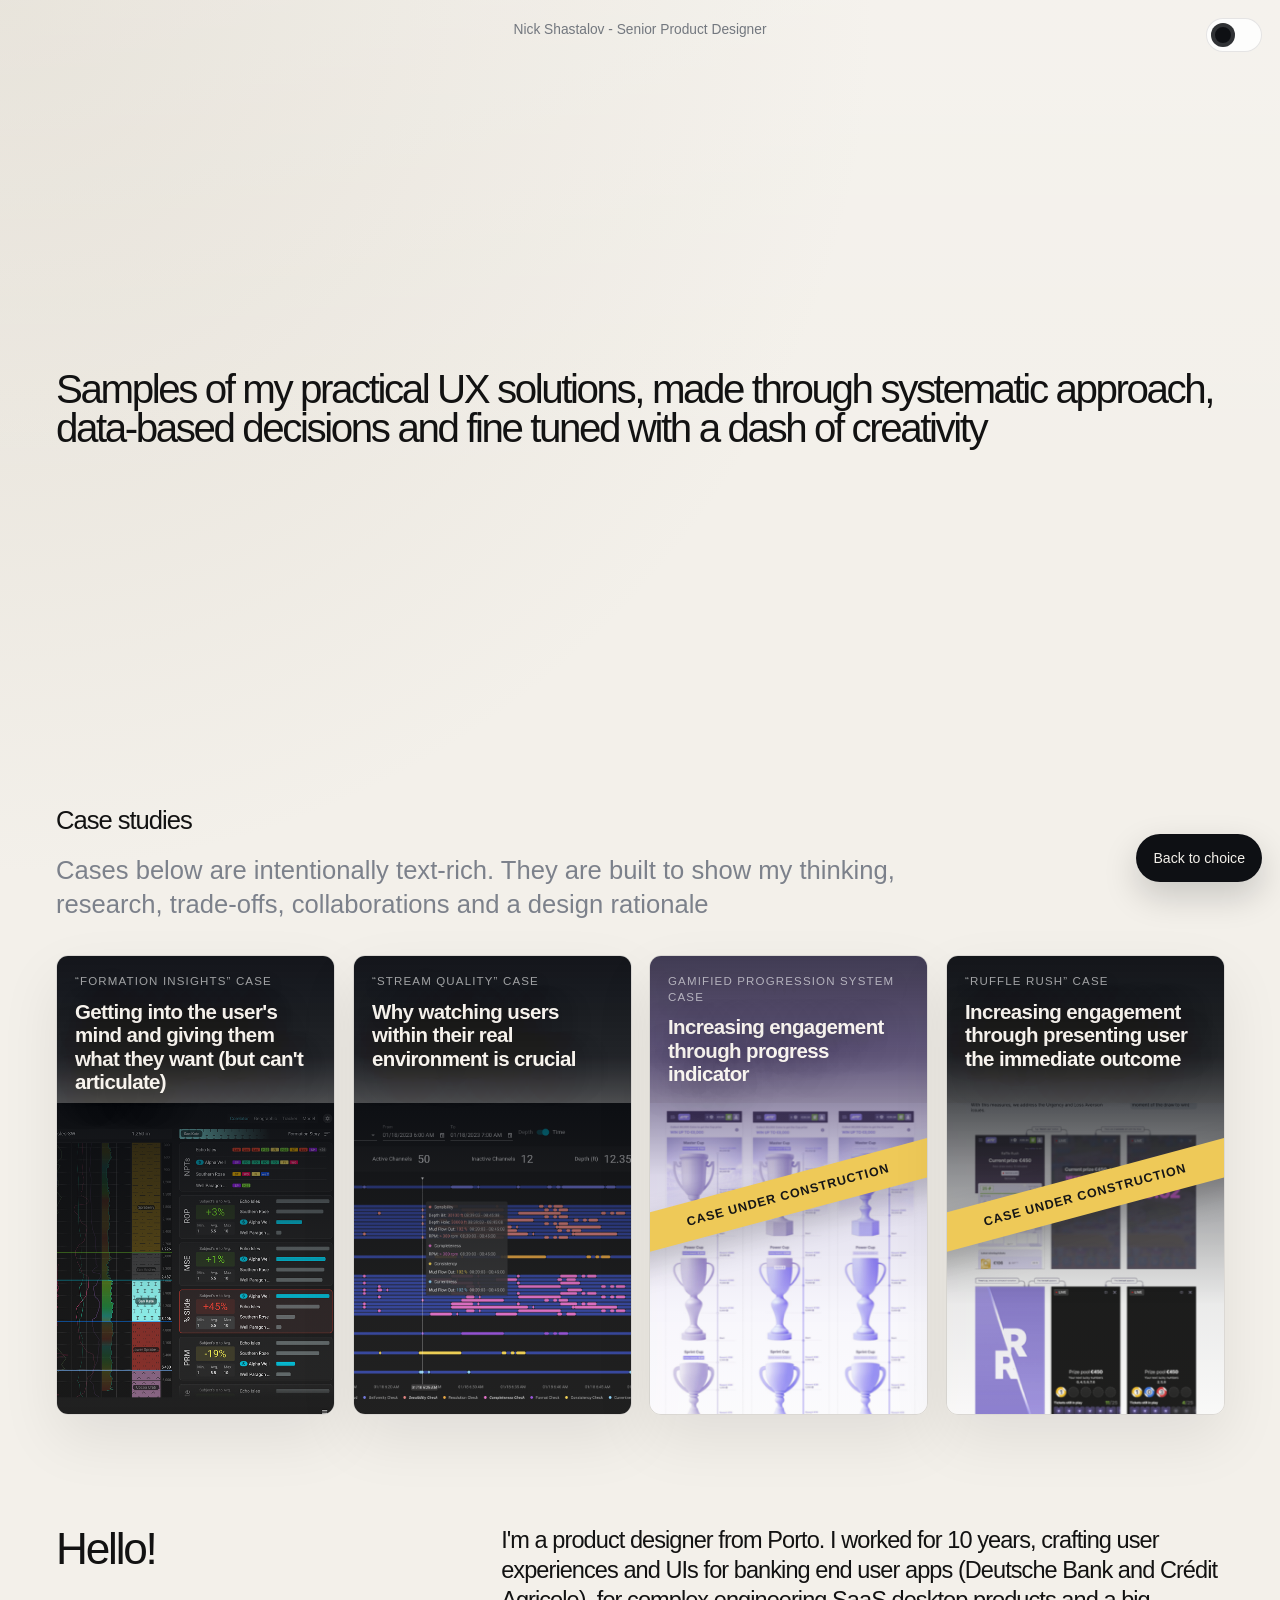
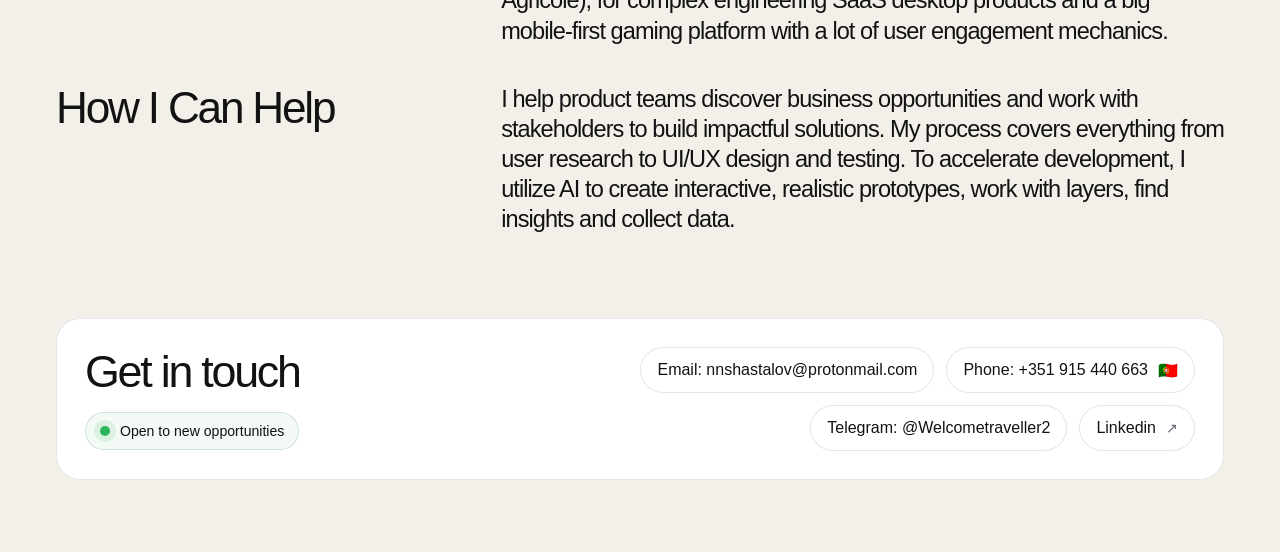
<file: index.html>
<!DOCTYPE html>
<html lang="en" data-theme="light">
  <head>
    <meta charset="UTF-8" />
    <meta name="viewport" content="width=device-width, initial-scale=1.0" />
    <title>Nick Shastalov | Product Design Portfolio</title>
    <meta
      name="description"
      content="Portfolio of Nick Shastalov, senior product designer focused on product thinking, systems, and measurable user outcomes."
    />
    <link rel="stylesheet" href="./styles.css" />
    <script src="./theme.js" defer></script>
  </head>
  <body class="home-page">
    <div class="site-shell">
      <div class="page-meta page-meta-centered">Nick Shastalov - Senior Product Designer</div>

      <button class="theme-toggle theme-toggle-floating" type="button" aria-label="Toggle theme">
        <span class="theme-toggle-track">
          <span class="theme-toggle-thumb"></span>
        </span>
      </button>

      <div class="copy-toast" aria-live="polite" aria-atomic="true"></div>

      <main>
        <section class="hero hero-centered">
          <div class="hero-copy">
            <h1>
              Samples of my practical UX solutions, made through
              <span class="hero-highlight hero-highlight-delay-1">systematic approach</span>,
              <span class="hero-highlight hero-highlight-delay-2">data-based decisions</span>
              and fine tuned with
              <span class="hero-highlight hero-highlight-delay-3">a dash of creativity</span>
            </h1>
          </div>
        </section>

        <section class="section-heading section-heading-cases scroll-reveal-block" id="cases">
          <h2>Case studies</h2>
          <p>
            Cases below are intentionally text-rich. They are built to show my
            thinking, research, trade-offs, collaborations and a design rationale
          </p>
        </section>

        <section class="case-grid case-grid-row scroll-reveal-block">
          <a class="case-tile" href="./case-dashboard.html">
            <img
              class="case-card-image"
              src="./assets/formation-insights-thumb.png"
              alt="Formation Insights tile preview"
            />
            <span class="case-tile-overlay"></span>
            <div class="case-tile-copy">
              <p class="case-kicker">“Formation Insights” case</p>
              <h3>Getting into the user's mind and giving them what they want (but can't articulate)</h3>
            </div>
          </a>

          <a class="case-tile" href="./case-stream-quality.html">
            <img
              class="case-card-image"
              src="./assets/stream-quality-main.png"
              alt="Stream Quality tile preview"
            />
            <span class="case-tile-overlay"></span>
            <div class="case-tile-copy">
              <p class="case-kicker">“Stream Quality” case</p>
              <h3>Why watching users within their real environment is crucial</h3>
            </div>
          </a>

          <div class="case-tile case-tile-light case-tile-disabled" aria-disabled="true">
            <img
              class="case-card-image"
              src="./assets/case-cups.png"
              alt="Gamified Progression System tile preview"
            />
            <span class="case-tile-overlay"></span>
            <span class="case-tile-ribbon case-tile-ribbon-slow">
              <span>Case under construction</span>
              <span aria-hidden="true">Case under construction</span>
            </span>
            <div class="case-tile-copy">
              <p class="case-kicker">Gamified Progression System case</p>
              <h3>Increasing engagement through progress indicator</h3>
            </div>
          </div>

          <div class="case-tile case-tile-disabled" aria-disabled="true">
            <img
              class="case-card-image"
              src="./assets/case-raffle-rush.png"
              alt="Ruffle Rush tile preview"
            />
            <span class="case-tile-overlay"></span>
            <span class="case-tile-ribbon case-tile-ribbon-slower">
              <span>Case under construction</span>
              <span aria-hidden="true">Case under construction</span>
            </span>
            <div class="case-tile-copy">
              <p class="case-kicker">“Ruffle Rush” case</p>
              <h3>Increasing engagement through presenting user the immediate outcome</h3>
            </div>
          </div>
        </section>

        <section class="bio-layout">
          <div class="bio-row">
            <h2>Hello!</h2>
            <p>
              I'm a product designer from Porto. I worked for 10 years,
              crafting user experiences and UIs for banking end user apps
              (Deutsche Bank and Crédit Agricole), for complex engineering SaaS
              desktop products and a big mobile-first gaming platform with a lot
              of user engagement mechanics.
            </p>
          </div>

          <div class="bio-row">
            <h2>How I Can Help</h2>
            <p>
              I help product teams discover business opportunities and work with
              stakeholders to build impactful solutions. My process covers
              everything from user research to UI/UX design and testing. To
              accelerate development, I utilize AI to create interactive,
              realistic prototypes, work with layers, find insights and collect
              data.
            </p>
          </div>
        </section>

        <section class="contact-strip contact-strip-home" id="contact">
          <div class="contact-copy">
            <h2>Get in touch</h2>
            <div class="availability-pill">
              <span class="availability-dot"></span>
              <span>Open to new opportunities</span>
            </div>
          </div>

          <div class="contact-tags">
            <button class="contact-tag contact-copy-trigger" type="button" data-copy-label="Email" data-copy-value="nnshastalov@protonmail.com">
              Email: nnshastalov@protonmail.com
              <span class="contact-hover-copy">Copy</span>
            </button>
            <button class="contact-tag contact-copy-trigger" type="button" data-copy-label="Phone" data-copy-value="+351 915 440 663">
              <span>Phone: +351 915 440 663</span>
              <span>🇵🇹</span>
              <span class="contact-hover-copy">Copy</span>
            </button>
            <button class="contact-tag contact-copy-trigger" type="button" data-copy-label="Telegram" data-copy-value="@Welcometraveller2">
              Telegram: @Welcometraveller2
              <span class="contact-hover-copy">Copy</span>
            </button>
            <a
              class="contact-tag contact-linkedin"
              href="https://www.linkedin.com/in/nick-shastalov-0b01b7a9/?locale=en-US"
              target="_blank"
              rel="noreferrer"
            >
              <span>Linkedin</span>
              <span class="link-icon" aria-hidden="true">↗</span>
              <span class="contact-hover-copy">to linkedin</span>
            </a>
          </div>
        </section>
      </main>

      <a class="button button-primary gallery-back-button gallery-back-button-compact" href="./portfolio-choice.html">Back to choice</a>
    </div>
  </body>
</html>
</file>
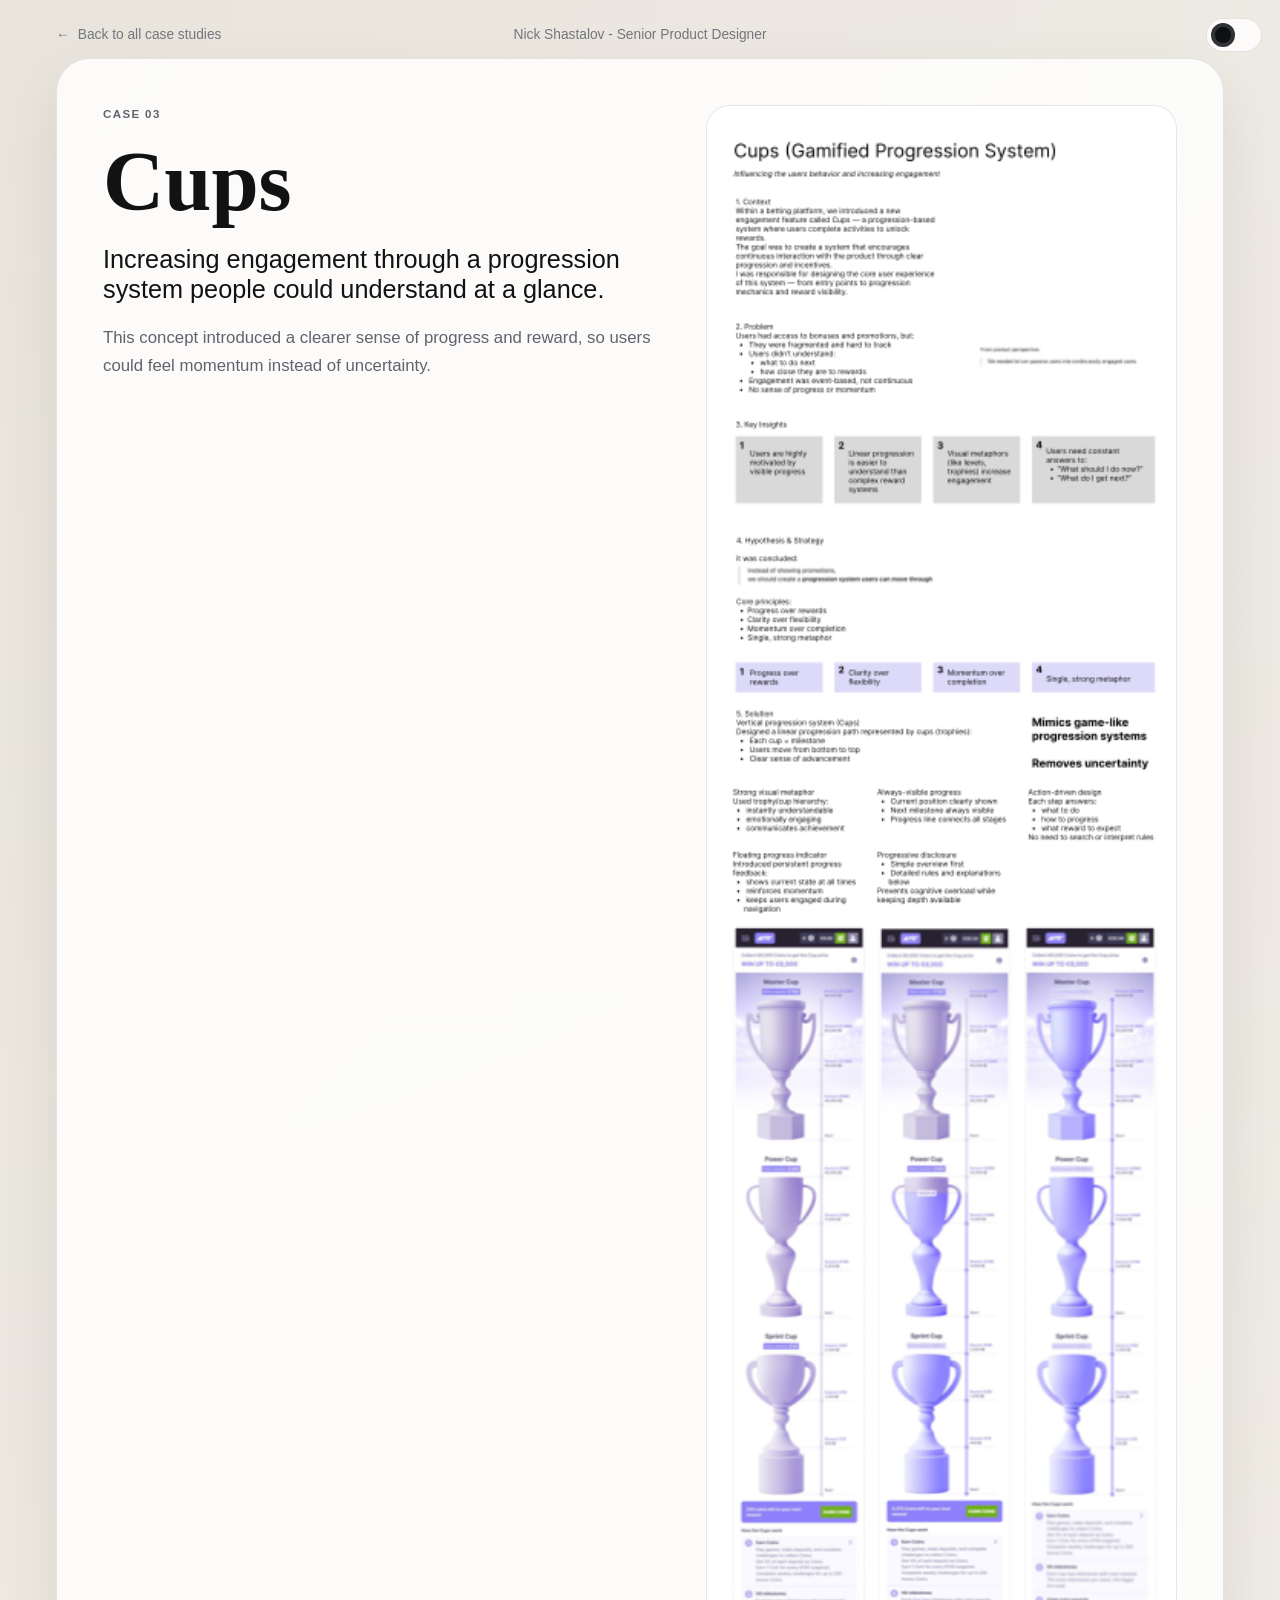
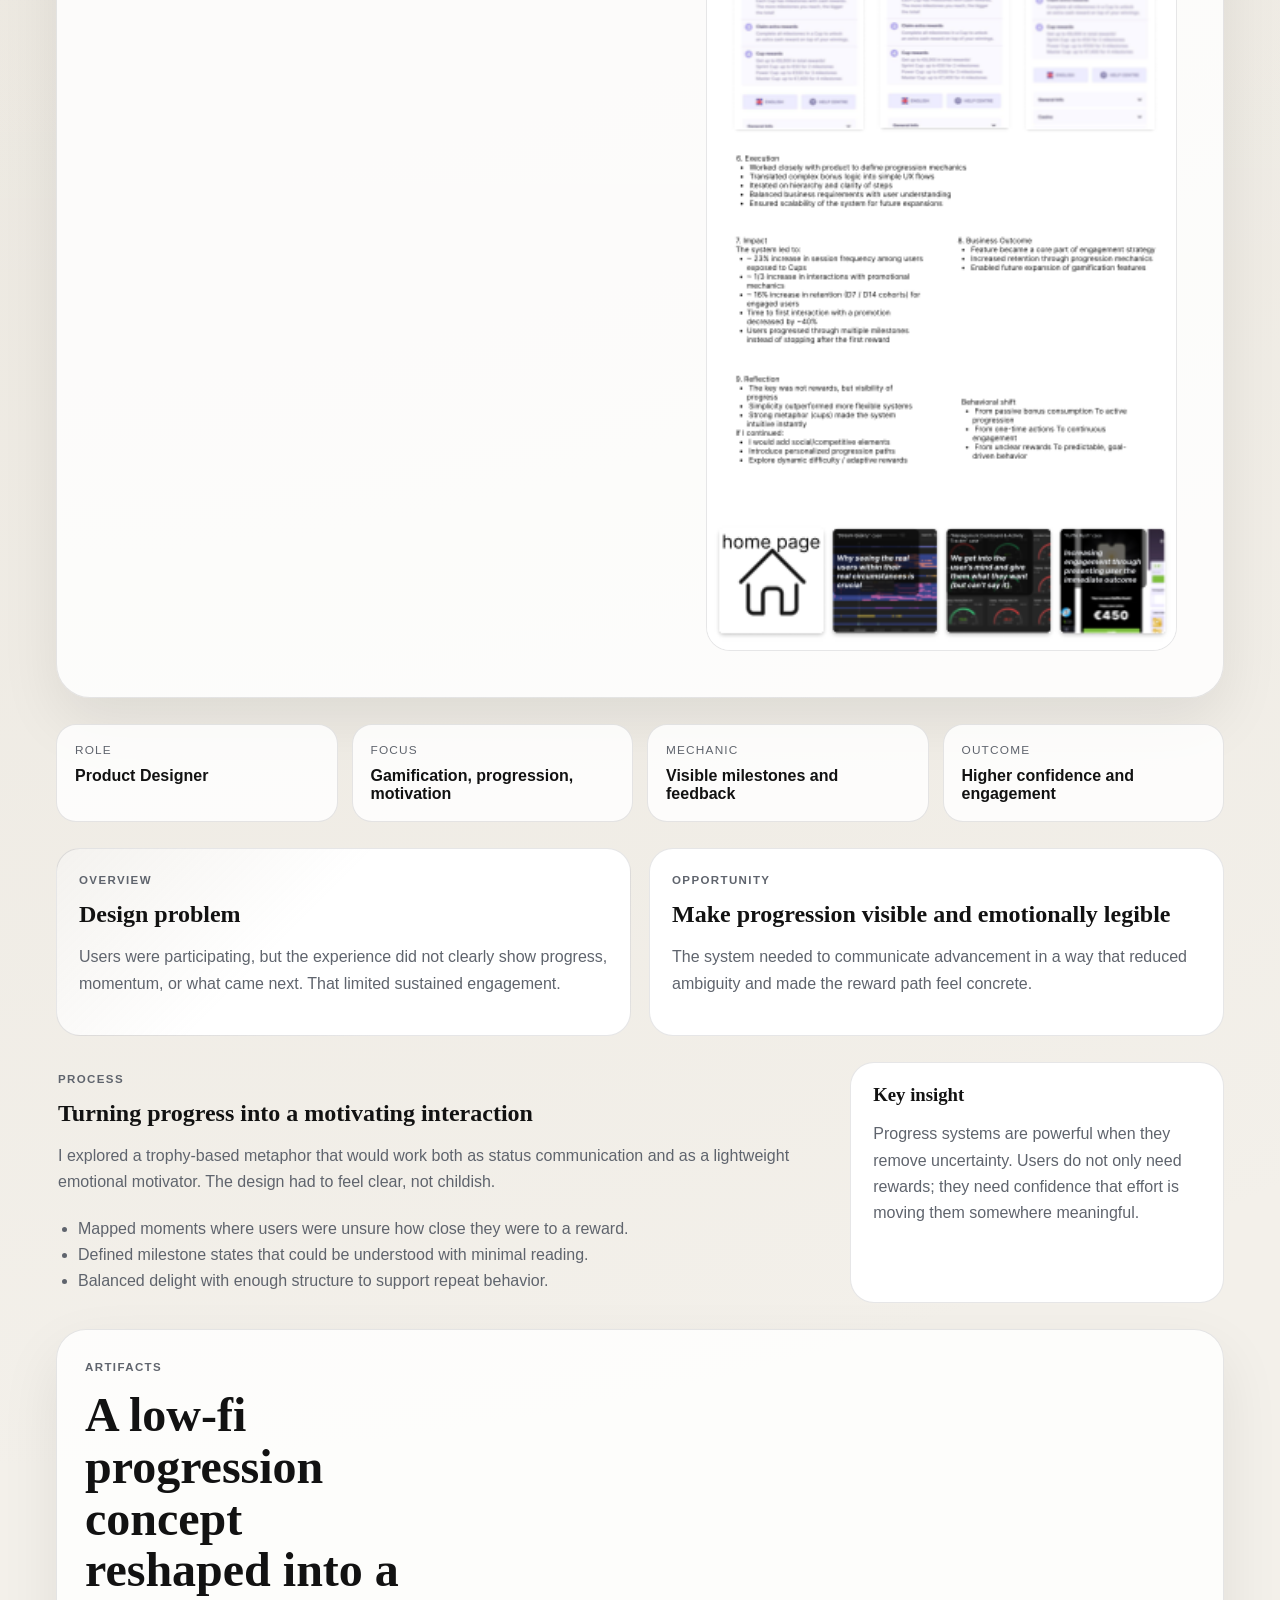
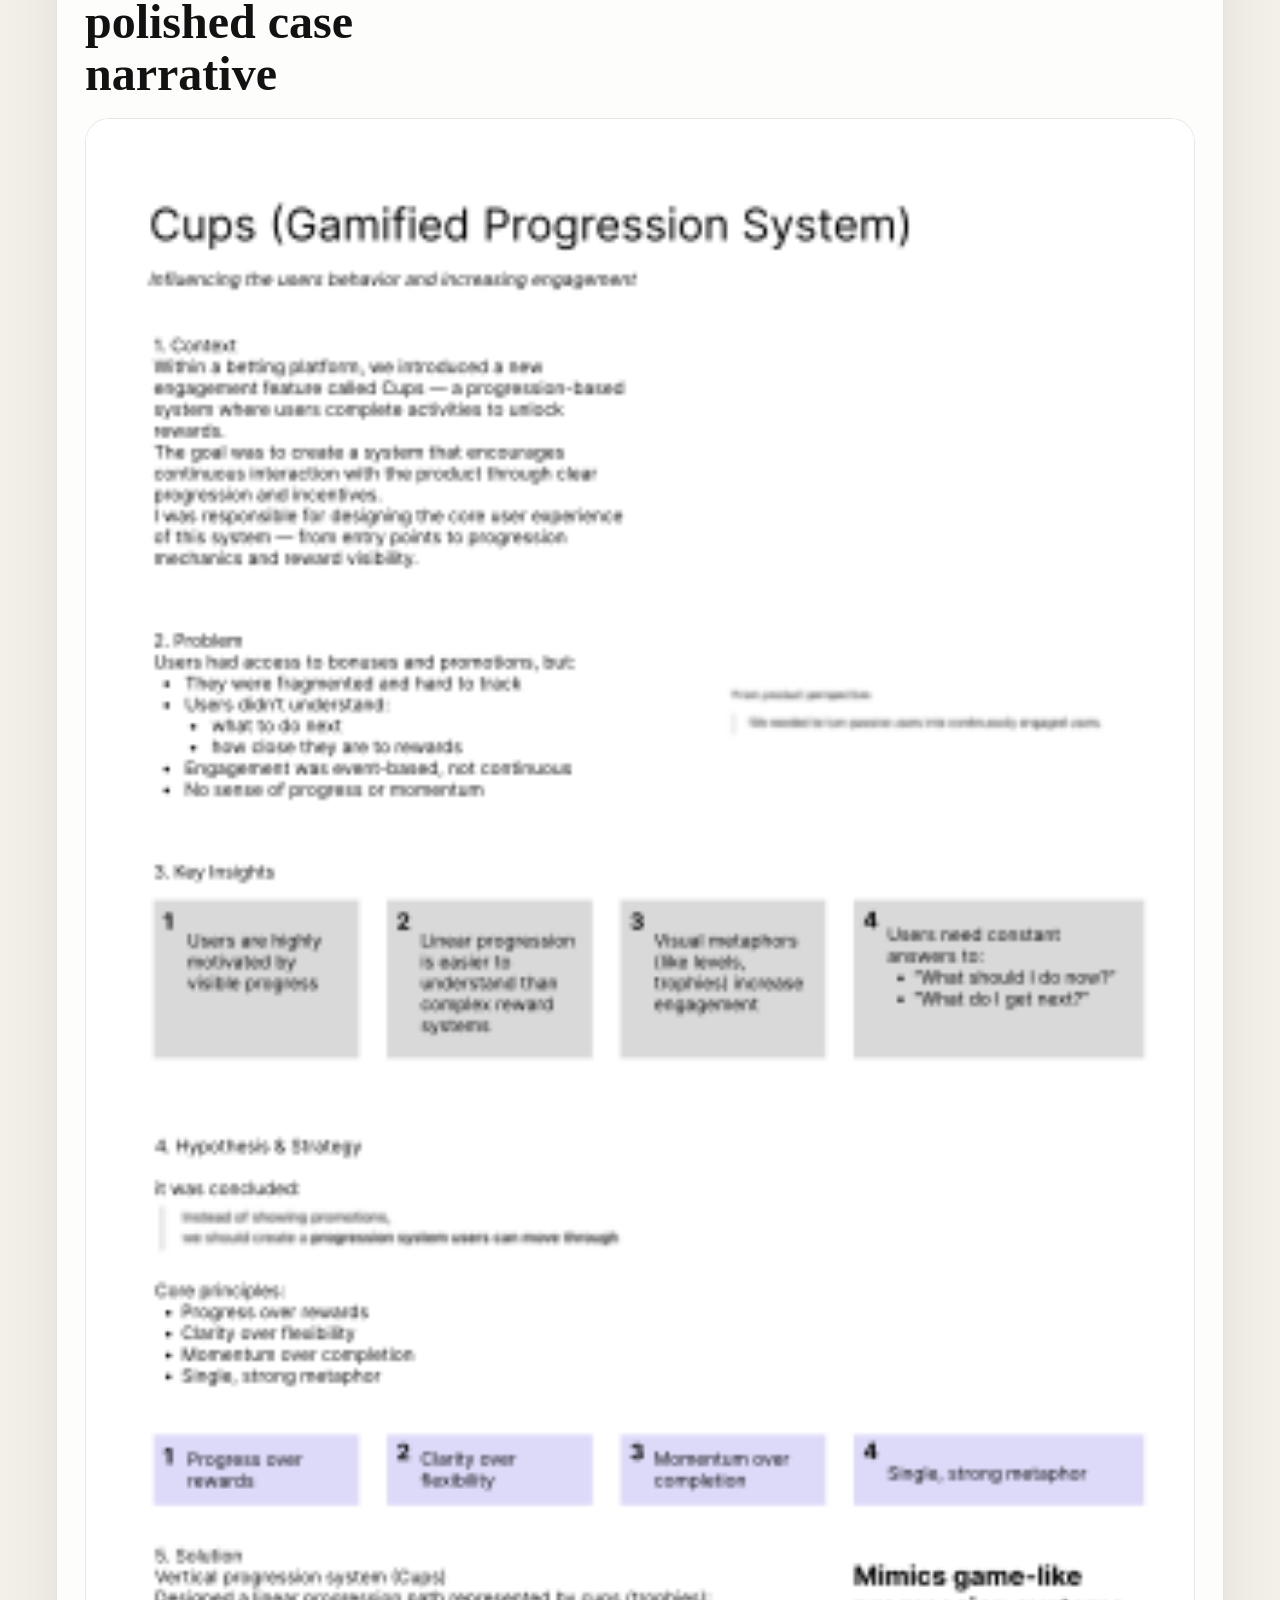
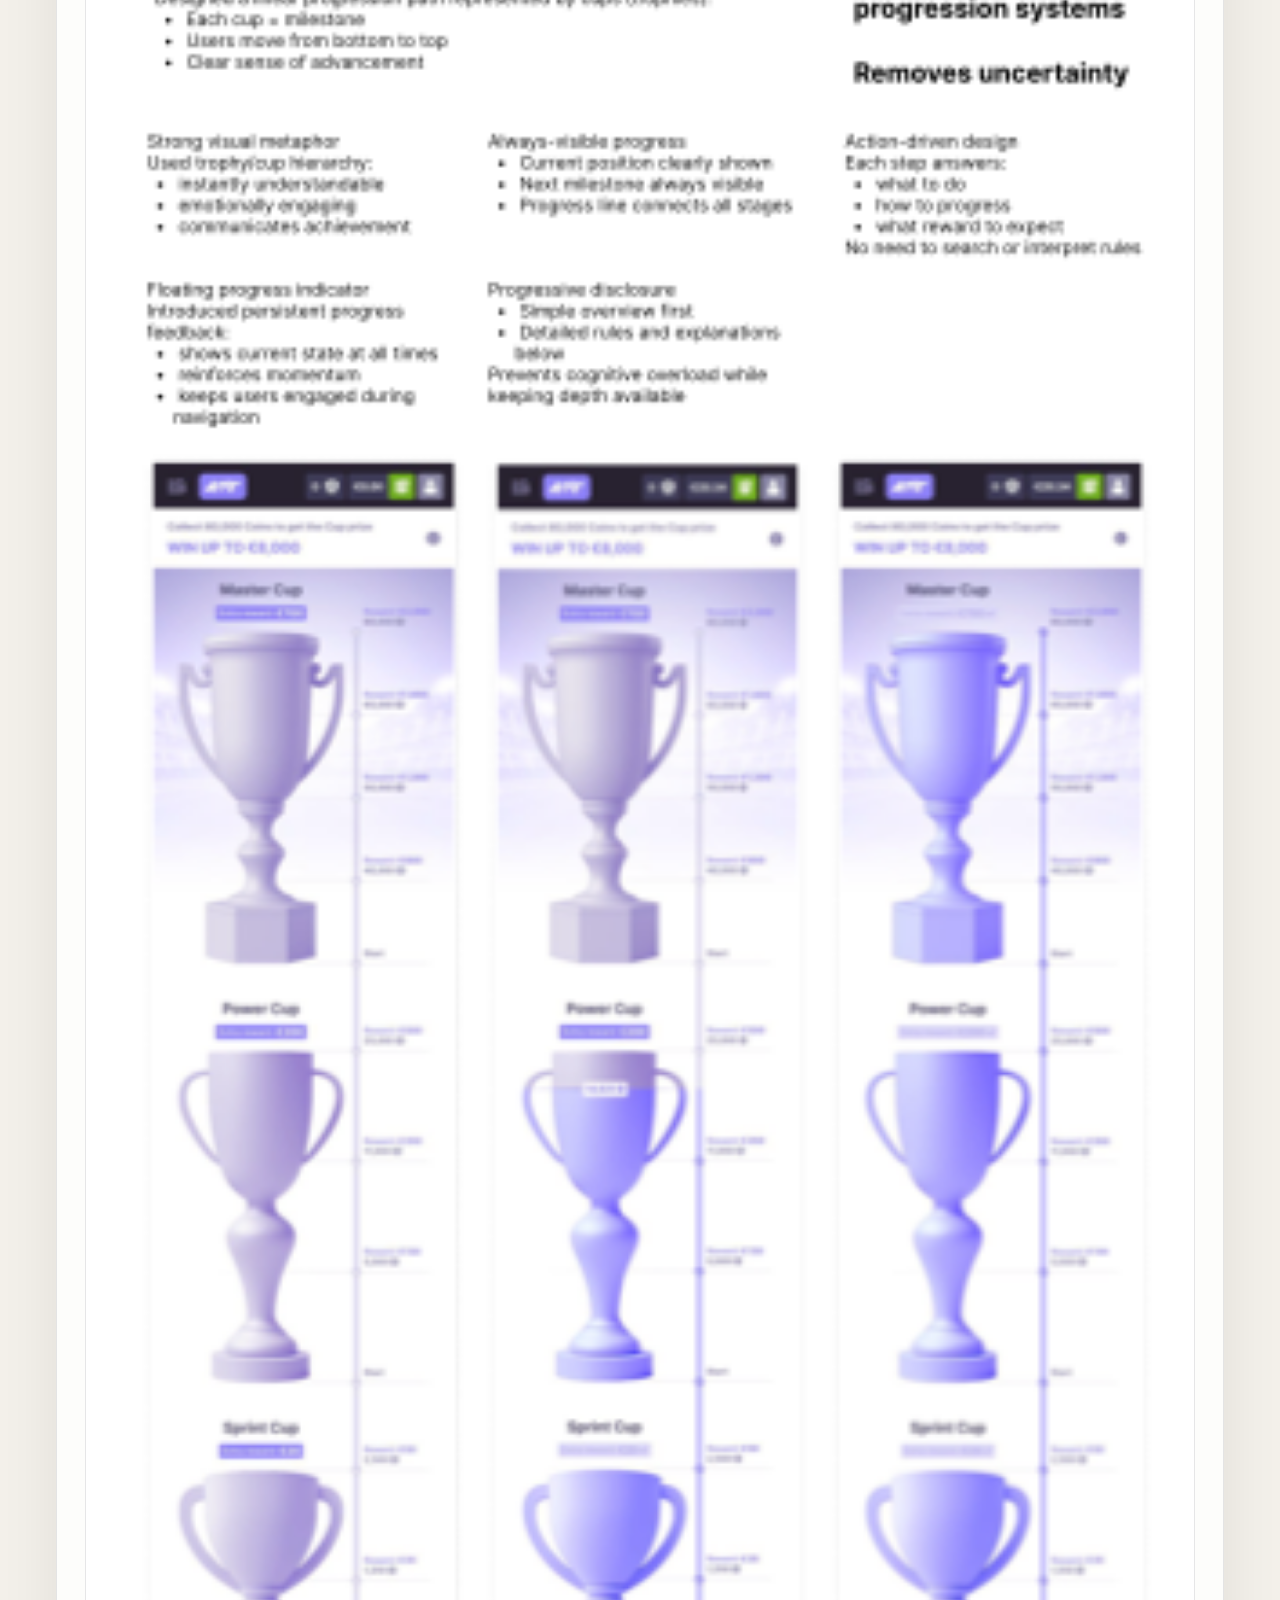
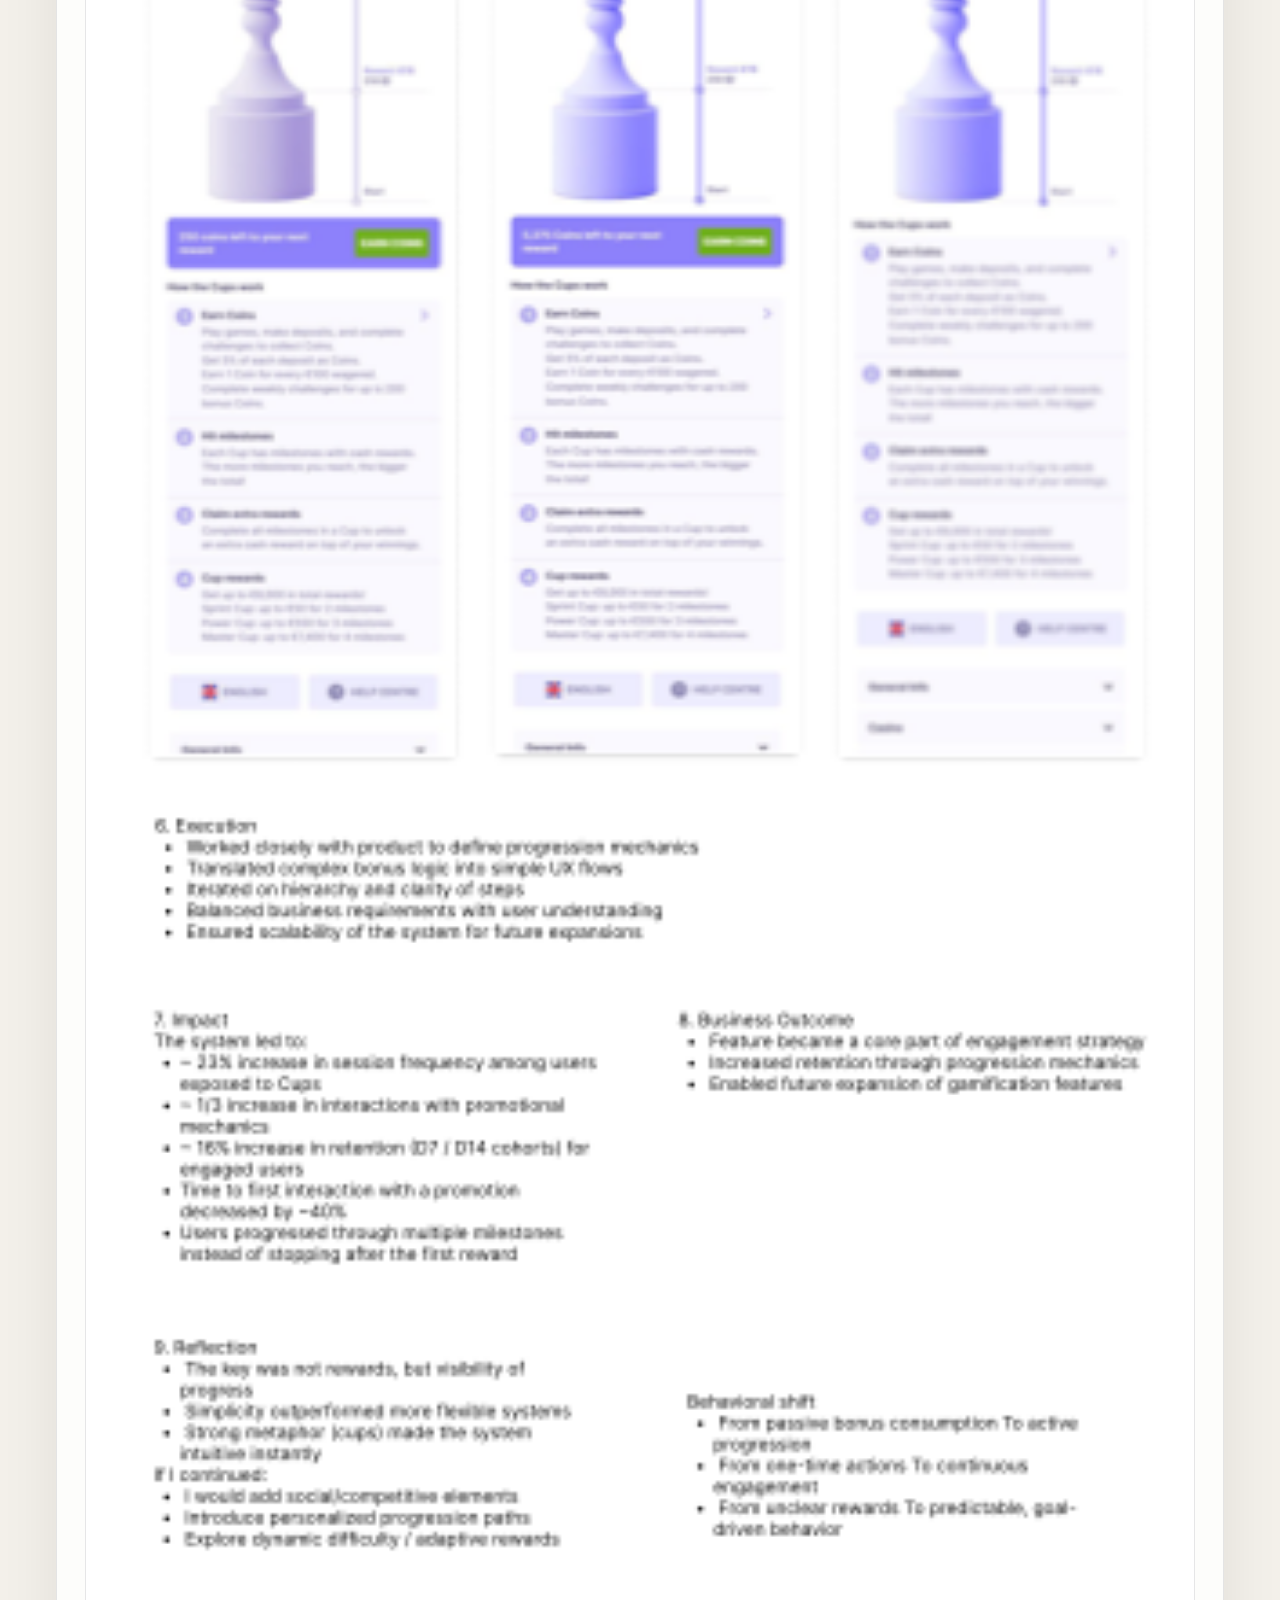
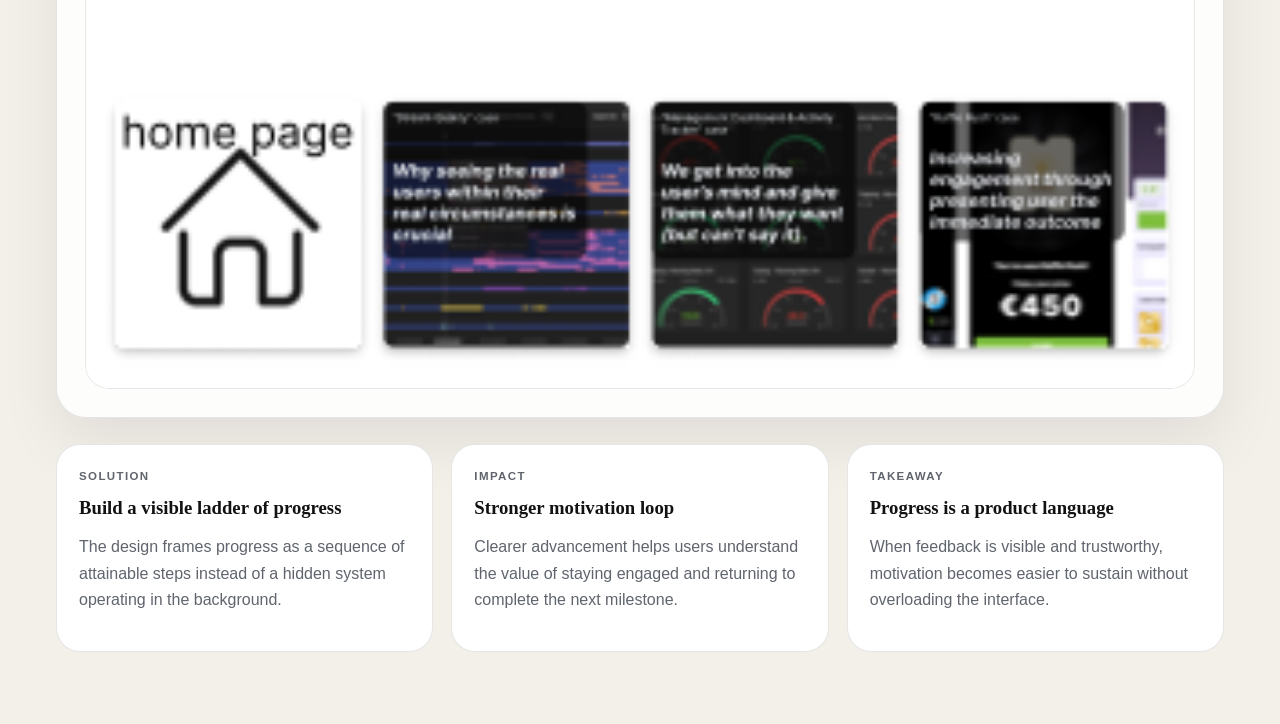
<file: case-cups.html>
<!DOCTYPE html>
<html lang="en" data-theme="light">
  <head>
    <meta charset="UTF-8" />
    <meta name="viewport" content="width=device-width, initial-scale=1.0" />
    <title>Cups | Nick Shastalov</title>
    <meta
      name="description"
      content="Cups gamified progression system case study by Nick Shastalov."
    />
    <link rel="stylesheet" href="./styles.css" />
    <script src="./theme.js" defer></script>
  </head>
  <body class="case-page">
    <div class="site-shell">
      <div class="page-meta page-meta-row page-meta-case">
        <a class="back-link-subtle back-link-arrow" href="./index.html">Back to all case studies</a>
        <span>Nick Shastalov - Senior Product Designer</span>
      </div>

      <button class="theme-toggle theme-toggle-floating" type="button" aria-label="Toggle theme">
        <span class="theme-toggle-track">
          <span class="theme-toggle-thumb"></span>
        </span>
      </button>

      <main class="case-layout">
        <section class="case-hero">
          <div class="case-hero-copy">
            <p class="eyebrow">Case 03</p>
            <h1>Cups</h1>
            <p class="case-hero-tagline">
              Increasing engagement through a progression system people could
              understand at a glance.
            </p>
            <p class="lead">
              This concept introduced a clearer sense of progress and reward, so
              users could feel momentum instead of uncertainty.
            </p>
          </div>
          <div class="case-hero-media">
            <img src="./assets/case-cups.png" alt="Cups case preview" />
          </div>
        </section>

        <section class="case-meta">
          <div><span>Role</span><strong>Product Designer</strong></div>
          <div><span>Focus</span><strong>Gamification, progression, motivation</strong></div>
          <div><span>Mechanic</span><strong>Visible milestones and feedback</strong></div>
          <div><span>Outcome</span><strong>Higher confidence and engagement</strong></div>
        </section>

        <section class="story-grid">
          <article class="story-card story-card-accent">
            <p class="section-label">Overview</p>
            <h2>Design problem</h2>
            <p>
              Users were participating, but the experience did not clearly show
              progress, momentum, or what came next. That limited sustained
              engagement.
            </p>
          </article>
          <article class="story-card">
            <p class="section-label">Opportunity</p>
            <h2>Make progression visible and emotionally legible</h2>
            <p>
              The system needed to communicate advancement in a way that reduced
              ambiguity and made the reward path feel concrete.
            </p>
          </article>
        </section>

        <section class="content-band">
          <div class="content-copy">
            <p class="section-label">Process</p>
            <h2>Turning progress into a motivating interaction</h2>
            <p>
              I explored a trophy-based metaphor that would work both as status
              communication and as a lightweight emotional motivator. The design
              had to feel clear, not childish.
            </p>
            <ul class="detail-list">
              <li>Mapped moments where users were unsure how close they were to a reward.</li>
              <li>Defined milestone states that could be understood with minimal reading.</li>
              <li>Balanced delight with enough structure to support repeat behavior.</li>
            </ul>
          </div>
          <aside class="content-panel">
            <h3>Key insight</h3>
            <p>
              Progress systems are powerful when they remove uncertainty. Users do
              not only need rewards; they need confidence that effort is moving
              them somewhere meaningful.
            </p>
          </aside>
        </section>

        <section class="visual-section">
          <p class="section-label">Artifacts</p>
          <h2>A low-fi progression concept reshaped into a polished case narrative</h2>
          <div class="visual-frame">
            <img src="./assets/case-cups.png" alt="Original Cups wireframe" />
          </div>
        </section>

        <section class="three-up">
          <article class="info-card">
            <p class="section-label">Solution</p>
            <h3>Build a visible ladder of progress</h3>
            <p>
              The design frames progress as a sequence of attainable steps instead
              of a hidden system operating in the background.
            </p>
          </article>
          <article class="info-card">
            <p class="section-label">Impact</p>
            <h3>Stronger motivation loop</h3>
            <p>
              Clearer advancement helps users understand the value of staying
              engaged and returning to complete the next milestone.
            </p>
          </article>
          <article class="info-card">
            <p class="section-label">Takeaway</p>
            <h3>Progress is a product language</h3>
            <p>
              When feedback is visible and trustworthy, motivation becomes easier
              to sustain without overloading the interface.
            </p>
          </article>
        </section>
      </main>
    </div>
  </body>
</html>
</file>
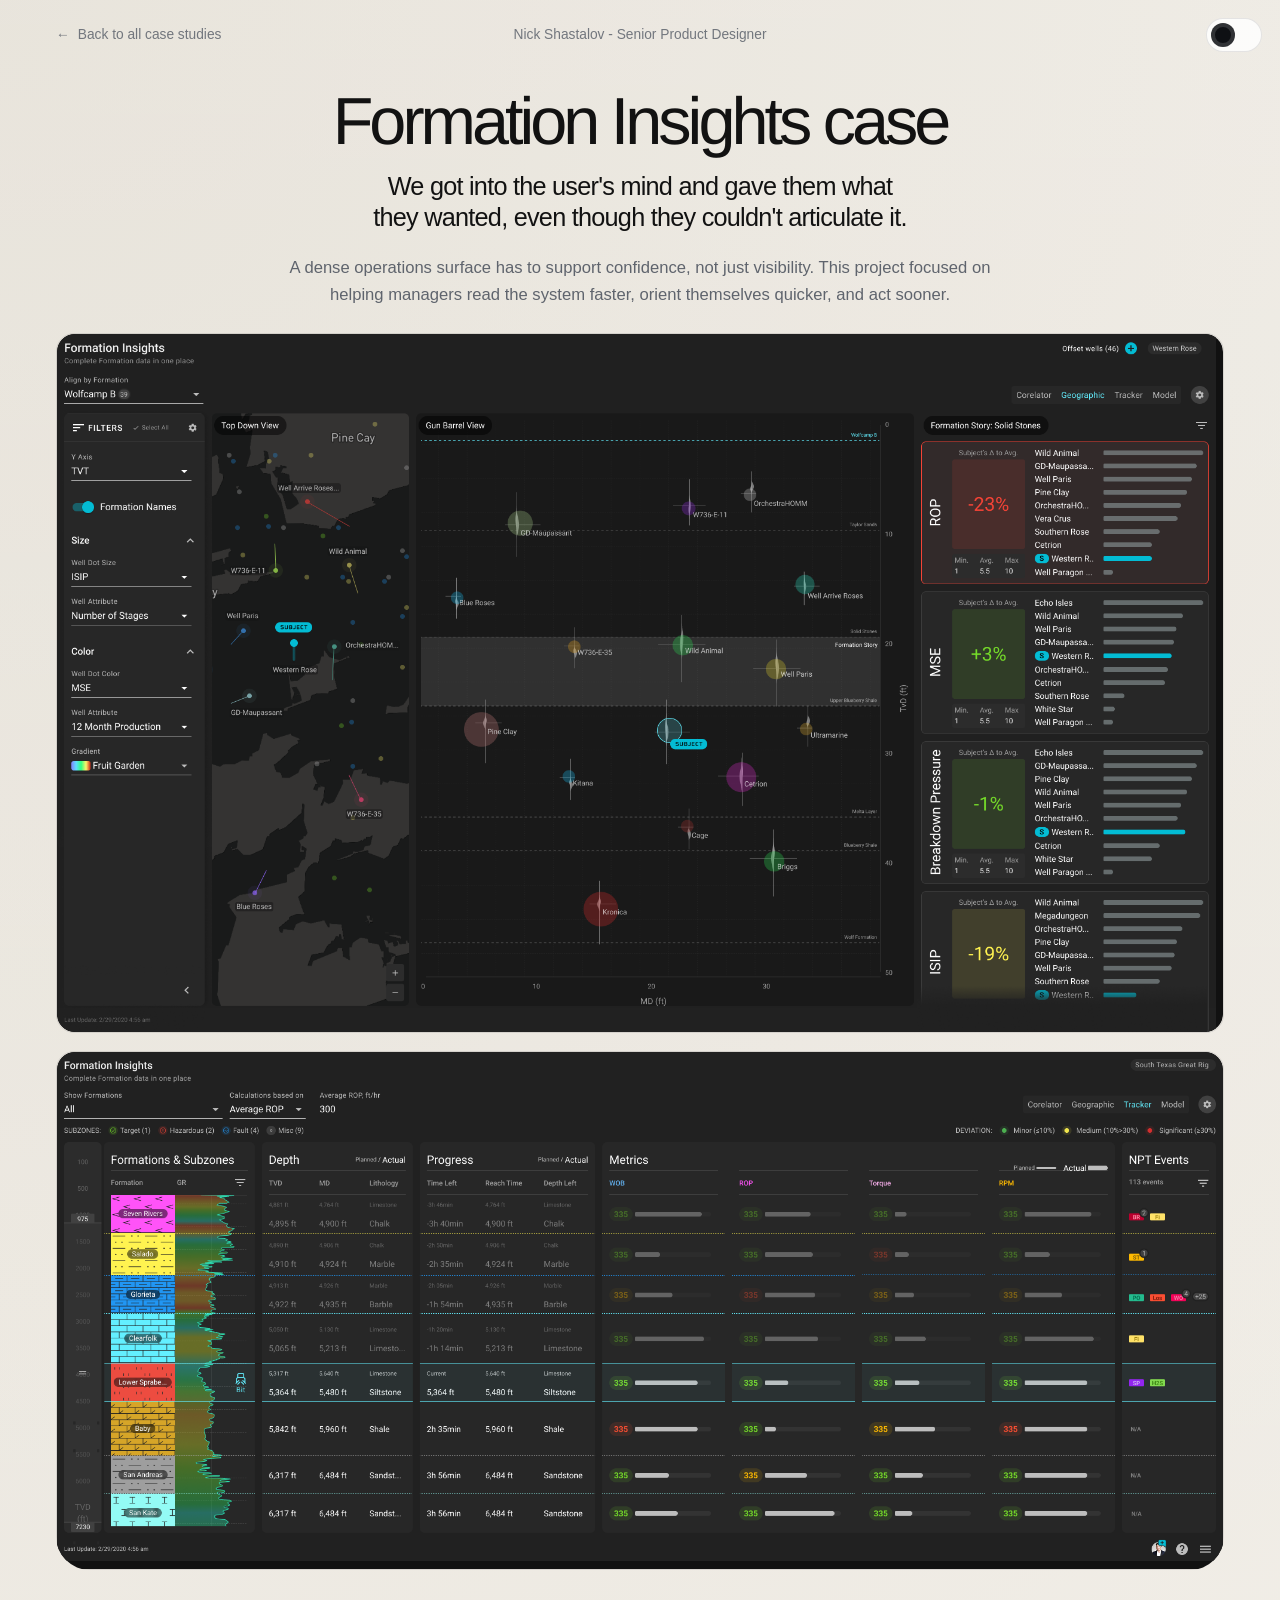
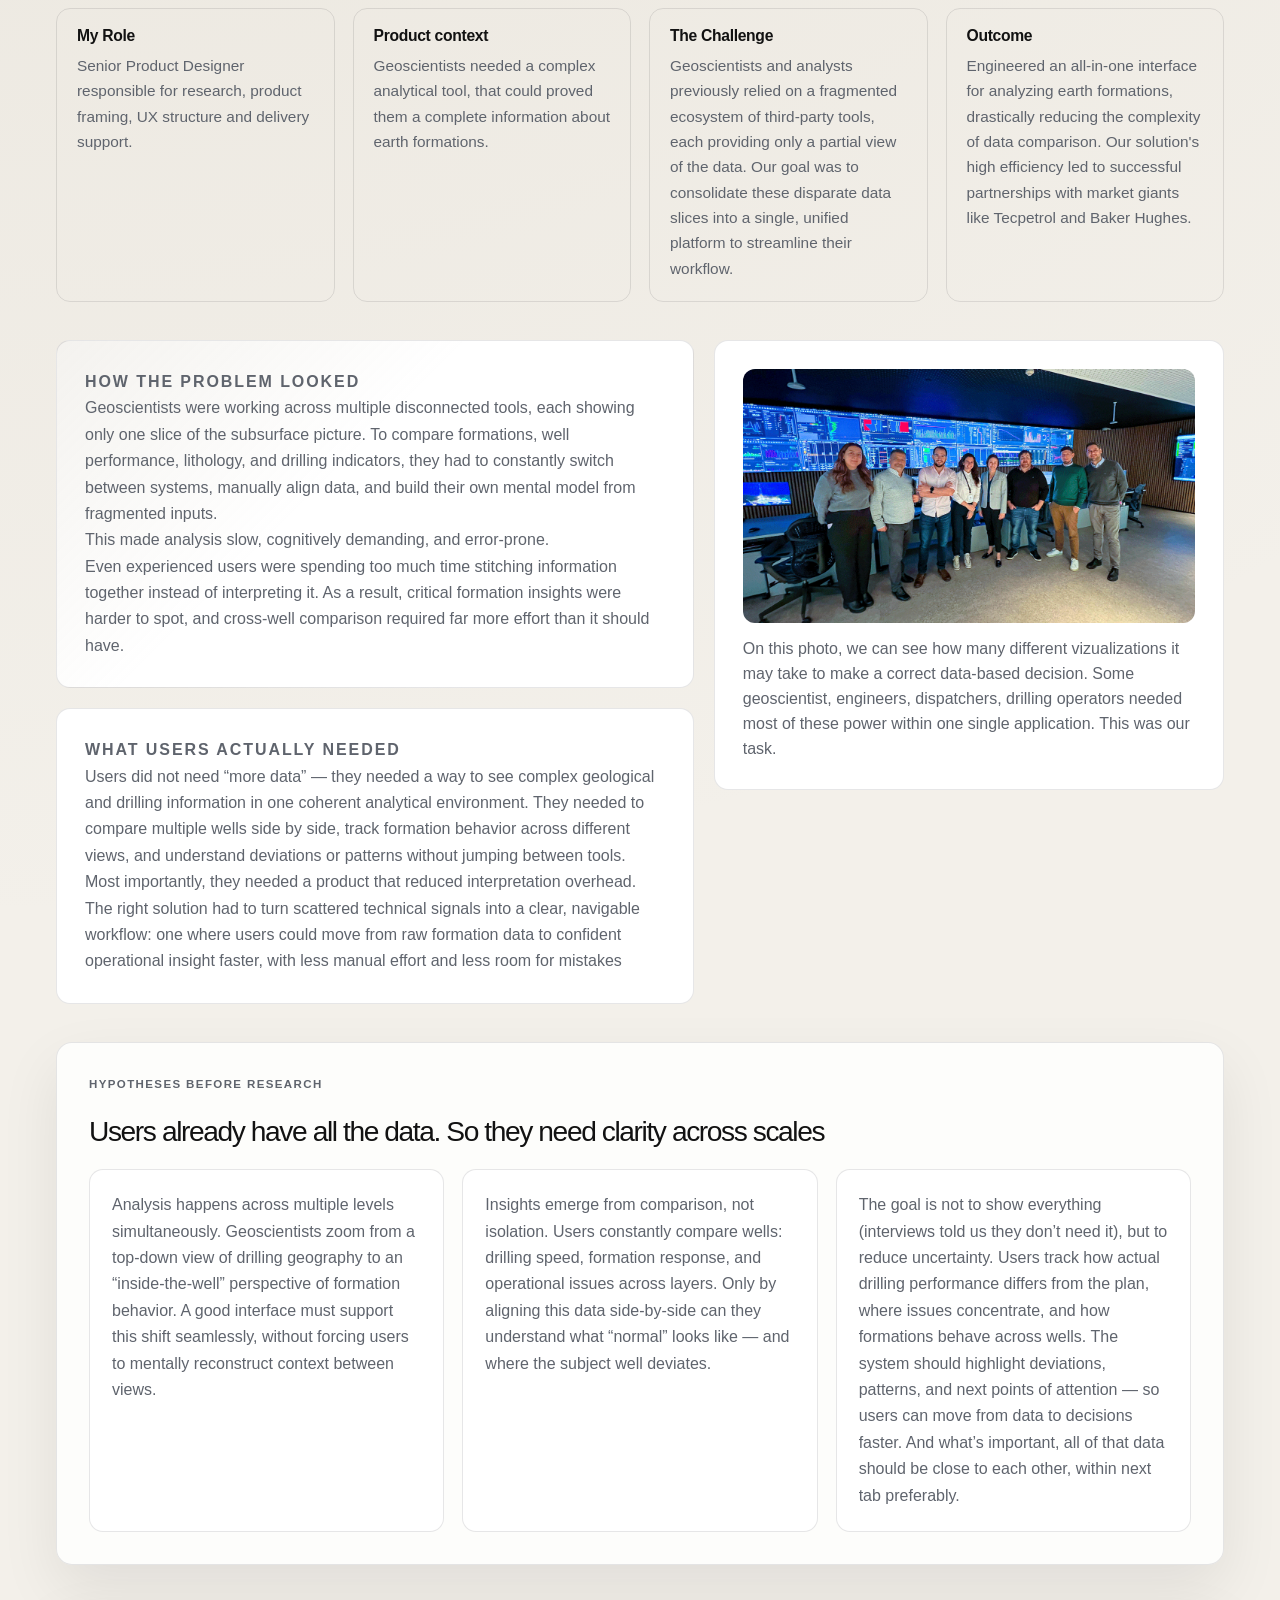
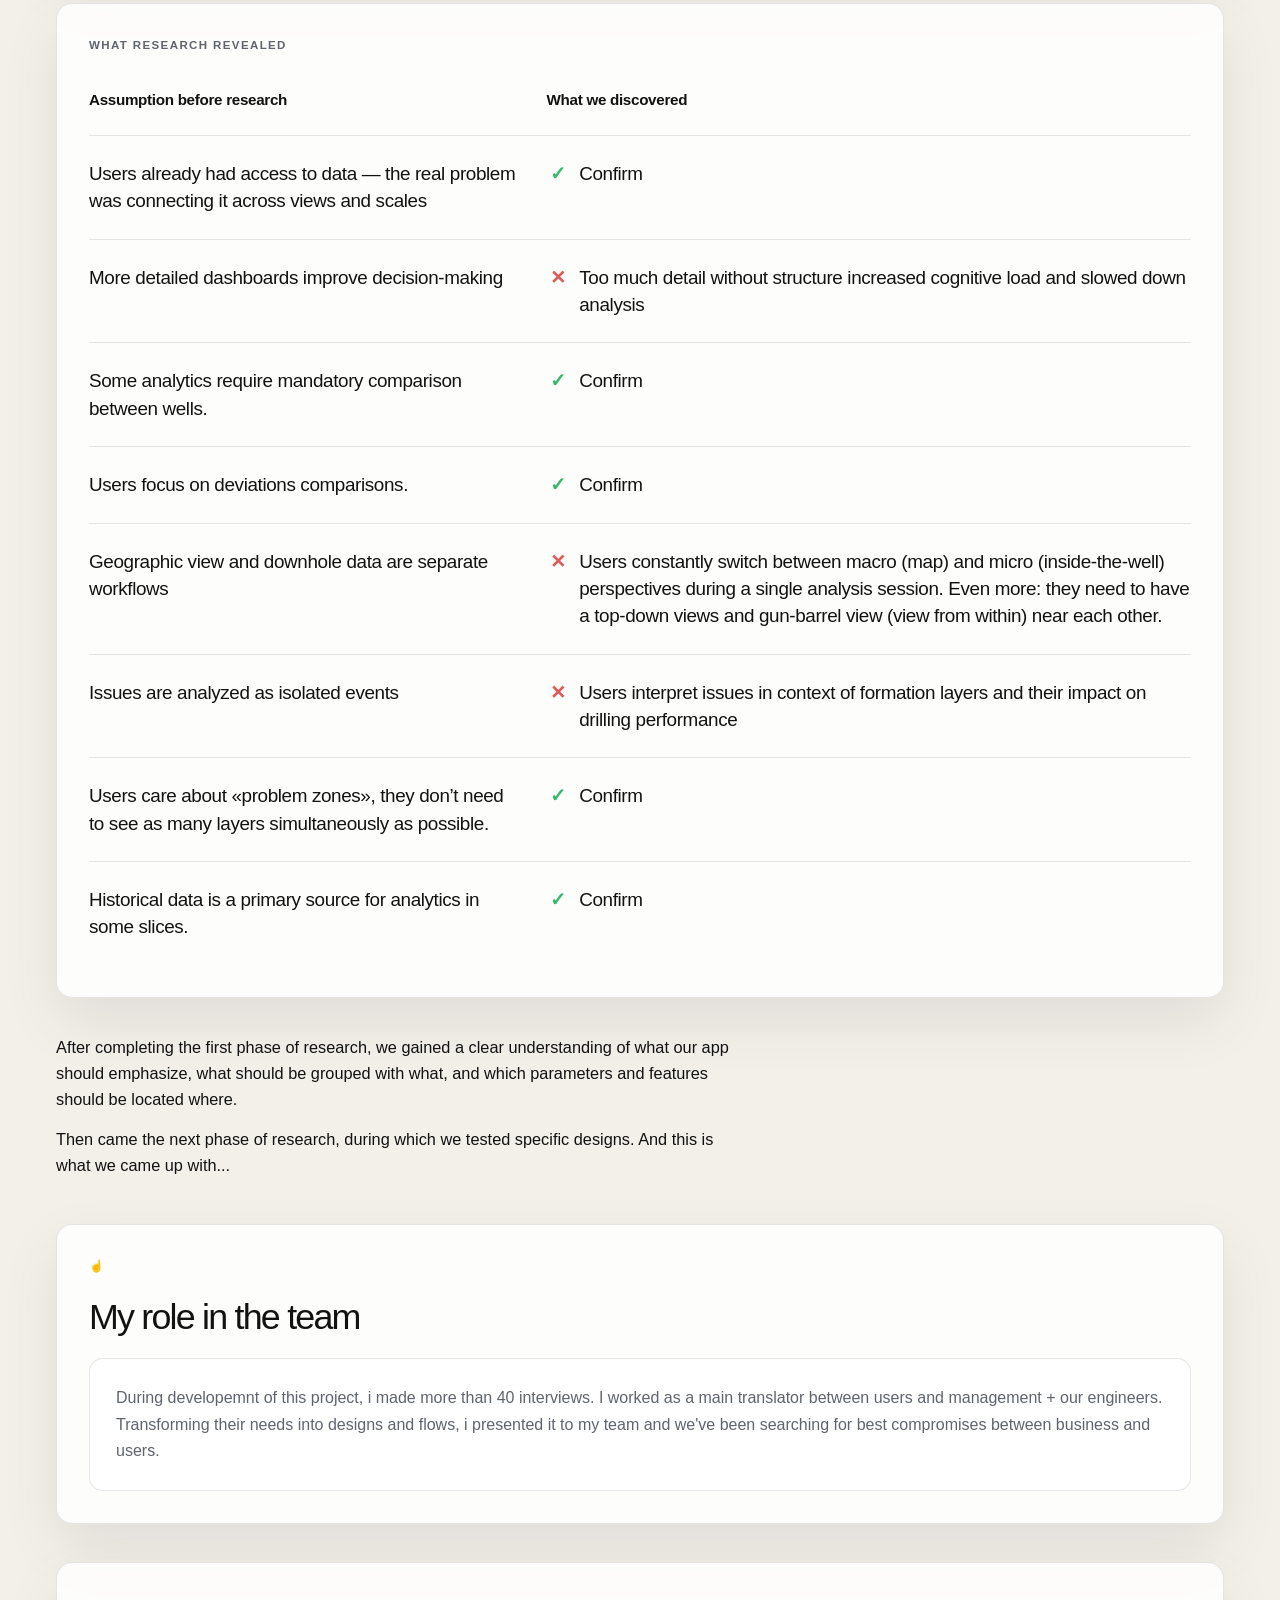
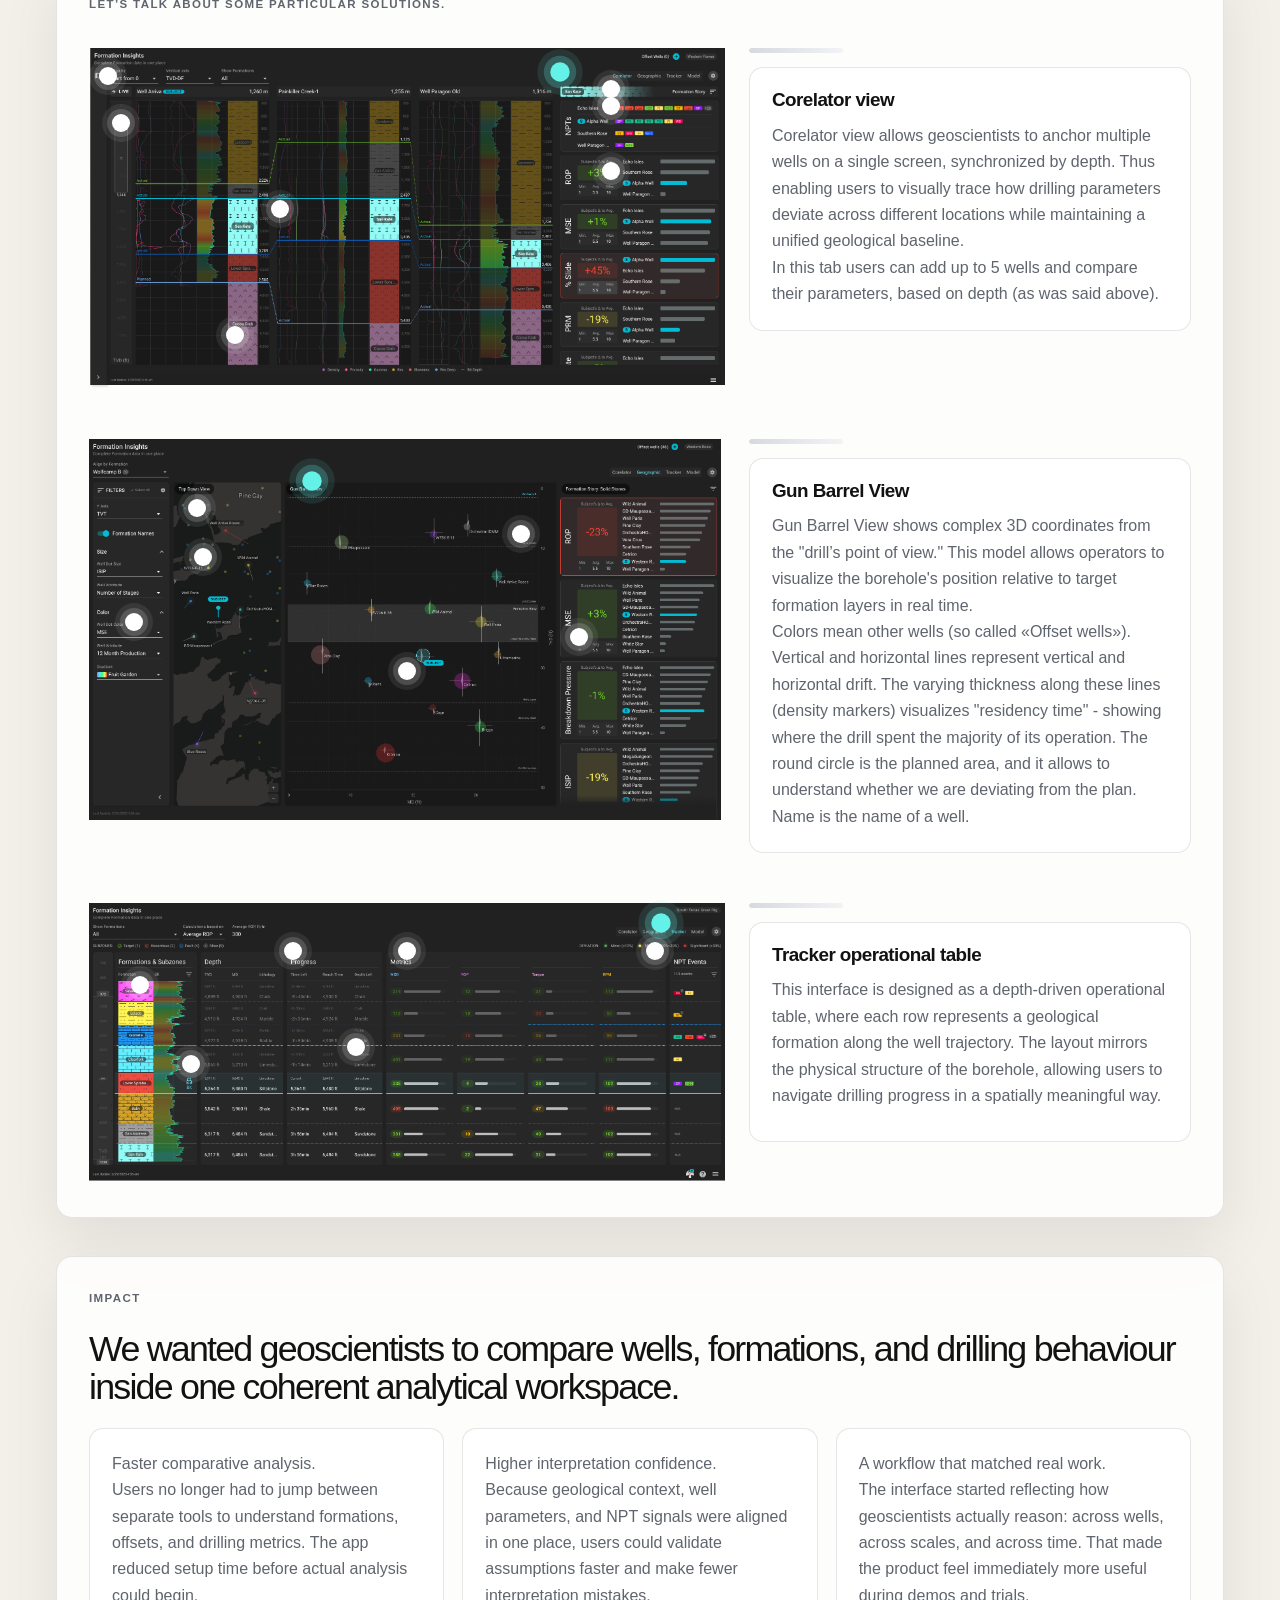
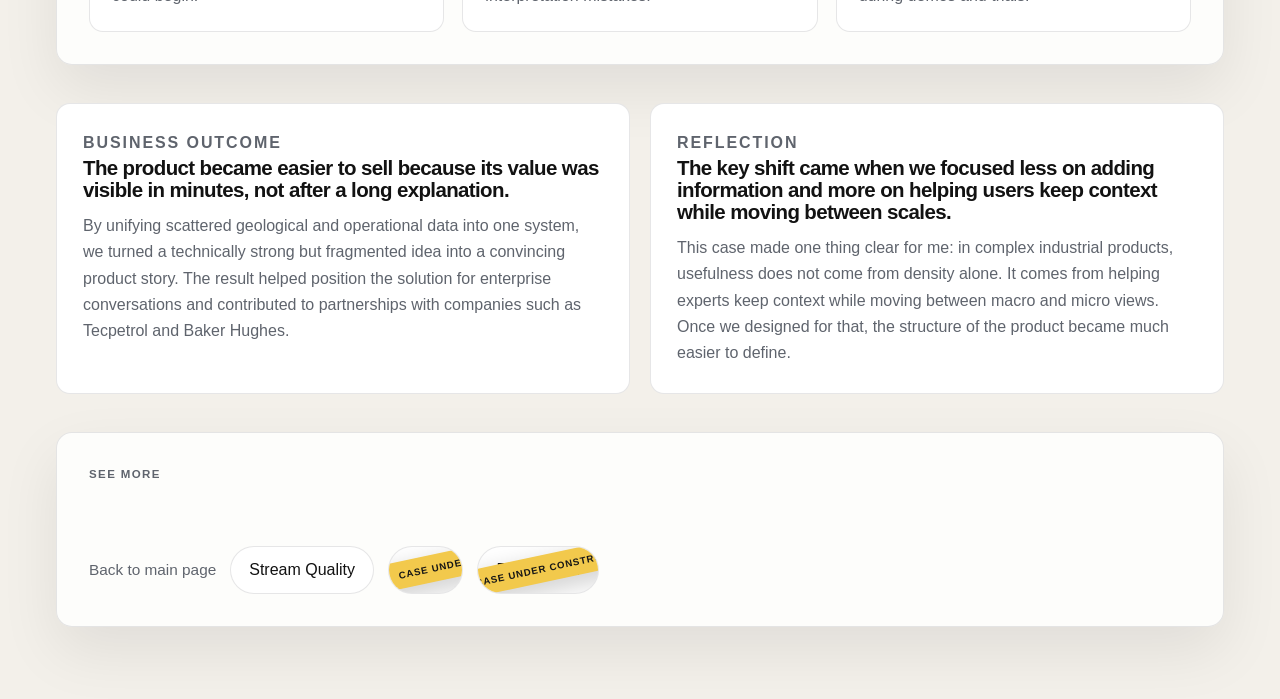
<file: case-dashboard.html>
<!DOCTYPE html>
<html lang="en" data-theme="light">
  <head>
    <meta charset="UTF-8" />
    <meta name="viewport" content="width=device-width, initial-scale=1.0" />
    <title>Formation Insights | Nick Shastalov</title>
    <meta
      name="description"
      content="Formation Insights case study by Nick Shastalov."
    />
    <link rel="stylesheet" href="./styles.css" />
    <script src="./theme.js" defer></script>
  </head>
  <body class="case-page">
    <div class="site-shell">
      <div class="page-meta page-meta-row page-meta-case">
        <a class="back-link-subtle back-link-arrow" href="./index.html">Back to all case studies</a>
        <span>Nick Shastalov - Senior Product Designer</span>
      </div>

      <button class="theme-toggle theme-toggle-floating" type="button" aria-label="Toggle theme">
        <span class="theme-toggle-track">
          <span class="theme-toggle-thumb"></span>
        </span>
      </button>

      <main class="case-layout case-layout-refined">
        <section class="case-hero case-hero-refined case-hero-stacked">
          <div class="case-hero-copy case-hero-copy-refined case-hero-copy-centered">
            <h1 class="case-title-compact">Formation Insights case</h1>
            <p class="case-hero-tagline case-hero-tagline-refined">
              We got into the user's mind and gave them what they wanted, even though they couldn't articulate it.
            </p>
            <p class="case-lead-refined">
              A dense operations surface has to support confidence, not just visibility. This
              project focused on helping managers read the system faster, orient themselves
              quicker, and act sooner.
            </p>
          </div>
          <div class="case-hero-media case-hero-media-refined">
            <div class="hero-duo">
              <figure class="hero-duo-card hero-duo-card-wide">
                <img
                  src="./assets/formation-insights-geographic.png"
                  alt="Formation Insights geographic view"
                />
              </figure>
              <figure class="hero-duo-card hero-duo-card-offset">
                <img
                  src="./assets/formation-insights-tracker.png"
                  alt="Formation Insights tracker view"
                />
              </figure>
            </div>
          </div>
        </section>

        <section class="case-meta case-meta-refined">
          <div>
            <strong>My Role</strong>
            <p>Senior Product Designer responsible for research, product framing, UX structure and delivery support.</p>
          </div>
          <div>
            <strong>Product context</strong>
            <p>Geoscientists needed a complex analytical tool, that could proved them a complete information about earth formations.</p>
          </div>
          <div>
            <strong>The Challenge</strong>
            <p>Geoscientists and analysts previously relied on a fragmented ecosystem of third-party tools, each providing only a partial view of the data. Our goal was to consolidate these disparate data slices into a single, unified platform to streamline their workflow.</p>
          </div>
          <div>
            <strong>Outcome</strong>
            <p>Engineered an all-in-one interface for analyzing earth formations, drastically reducing the complexity of data comparison. Our solution's high efficiency led to successful partnerships with market giants like Tecpetrol and Baker Hughes.</p>
          </div>
        </section>

        <section class="story-grid story-grid-refined story-grid-mixed">
          <div class="story-stack">
            <article class="story-card story-card-refined story-card-accent">
              <p class="section-label">How the problem looked</p>
              <p>
                Geoscientists were working across multiple disconnected tools, each showing only
                one slice of the subsurface picture. To compare formations, well performance,
                lithology, and drilling indicators, they had to constantly switch between systems,
                manually align data, and build their own mental model from fragmented inputs.
              </p>
              <p>
                This made analysis slow, cognitively demanding, and error-prone.
              </p>
              <p>
                Even experienced users were spending too much time stitching information together
                instead of interpreting it. As a result, critical formation insights were harder
                to spot, and cross-well comparison required far more effort than it should have.
              </p>
            </article>
            <article class="story-card story-card-refined">
              <p class="section-label">What users actually needed</p>
              <p>
                Users did not need “more data” — they needed a way to see complex geological and
                drilling information in one coherent analytical environment. They needed to compare
                multiple wells side by side, track formation behavior across different views, and
                understand deviations or patterns without jumping between tools.
              </p>
              <p>
                Most importantly, they needed a product that reduced interpretation overhead.
              </p>
              <p>
                The right solution had to turn scattered technical signals into a clear, navigable
                workflow: one where users could move from raw formation data to confident
                operational insight faster, with less manual effort and less room for mistakes
              </p>
            </article>
          </div>
          <aside class="story-card story-card-refined story-photo-card">
            <img src="./assets/formation-insights-dashboard-room.png" alt="Team standing in front of a wall of industrial dashboards" />
            <p class="story-photo-caption">On this photo, we can see how many different vizualizations it may take to make a correct data-based decision. Some geoscientist, engineers, dispatchers, drilling operators needed most of these power within one single application. This was our task.</p>
          </aside>
        </section>

        <section class="case-section case-section-shell">
          <div class="section-heading-block section-heading-wide section-heading-compact">
            <p class="section-label">Hypotheses before research</p>
            <h2>Users already have all the data. So they need clarity across scales</h2>
          </div>
          <div class="logic-grid logic-grid-three">
            <article class="logic-card">
              <p>Analysis happens across multiple levels simultaneously. Geoscientists zoom from a top-down view of drilling geography to an “inside-the-well” perspective of formation behavior. A good interface must support this shift seamlessly, without forcing users to mentally reconstruct context between views.</p>
            </article>
            <article class="logic-card">
              <p>Insights emerge from comparison, not isolation. Users constantly compare wells: drilling speed, formation response, and operational issues across layers. Only by aligning this data side-by-side can they understand what “normal” looks like — and where the subject well deviates.</p>
            </article>
            <article class="logic-card">
              <p>The goal is not to show everything (interviews told us they don’t need it), but to reduce uncertainty. Users track how actual drilling performance differs from the plan, where issues concentrate, and how formations behave across wells. The system should highlight deviations, patterns, and next points of attention — so users can move from data to decisions faster. And what’s important, all of that data should be close to each other, within next tab preferably.</p>
            </article>
          </div>
        </section>

        <section class="case-section case-section-shell">
          <div class="section-heading-block">
            <p class="section-label">What research revealed</p>
          </div>
          <div class="research-table">
            <div class="research-row research-row-head">
              <div>Assumption before research</div>
              <div>What we discovered</div>
            </div>
            <div class="research-row">
              <div>Users already had access to data — the real problem was connecting it across views and scales</div>
              <div class="research-cell-with-badge"><span class="research-badge research-badge-confirm">✓</span><span>Confirm</span></div>
            </div>
            <div class="research-row">
              <div>More detailed dashboards improve decision-making</div>
              <div class="research-cell-with-badge"><span class="research-badge research-badge-deny">✕</span><span>Too much detail without structure increased cognitive load and slowed down analysis</span></div>
            </div>
            <div class="research-row">
              <div>Some analytics require mandatory comparison between wells.</div>
              <div class="research-cell-with-badge"><span class="research-badge research-badge-confirm">✓</span><span>Confirm</span></div>
            </div>
            <div class="research-row">
              <div>Users focus on deviations comparisons.</div>
              <div class="research-cell-with-badge"><span class="research-badge research-badge-confirm">✓</span><span>Confirm</span></div>
            </div>
            <div class="research-row">
              <div>Geographic view and downhole data are separate workflows</div>
              <div class="research-cell-with-badge"><span class="research-badge research-badge-deny">✕</span><span>Users constantly switch between macro (map) and micro (inside-the-well) perspectives during a single analysis session. Even more: they need to have a top-down views and gun-barrel view (view from within) near each other.</span></div>
            </div>
            <div class="research-row">
              <div>Issues are analyzed as isolated events</div>
              <div class="research-cell-with-badge"><span class="research-badge research-badge-deny">✕</span><span>Users interpret issues in context of formation layers and their impact on drilling performance</span></div>
            </div>
            <div class="research-row">
              <div>Users care about «problem zones», they don’t need to see as many layers simultaneously as possible.</div>
              <div class="research-cell-with-badge"><span class="research-badge research-badge-confirm">✓</span><span>Confirm</span></div>
            </div>
            <div class="research-row">
              <div>Historical data is a primary source for analytics in some slices.</div>
              <div class="research-cell-with-badge"><span class="research-badge research-badge-confirm">✓</span><span>Confirm</span></div>
            </div>
          </div>
        </section>

        <div class="research-followup research-followup-plain">
          <p>
            After completing the first phase of research, we gained a clear understanding of what our app should emphasize, what should be grouped with what, and which parameters and features should be located where.
          </p>
          <p>
            Then came the next phase of research, during which we tested specific designs. And this is what we came up with...
          </p>
        </div>

        <section class="case-section case-section-shell">
          <div class="section-heading-block">
            <p class="section-label">☝</p>
            <h2>My role in the team</h2>
          </div>
          <div class="info-card info-card-refined">
            <p>
              During developemnt of this project, i made more than 40 interviews. I worked as a
              main translator between users and management + our engineers. Transforming their
              needs into designs and flows, i presented it to my team and we've been searching
              for best compromises between business and users.
            </p>
          </div>
        </section>

        <section class="case-section case-section-shell">
          <div class="section-heading-block">
            <p class="section-label">Let’s talk about some particular solutions.</p>
          </div>

          <div class="hotspot-scene">
            <div class="hotspot-widget" data-rotation-seconds="10">
              <div class="hotspot-visual hotspot-visual-zoomable">
                <img src="./assets/formation-tab-1.png" alt="Formation Insights analytical workspace" />
                <button class="hotspot-dot is-active" type="button" style="--x: 74%; --y: 7%;" data-hotspot-index="0" aria-label="Corelator view"></button>
                <button class="hotspot-dot" type="button" style="--x: 30%; --y: 47%;" data-hotspot-index="1" aria-label="Formation thickness lines"></button>
                <button class="hotspot-dot" type="button" style="--x: 82%; --y: 36%;" data-hotspot-index="2" aria-label="Relative performance dashboard"></button>
                <button class="hotspot-dot" type="button" style="--x: 82%; --y: 12%;" data-hotspot-index="3" aria-label="Current formation reminder"></button>
                <button class="hotspot-dot" type="button" style="--x: 82%; --y: 17%;" data-hotspot-index="4" aria-label="NPT events"></button>
                <button class="hotspot-dot" type="button" style="--x: 3%; --y: 8%;" data-hotspot-index="5" aria-label="Top-down view panel"></button>
                <button class="hotspot-dot" type="button" style="--x: 5%; --y: 22%;" data-hotspot-index="6" aria-label="Depth selector"></button>
                <button class="hotspot-dot" type="button" style="--x: 23%; --y: 84%;" data-hotspot-index="7" aria-label="Lithologies"></button>
              </div>
              <div class="hotspot-copy">
                <div class="hotspot-progress" aria-hidden="true">
                  <span class="hotspot-progress-bar"></span>
                </div>
                <article class="artifact-note hotspot-panel is-active" data-hotspot-panel="0">
                  <h3>Corelator view</h3>
                  <p>Corelator view allows geoscientists to anchor multiple wells on a single screen, synchronized by depth. Thus enabling users to visually trace how drilling parameters deviate across different locations while maintaining a unified geological baseline.</p>
                  <p>In this tab users can add up to 5 wells and compare their parameters, based on depth (as was said above).</p>
                </article>
                <article class="artifact-note hotspot-panel" data-hotspot-panel="1">
                  <h3>Formation thickness lines</h3>
                  <p>These lines show users difference in depth (thickness) of formation in every selected well. Our design was pretty innovative and liked by users, so it had been copied later by some of our competitors.</p>
                  <p>This display of "pinch and swell" (thickness variation) of formations between wells allows geologists to immediately understand stratigraphic trends. Current formation is always highlighted.</p>
                </article>
                <article class="artifact-note hotspot-panel" data-hotspot-panel="2">
                  <h3>Relative performance dashboard</h3>
                  <p>One of user pains was that they need to «jump» between apps to compare key parameters for every well and then correlate it with wells depth based info. We assemble it all at the same place.</p>
                  <p>This panel is designed as a Relative Performance Dashboard. This "Leaderboard" approach instantly identifies the highest and lowest parameters among the selected wells, accelerating the decision-making process for operational optimization. Subject well - the object of analytics - is always highlighted to it’s place within the range.</p>
                </article>
                <article class="artifact-note hotspot-panel" data-hotspot-panel="3">
                  <h3>Current formation reminder</h3>
                  <p>User can highlight any formation in the chart area, this makes it possible for them to lose the current formation. So we always show the current formation in its separate area. This place in the right corner was selected based on interviews with users - they needed reminder of a current formation near their NPT events.</p>
                  <p>Formation Story calls the pop-up with the log of changes in data set.</p>
                </article>
                <article class="artifact-note hotspot-panel" data-hotspot-panel="4">
                  <h3>NPT events</h3>
                  <p>NPT’s are events that happened during drilling. E.g. bit stuck or a portion of liquifier poured.</p>
                  <p>Every event has it’s core and color. Similar to warning lights in a car dashboard. This color coding for NPTs is universal across all our apps. Users often just take a glance at how many NPTs are there and what’s their color. That’s how they read it.</p>
                </article>
                <article class="artifact-note hotspot-panel" data-hotspot-panel="5">
                  <h3>Top-down view panel</h3>
                      <p>Users sometimes need to see wells from above. This panel opens the top-down view. More details on that in next case. But before that app, users opened a top-down map of wells in a separate program, it surprised us that this was an industry-standard before. Users aproved the top-down map inside correlator during testing.</p>
                </article>
                <article class="artifact-note hotspot-panel" data-hotspot-panel="6">
                  <h3>Depth selector</h3>
                  <p>Another feature that was introduced - was a convenient depth selector. Transparent area within selected range shows marking under it, which helps users to navigate, when scale is too granular. Range can be changed. And also fragged along the axis to quickly navigate the entire dataset.</p>
                </article>
                <article class="artifact-note hotspot-panel" data-hotspot-panel="7">
                  <h3>Lithologies</h3>
                  <p>These weird area fills are called «lithologies». They represend various earth formations and every company has a set of their own lithology schemes. They all are customizable. All we can infuence here - is brightness. So we utilised that to show the active actual formation. Based on interviews, users sometimes "lost" the current formation among others, so they wanted to be more focused on it.</p>
                </article>
              </div>
            </div>
          </div>

          <div class="hotspot-scene">
            <div class="hotspot-widget" data-rotation-seconds="10">
              <div class="hotspot-visual hotspot-visual-zoomable">
                <img src="./assets/formation-tab-2.png" alt="Formation Insights geographic and gun barrel workspace" />
                <button class="hotspot-dot is-active" type="button" style="--x: 35%; --y: 11%;" data-hotspot-index="0" aria-label="Gun Barrel View"></button>
                <button class="hotspot-dot" type="button" style="--x: 17%; --y: 18%;" data-hotspot-index="1" aria-label="Top Down View map"></button>
                <button class="hotspot-dot" type="button" style="--x: 18%; --y: 31%;" data-hotspot-index="2" aria-label="Formation anchors"></button>
                <button class="hotspot-dot" type="button" style="--x: 68%; --y: 25%;" data-hotspot-index="3" aria-label="Formation Story and parameter panel"></button>
                <button class="hotspot-dot" type="button" style="--x: 77%; --y: 52%;" data-hotspot-index="4" aria-label="Card reading logic"></button>
                <button class="hotspot-dot" type="button" style="--x: 50%; --y: 61%;" data-hotspot-index="5" aria-label="Subject well hierarchy"></button>
                <button class="hotspot-dot" type="button" style="--x: 7%; --y: 48%;" data-hotspot-index="6" aria-label="Dynamic filter panel"></button>
              </div>
              <div class="hotspot-copy">
                <div class="hotspot-progress" aria-hidden="true">
                  <span class="hotspot-progress-bar"></span>
                </div>
                <article class="artifact-note hotspot-panel is-active" data-hotspot-panel="0">
                  <h3>Gun Barrel View</h3>
                  <p>Gun Barrel View shows complex 3D coordinates from the "drill’s point of view." This model allows operators to visualize the borehole's position relative to target formation layers in real time.</p>
                  <p>Colors mean other wells (so called «Offset wells»). Vertical and horizontal lines represent vertical and horizontal drift. The varying thickness along these lines (density markers) visualizes "residency time" - showing where the drill spent the majority of its operation. The round circle is the planned area, and it allows to understand whether we are deviating from the plan. Name is the name of a well.</p>
                </article>
                <article class="artifact-note hotspot-panel" data-hotspot-panel="1">
                  <h3>Top Down View</h3>
                  <p>Dots on the map represent other wellbores in the ares. Lines and their length represent to direction and length of the wellbore.</p>
                  <p>The "Top Down View" serves as a spatial validator. By showing the directional vectors of each well, the interface allows the user to instantly determine the relevance of a reference well. If a neighboring well is oriented differently, the scientist knows to weigh its data less heavily, preventing errors in geological interpretation.</p>
                </article>
                <article class="artifact-note hotspot-panel" data-hotspot-panel="2">
                  <h3>Formation anchors</h3>
                  <p>Gun barrel view tells operators where every wellbore is situated regarding the earth formations. These lines works as anchor points for users to understand how well is subject well directed.</p>
                </article>
                <article class="artifact-note hotspot-panel" data-hotspot-panel="3">
                  <h3>Formation Story and parameter panel</h3>
                  <p>Understanding a wellbore’s direction, length, and depth is not enought for a comprehensive evaluation. Users must also contextualize performance within specific wellbore’s circumstances. Our research revealed that a peroper analysis requires three data layers to be sychronized: Top-Down view, Gun Barrel, and Well Parameters - all integrated into a single, unified workspace.</p>
                  <p>This represents the second most critical view within the 'Formation Insights' platform.</p>
                </article>
                <article class="artifact-note hotspot-panel" data-hotspot-panel="4">
                  <h3>Card reading logic</h3>
                  <p>Order of reading for every card in this panel goes as following: Name of parameter &gt; color of Δ to Avg. &gt; Δ to Avg. value. And then, if «Δ to Avg.» goes beyond expectations, the user pays attention to the comparison columns of the characteristics.</p>
                  <p>Design of cards in this panel is dedicated to this reading logic.</p>
                </article>
                <article class="artifact-note hotspot-panel" data-hotspot-panel="5">
                  <h3>Subject well hierarchy</h3>
                  <p>The design utilizes a clear Target-vs-Reference hierarchy. The "Subject Well" is highlighted as the primary focal point, while "Offset Wells" are color-coded as reference data. This helps user to maintain his attention on comparing offset wells to subject well and make predictions on where to move next - informed.</p>
                </article>
                <article class="artifact-note hotspot-panel" data-hotspot-panel="6">
                  <h3>Dynamic filter panel</h3>
                  <p>Unlike previous view, this one needed our standard filter panel to do a dynamic attribute mapping. Users can assign specific metrics (e.g., "Number of Stages" or "12-month Production") to visual properties like bubble size or color gradients or quickly select batch of data they want to analize. We wanted to make this view a high-fidelity diagnostic engine.</p>
                </article>
              </div>
            </div>
          </div>

          <div class="hotspot-scene">
            <div class="hotspot-widget" data-rotation-seconds="10">
              <div class="hotspot-visual hotspot-visual-zoomable">
                <img src="./assets/formation-tab-3.png" alt="Formation Insights tracker workspace" />
                <button class="hotspot-dot is-active" type="button" style="--x: 90%; --y: 7%;" data-hotspot-index="0" aria-label="Tracker operational table"></button>
                <button class="hotspot-dot" type="button" style="--x: 8%; --y: 29%;" data-hotspot-index="1" aria-label="Formation and subzone context"></button>
                <button class="hotspot-dot" type="button" style="--x: 42%; --y: 51%;" data-hotspot-index="2" aria-label="Current drill position"></button>
                <button class="hotspot-dot" type="button" style="--x: 32%; --y: 17%;" data-hotspot-index="3" aria-label="Depth and progress planning"></button>
                <button class="hotspot-dot" type="button" style="--x: 50%; --y: 17%;" data-hotspot-index="4" aria-label="Metrics assessment"></button>
                <button class="hotspot-dot" type="button" style="--x: 89%; --y: 17%;" data-hotspot-index="5" aria-label="NPT events by formation"></button>
                <button class="hotspot-dot" type="button" style="--x: 16%; --y: 57%;" data-hotspot-index="6" aria-label="Row alignment context"></button>
              </div>
              <div class="hotspot-copy">
                <div class="hotspot-progress" aria-hidden="true">
                  <span class="hotspot-progress-bar"></span>
                </div>
                <article class="artifact-note hotspot-panel is-active" data-hotspot-panel="0">
                  <h3>Tracker operational table</h3>
                  <p>This interface is designed as a depth-driven operational table, where each row represents a geological formation along the well trajectory. The layout mirrors the physical structure of the borehole, allowing users to navigate drilling progress in a spatially meaningful way.</p>
                </article>
                <article class="artifact-note hotspot-panel" data-hotspot-panel="1">
                  <h3>Formation and subzone context</h3>
                  <p>The left section visualizes formations and subzones using color-coded lithology and gamma ray data, helping users quickly associate numerical values with geological context. The vertical arrangement reflects true depth progression, making it easier to understand where the drill bit is relative to surrounding layers.</p>
                </article>
                <article class="artifact-note hotspot-panel" data-hotspot-panel="2">
                  <h3>Current drill position</h3>
                  <p>The current drill position is highlighted across all columns, providing a clear focal point. Formations above it are visually de-emphasized, indicating completed sections, while upcoming formations remain fully visible. This creates a natural distinction between past, present, and future states of the operation.</p>
                </article>
                <article class="artifact-note hotspot-panel" data-hotspot-panel="3">
                  <h3>Depth and progress planning</h3>
                  <p>Depth and progress columns combine actual measurements with projections. Users can see true vertical depth, measured depth, and lithology alongside estimated time to reach upcoming formations. This allows them to anticipate transitions and prepare for changes in drilling conditions.</p>
                </article>
                <article class="artifact-note hotspot-panel" data-hotspot-panel="4">
                  <h3>Metrics assessment</h3>
                  <p>The Metrics section compares planned and actual values for key parameters such as WOB, ROP, Torque, and RPM. Each value is supported by a visual bar and color-coded status, making deviations immediately noticeable. This enables quick assessment of whether the operation is performing within expected thresholds.</p>
                </article>
                <article class="artifact-note hotspot-panel" data-hotspot-panel="5">
                  <h3>NPT events by formation</h3>
                  <p>NPT events are displayed per formation. Tags and grouped indicators provide visibility into non-productive time without overwhelming the main dataset. Users can quickly identify where issues occurred and correlate them with specific geological intervals.</p>
                </article>
                <article class="artifact-note hotspot-panel" data-hotspot-panel="6">
                  <h3>Row alignment context</h3>
                  <p>All columns are aligned by row, ensuring that geological data, depth, time, performance metrics, and operational events are always viewed within the same contextual unit. This allows users to analyze relationships between variables without switching views or mentally reconstructing context.</p>
                </article>
              </div>
            </div>
          </div>
        </section>

        <section class="case-section case-section-shell">
          <div class="section-heading-block section-heading-wide">
            <p class="section-label">Impact</p>
            <h2>We wanted geoscientists to compare wells, formations, and drilling behaviour inside one coherent analytical workspace.</h2>
          </div>
          <div class="metrics-grid metrics-grid-three">
            <article class="metric-card">
              <p class="metric-inline-title">Faster comparative analysis.</p>
              <p>Users no longer had to jump between separate tools to understand formations, offsets, and drilling metrics. The app reduced setup time before actual analysis could begin.</p>
            </article>
            <article class="metric-card">
              <p class="metric-inline-title">Higher interpretation confidence.</p>
              <p>Because geological context, well parameters, and NPT signals were aligned in one place, users could validate assumptions faster and make fewer interpretation mistakes.</p>
            </article>
            <article class="metric-card">
              <p class="metric-inline-title">A workflow that matched real work.</p>
              <p>The interface started reflecting how geoscientists actually reason: across wells, across scales, and across time. That made the product feel immediately more useful during demos and trials.</p>
            </article>
          </div>
        </section>

        <section class="three-up three-up-refined two-up">
          <article class="info-card info-card-refined">
            <p class="section-label">Business outcome</p>
            <h3>The product became easier to sell because its value was visible in minutes, not after a long explanation.</h3>
            <p>
              By unifying scattered geological and operational data into one system, we turned a technically strong but fragmented idea into a convincing product story. The result helped position the solution for enterprise conversations and contributed to partnerships with companies such as Tecpetrol and Baker Hughes.
            </p>
          </article>
          <article class="info-card info-card-refined">
            <p class="section-label">Reflection</p>
            <h3>The key shift came when we focused less on adding information and more on helping users keep context while moving between scales.</h3>
            <p>
              This case made one thing clear for me: in complex industrial products, usefulness does not come from density alone. It comes from helping experts keep context while moving between macro and micro views. Once we designed for that, the structure of the product became much easier to define.
            </p>
          </article>
        </section>

        <section class="case-section case-section-shell">
          <div class="section-heading-block">
            <p class="section-label">See more</p>
          </div>
          <div class="hero-actions case-nav-actions">
            <a class="back-link case-nav-link" href="./index.html">Back to main page</a>
            <a class="button button-secondary" href="./case-stream-quality.html">Stream Quality</a>
            <span class="button button-secondary button-construction button-disabled" aria-disabled="true">
              <span class="button-construction-label">Cups</span>
              <span class="button-construction-ribbon case-tile-ribbon case-tile-ribbon-slow">
                <span>Case under construction</span>
                <span aria-hidden="true">Case under construction</span>
              </span>
            </span>
            <span class="button button-secondary button-construction button-disabled" aria-disabled="true">
              <span class="button-construction-label">Raffle Rush</span>
              <span class="button-construction-ribbon case-tile-ribbon case-tile-ribbon-slower">
                <span>Case under construction</span>
                <span aria-hidden="true">Case under construction</span>
              </span>
            </span>
          </div>
        </section>
      </main>
    </div>

    <div class="image-modal" aria-hidden="true">
      <button class="image-modal-close" type="button" aria-label="Close image">×</button>
      <div class="image-modal-content">
        <div class="image-modal-stage"></div>
        <div class="image-modal-tooltip" hidden></div>
      </div>
    </div>
  </body>
</html>
</file>
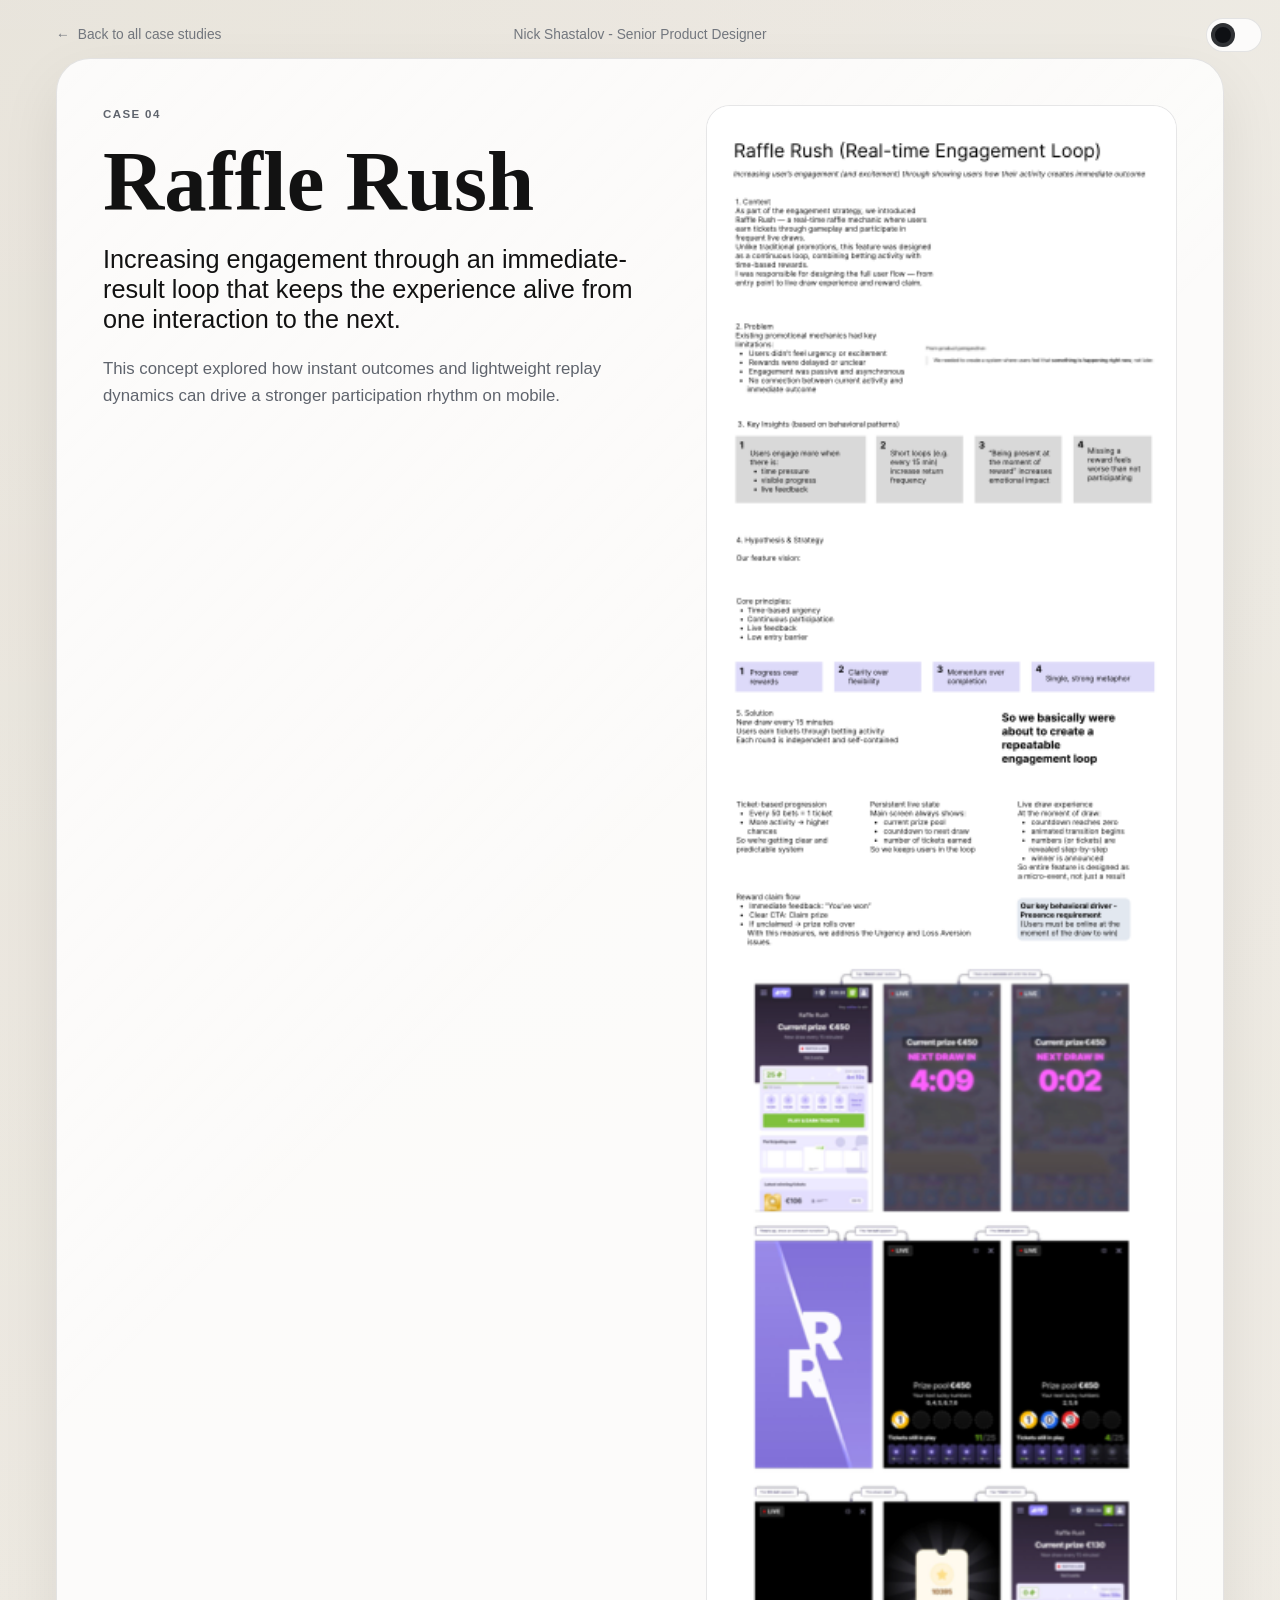
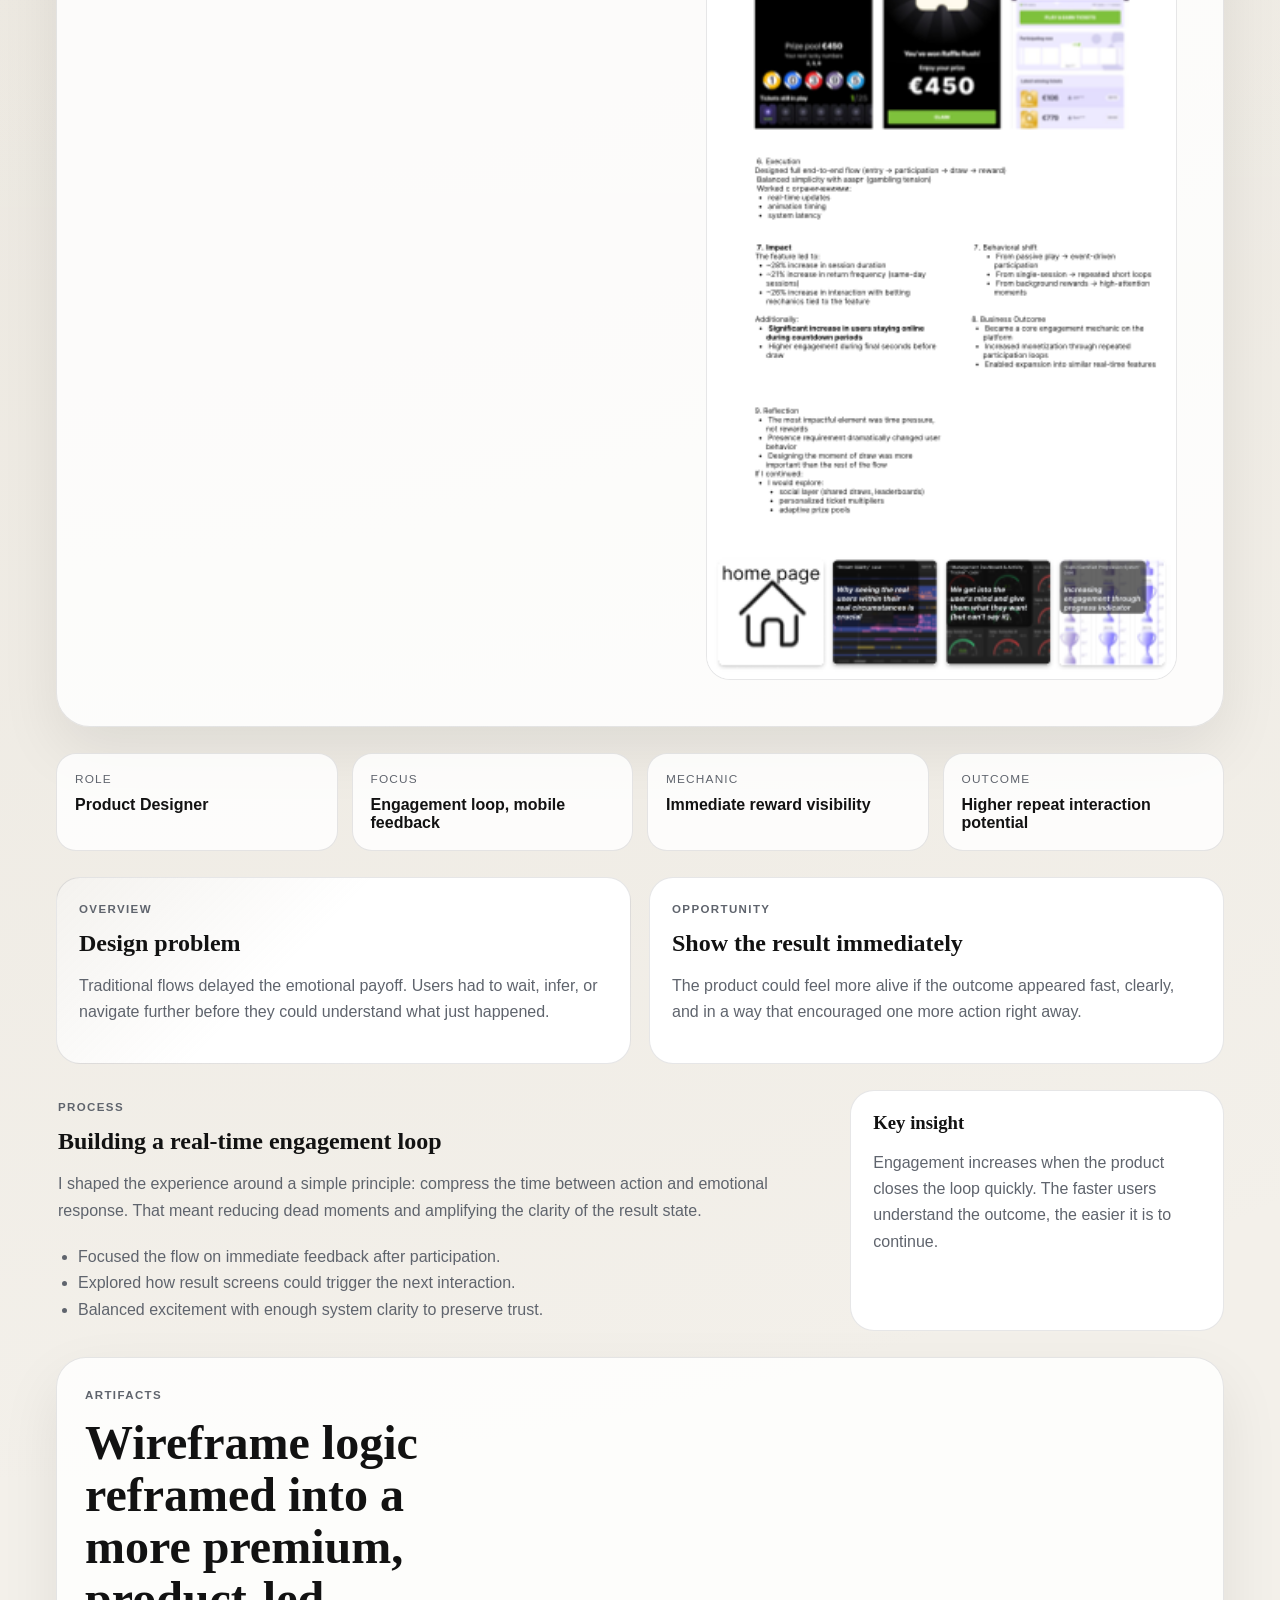
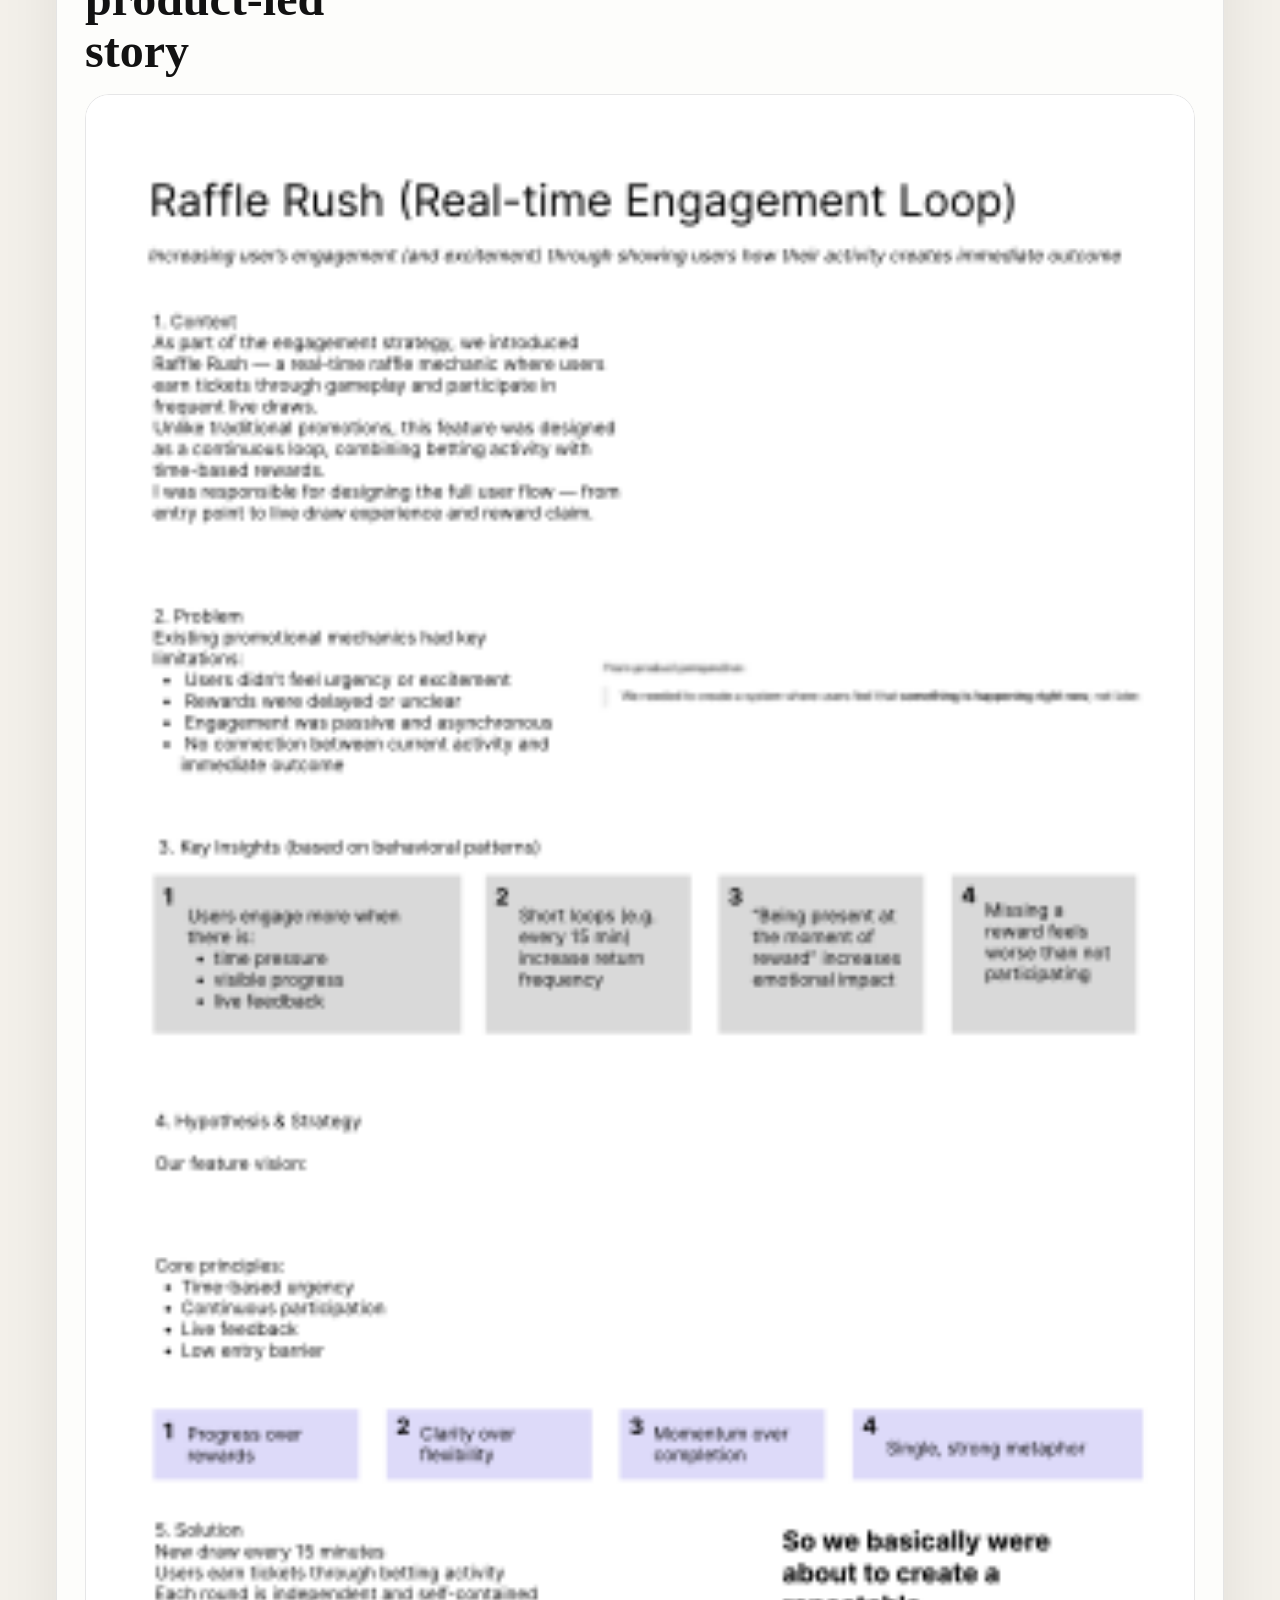
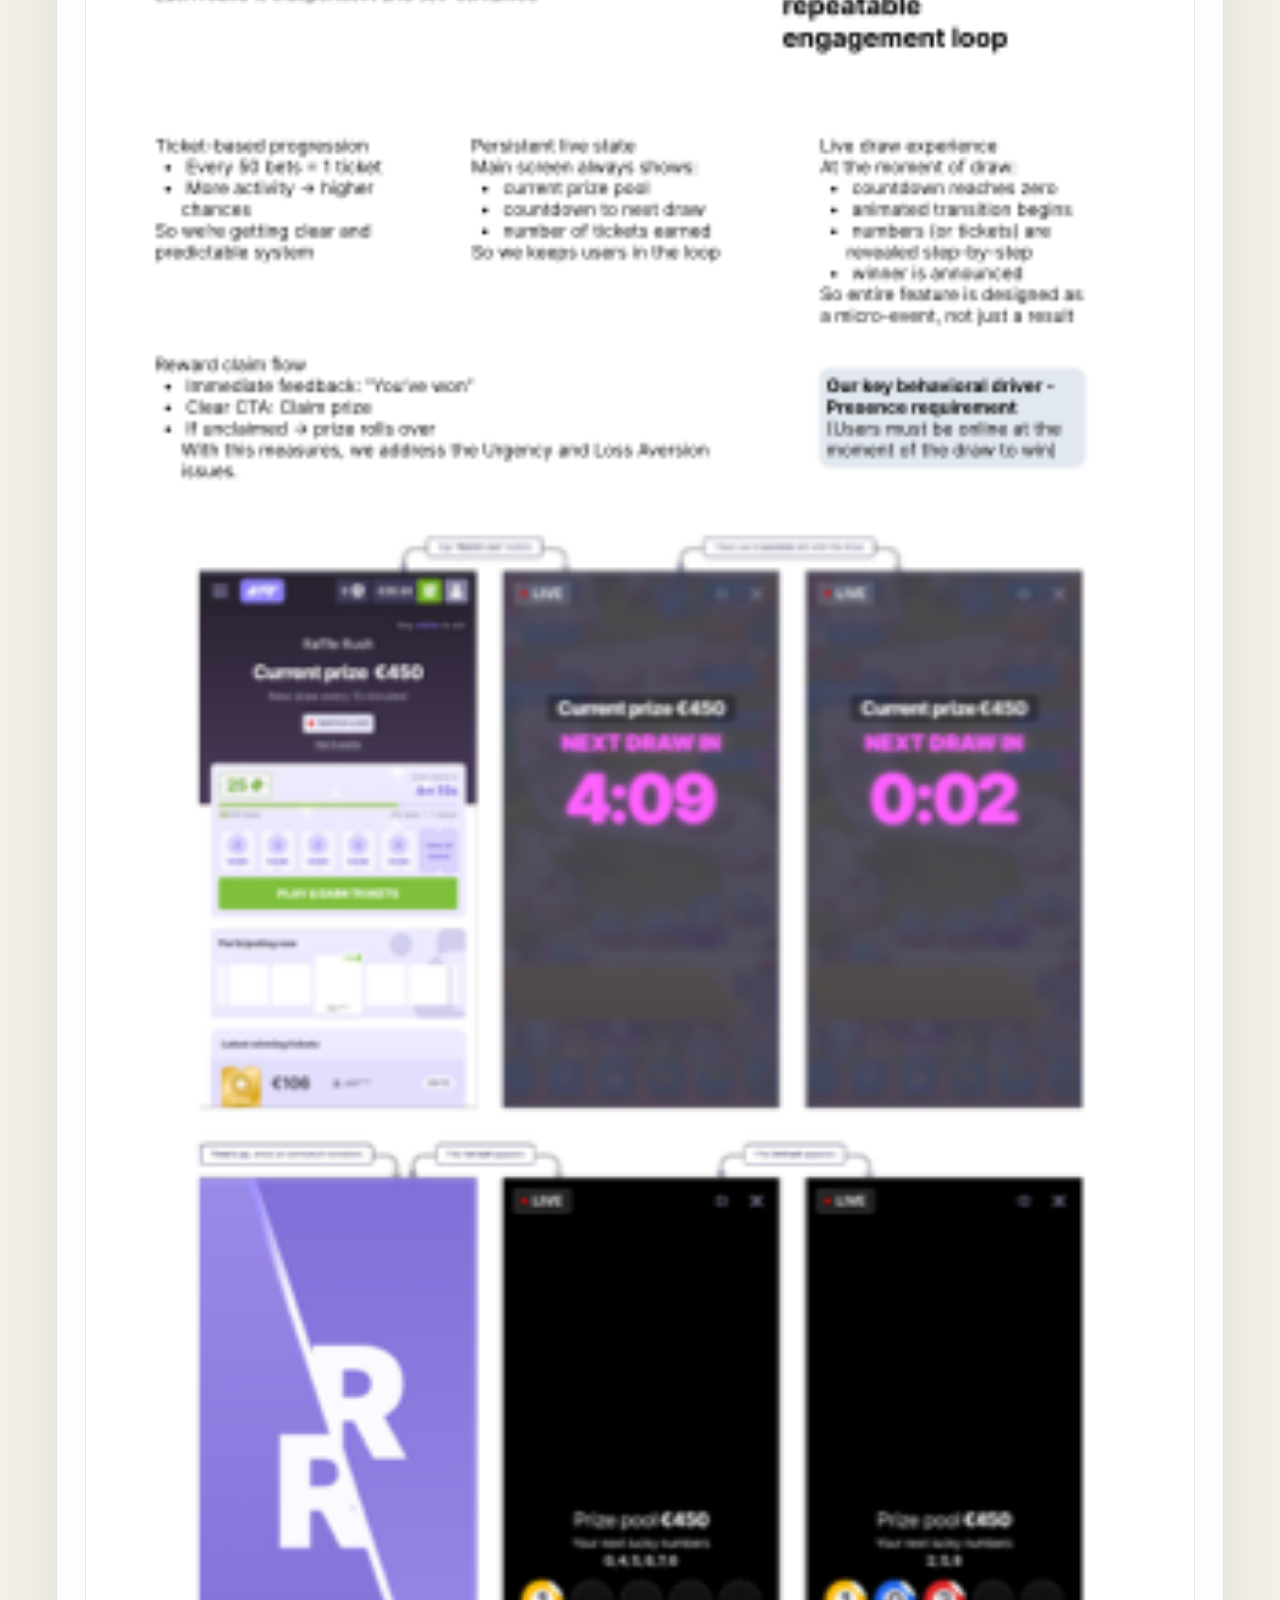
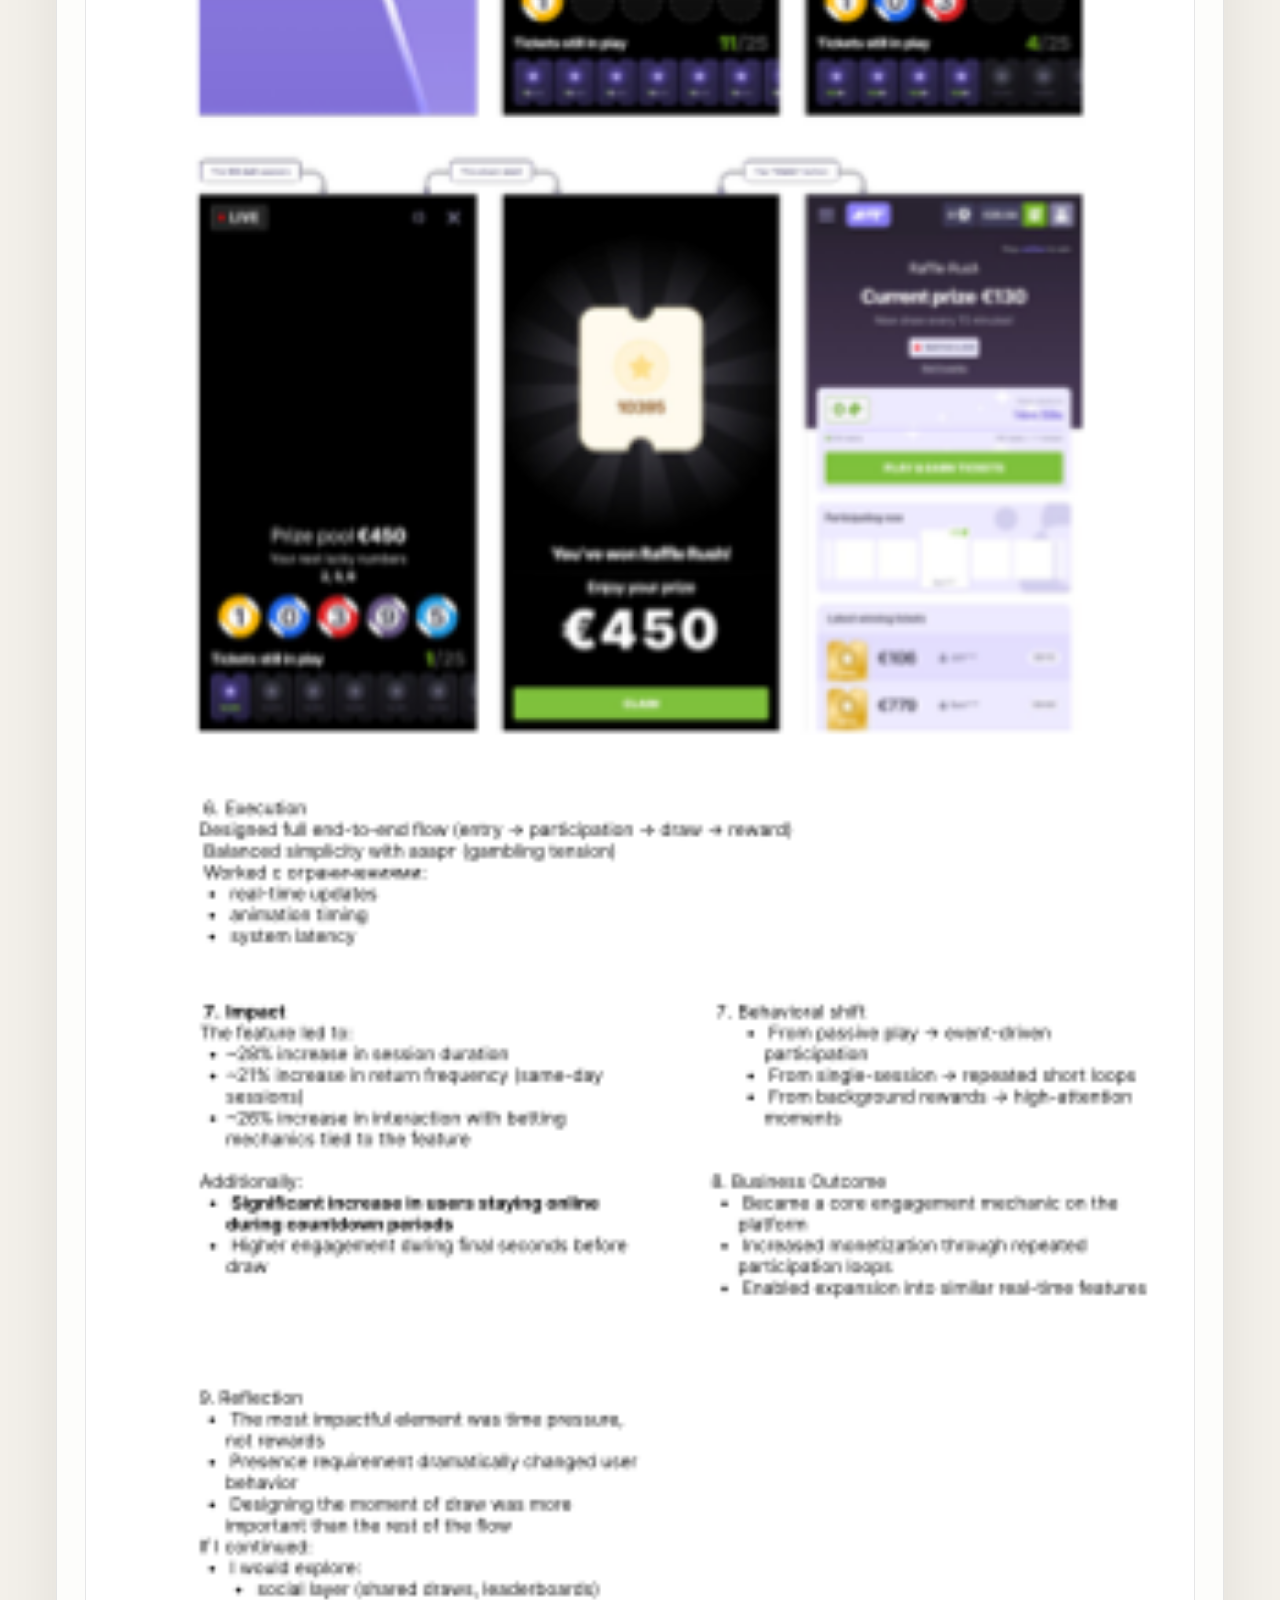
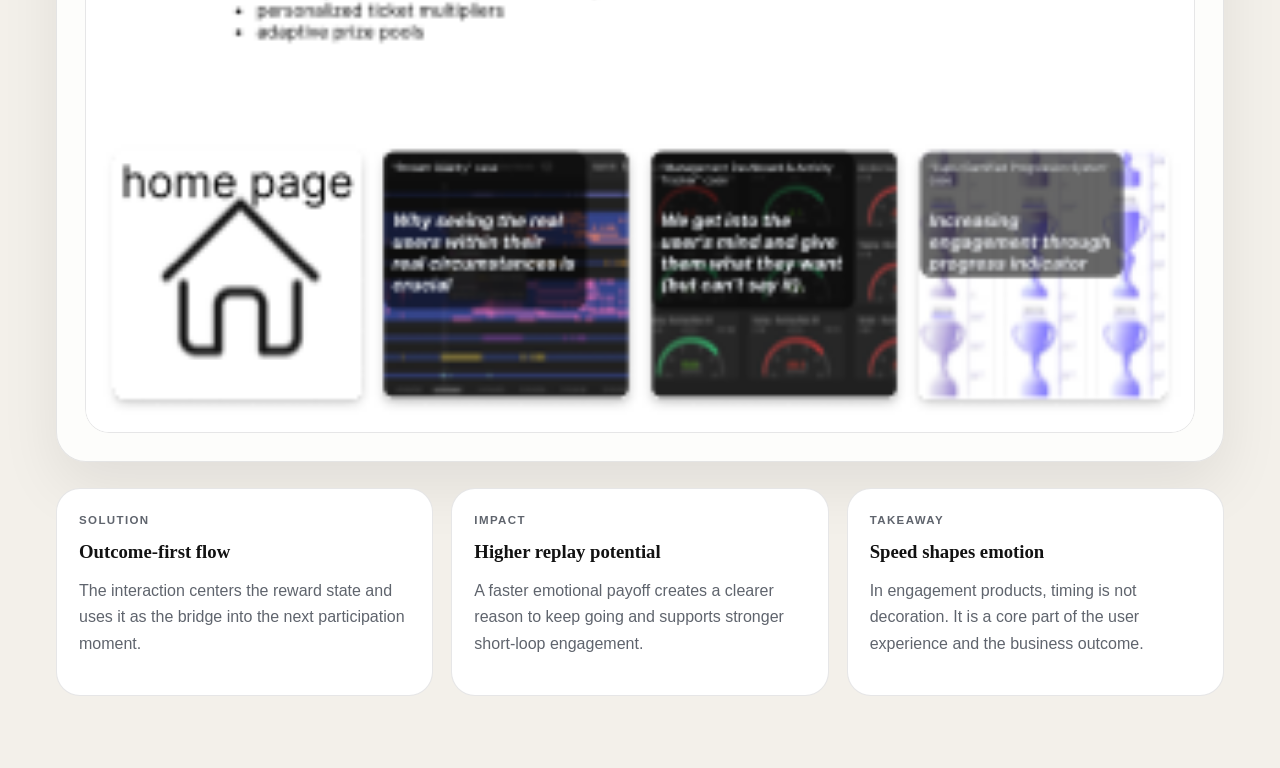
<file: case-raffle-rush.html>
<!DOCTYPE html>
<html lang="en" data-theme="light">
  <head>
    <meta charset="UTF-8" />
    <meta name="viewport" content="width=device-width, initial-scale=1.0" />
    <title>Raffle Rush | Nick Shastalov</title>
    <meta
      name="description"
      content="Raffle Rush real-time engagement loop case study by Nick Shastalov."
    />
    <link rel="stylesheet" href="./styles.css" />
    <script src="./theme.js" defer></script>
  </head>
  <body class="case-page">
    <div class="site-shell">
      <div class="page-meta page-meta-row page-meta-case">
        <a class="back-link-subtle back-link-arrow" href="./index.html">Back to all case studies</a>
        <span>Nick Shastalov - Senior Product Designer</span>
      </div>

      <button class="theme-toggle theme-toggle-floating" type="button" aria-label="Toggle theme">
        <span class="theme-toggle-track">
          <span class="theme-toggle-thumb"></span>
        </span>
      </button>

      <main class="case-layout">
        <section class="case-hero">
          <div class="case-hero-copy">
            <p class="eyebrow">Case 04</p>
            <h1>Raffle Rush</h1>
            <p class="case-hero-tagline">
              Increasing engagement through an immediate-result loop that keeps
              the experience alive from one interaction to the next.
            </p>
            <p class="lead">
              This concept explored how instant outcomes and lightweight replay
              dynamics can drive a stronger participation rhythm on mobile.
            </p>
          </div>
          <div class="case-hero-media">
            <img src="./assets/case-raffle-rush.png" alt="Raffle Rush case preview" />
          </div>
        </section>

        <section class="case-meta">
          <div><span>Role</span><strong>Product Designer</strong></div>
          <div><span>Focus</span><strong>Engagement loop, mobile feedback</strong></div>
          <div><span>Mechanic</span><strong>Immediate reward visibility</strong></div>
          <div><span>Outcome</span><strong>Higher repeat interaction potential</strong></div>
        </section>

        <section class="story-grid">
          <article class="story-card story-card-accent">
            <p class="section-label">Overview</p>
            <h2>Design problem</h2>
            <p>
              Traditional flows delayed the emotional payoff. Users had to wait,
              infer, or navigate further before they could understand what just
              happened.
            </p>
          </article>
          <article class="story-card">
            <p class="section-label">Opportunity</p>
            <h2>Show the result immediately</h2>
            <p>
              The product could feel more alive if the outcome appeared fast,
              clearly, and in a way that encouraged one more action right away.
            </p>
          </article>
        </section>

        <section class="content-band">
          <div class="content-copy">
            <p class="section-label">Process</p>
            <h2>Building a real-time engagement loop</h2>
            <p>
              I shaped the experience around a simple principle: compress the time
              between action and emotional response. That meant reducing dead
              moments and amplifying the clarity of the result state.
            </p>
            <ul class="detail-list">
              <li>Focused the flow on immediate feedback after participation.</li>
              <li>Explored how result screens could trigger the next interaction.</li>
              <li>Balanced excitement with enough system clarity to preserve trust.</li>
            </ul>
          </div>
          <aside class="content-panel">
            <h3>Key insight</h3>
            <p>
              Engagement increases when the product closes the loop quickly. The
              faster users understand the outcome, the easier it is to continue.
            </p>
          </aside>
        </section>

        <section class="visual-section">
          <p class="section-label">Artifacts</p>
          <h2>Wireframe logic reframed into a more premium, product-led story</h2>
          <div class="visual-frame">
            <img src="./assets/case-raffle-rush.png" alt="Original Raffle Rush wireframe" />
          </div>
        </section>

        <section class="three-up">
          <article class="info-card">
            <p class="section-label">Solution</p>
            <h3>Outcome-first flow</h3>
            <p>
              The interaction centers the reward state and uses it as the bridge
              into the next participation moment.
            </p>
          </article>
          <article class="info-card">
            <p class="section-label">Impact</p>
            <h3>Higher replay potential</h3>
            <p>
              A faster emotional payoff creates a clearer reason to keep going and
              supports stronger short-loop engagement.
            </p>
          </article>
          <article class="info-card">
            <p class="section-label">Takeaway</p>
            <h3>Speed shapes emotion</h3>
            <p>
              In engagement products, timing is not decoration. It is a core part
              of the user experience and the business outcome.
            </p>
          </article>
        </section>
      </main>
    </div>
  </body>
</html>
</file>
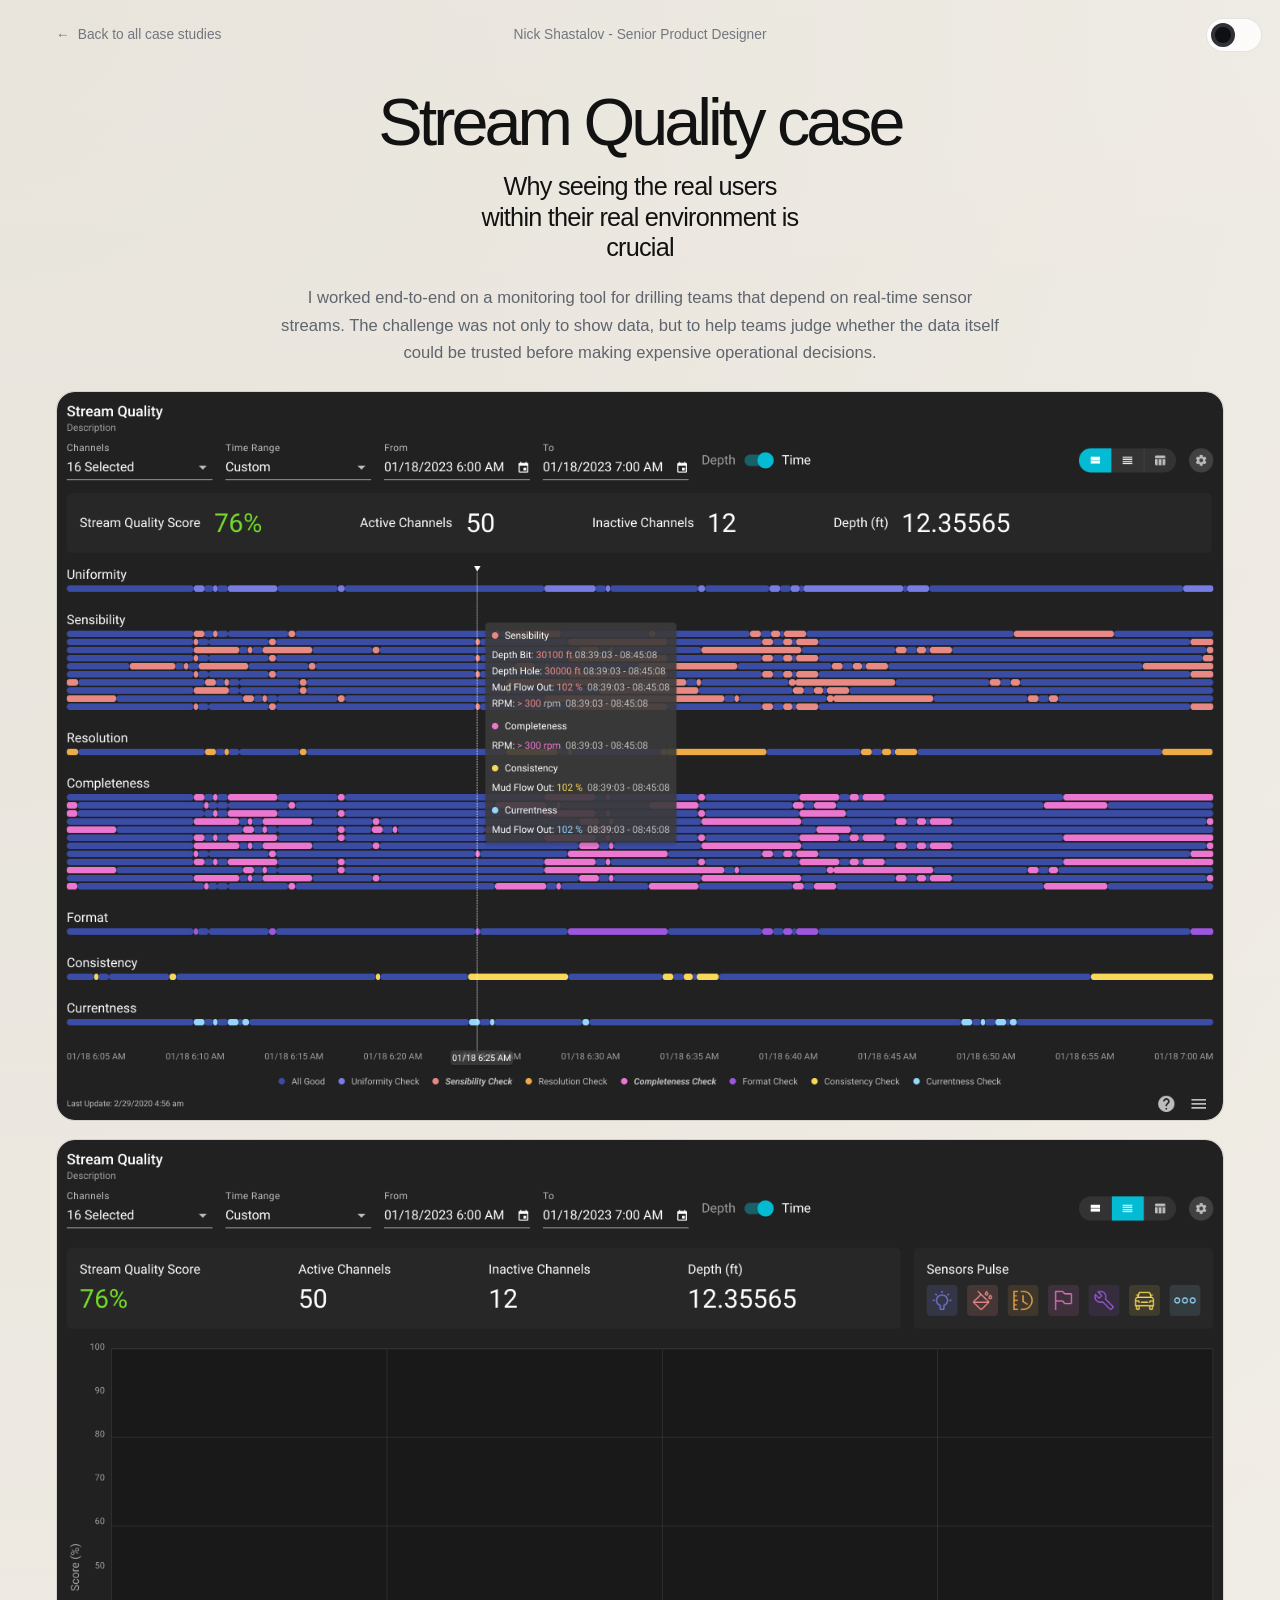
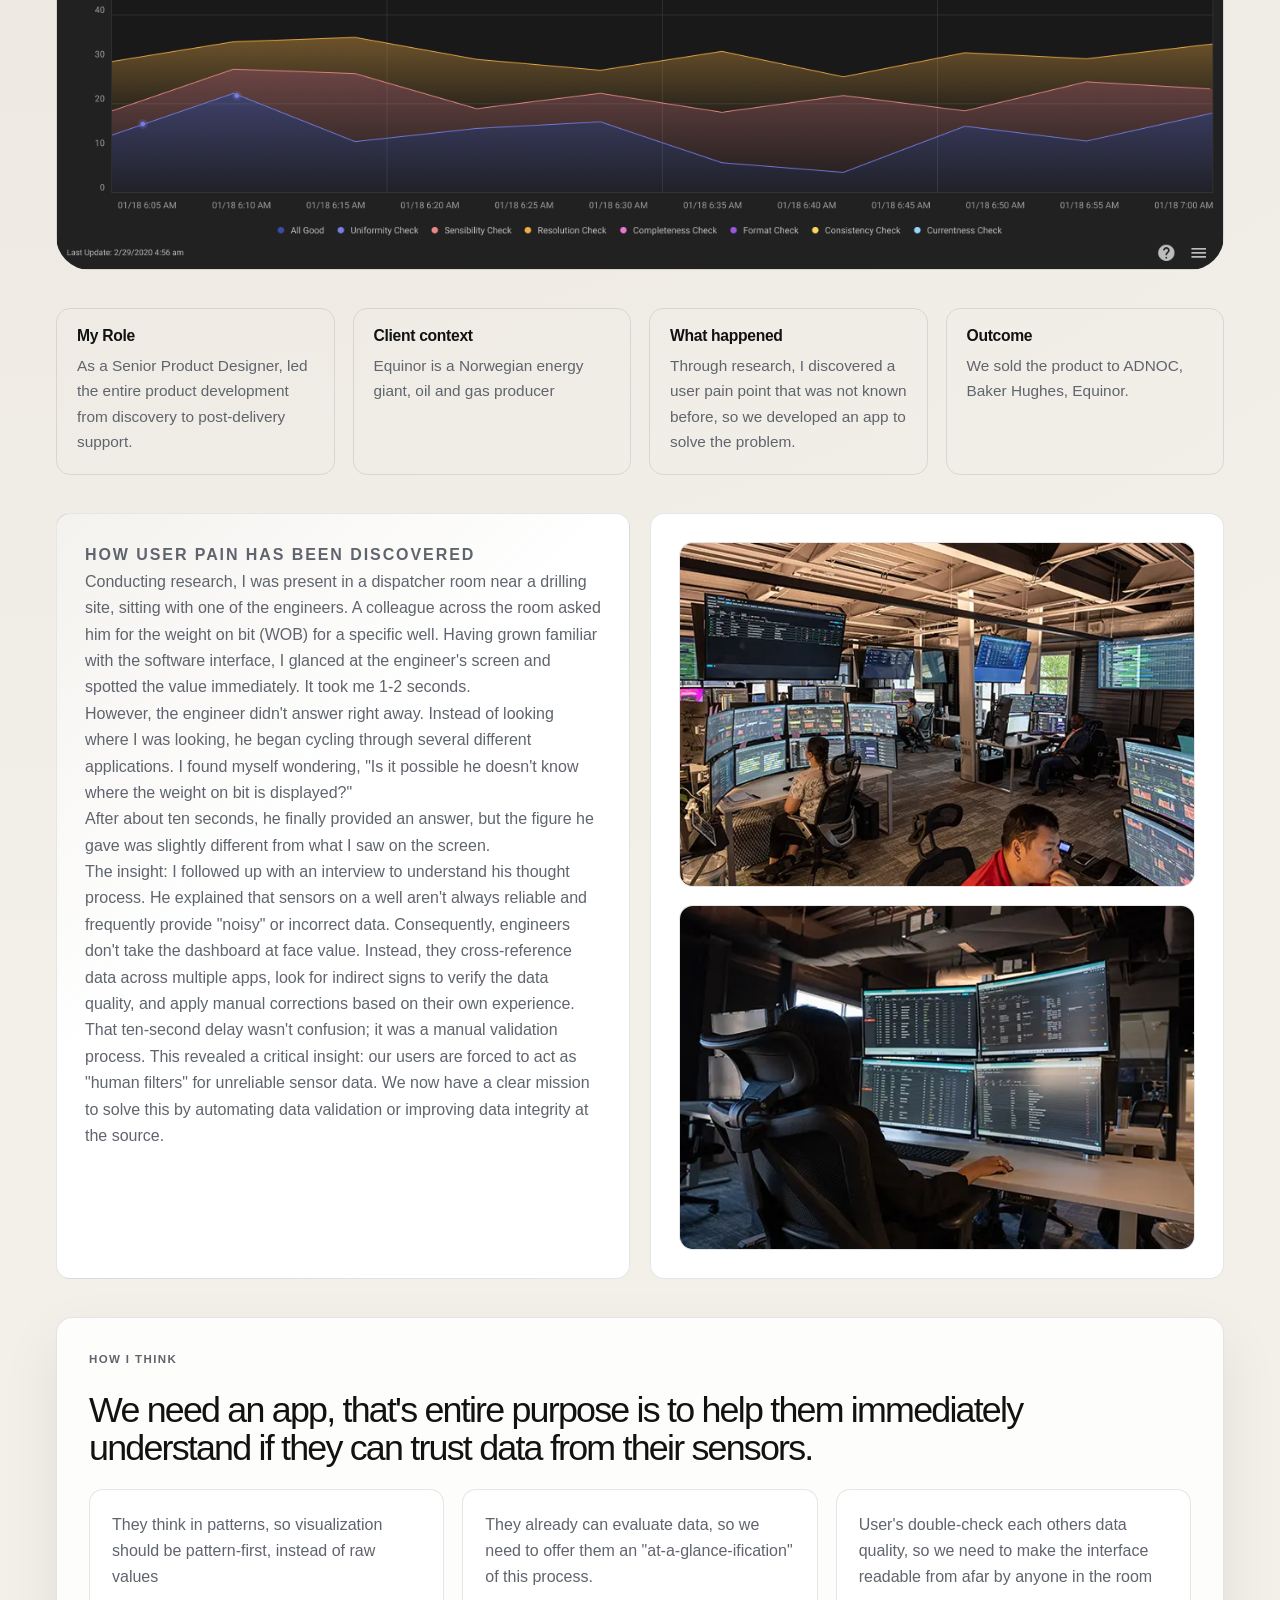
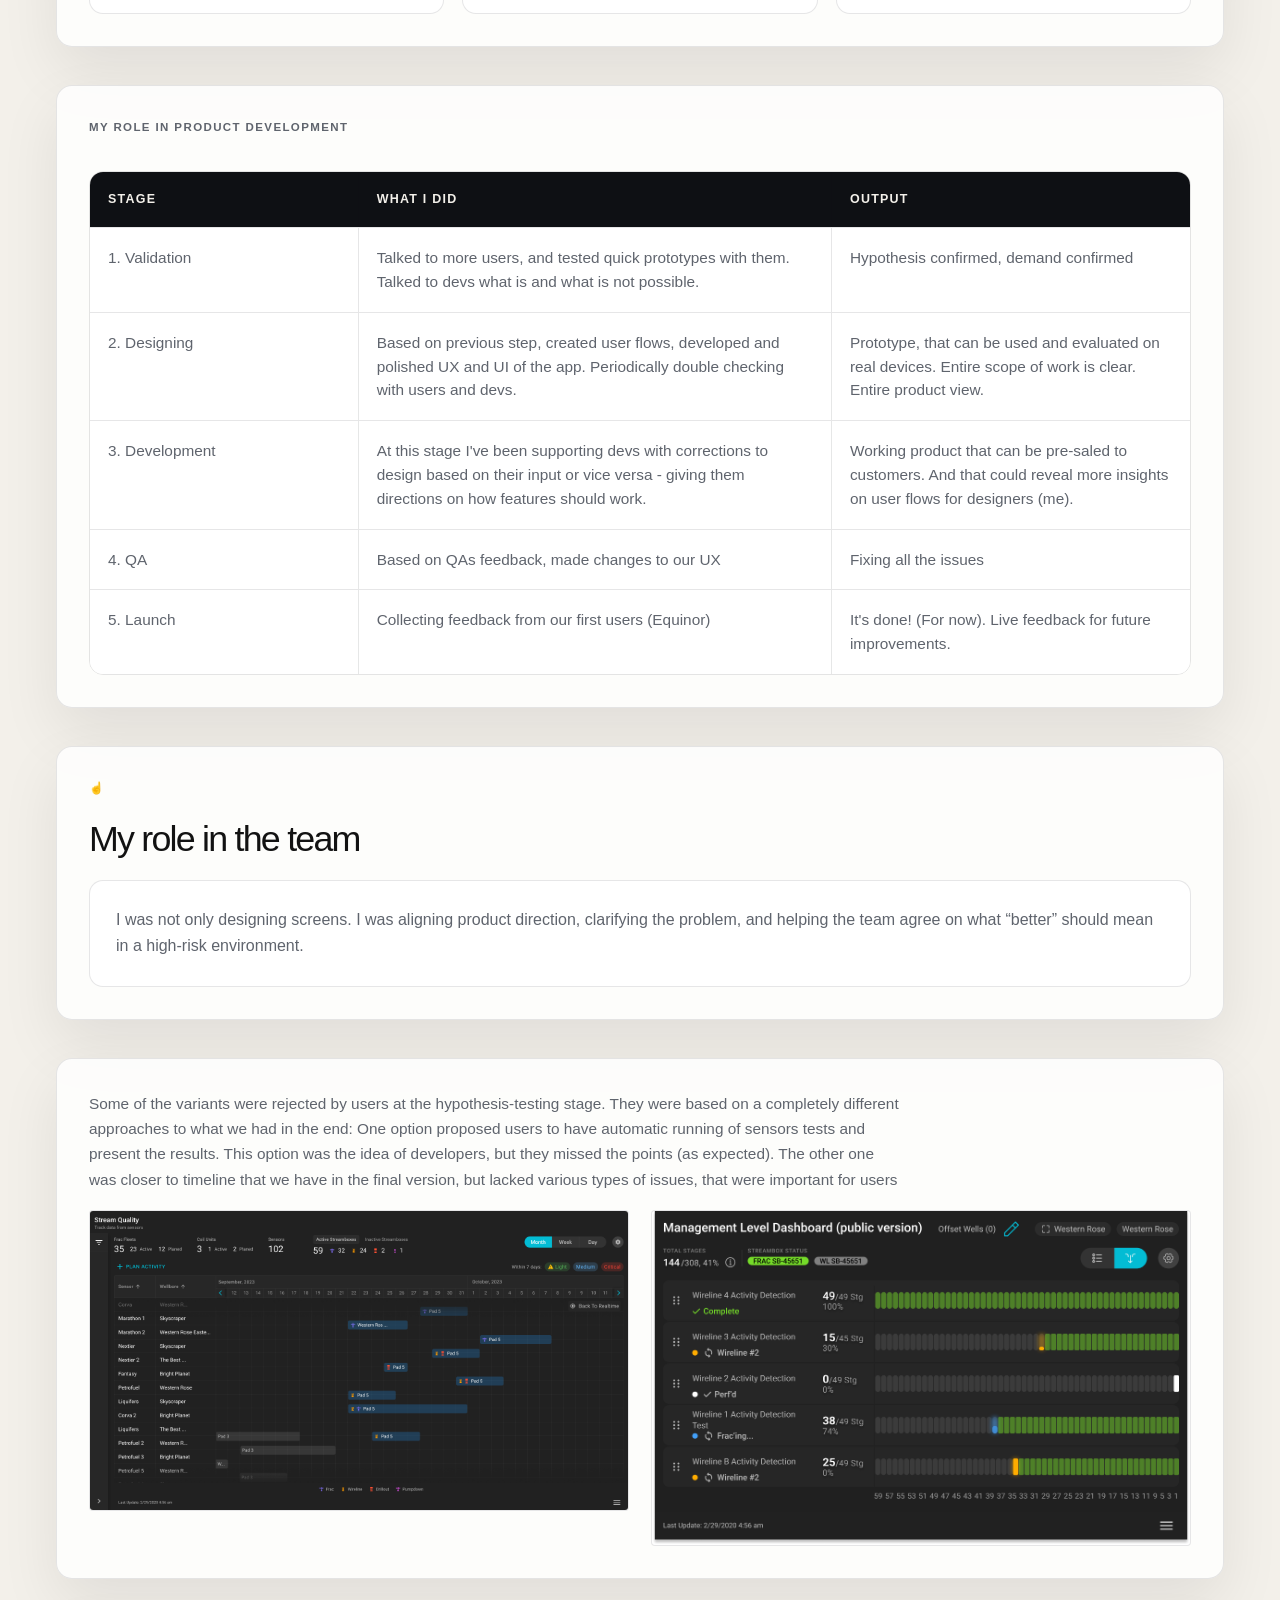
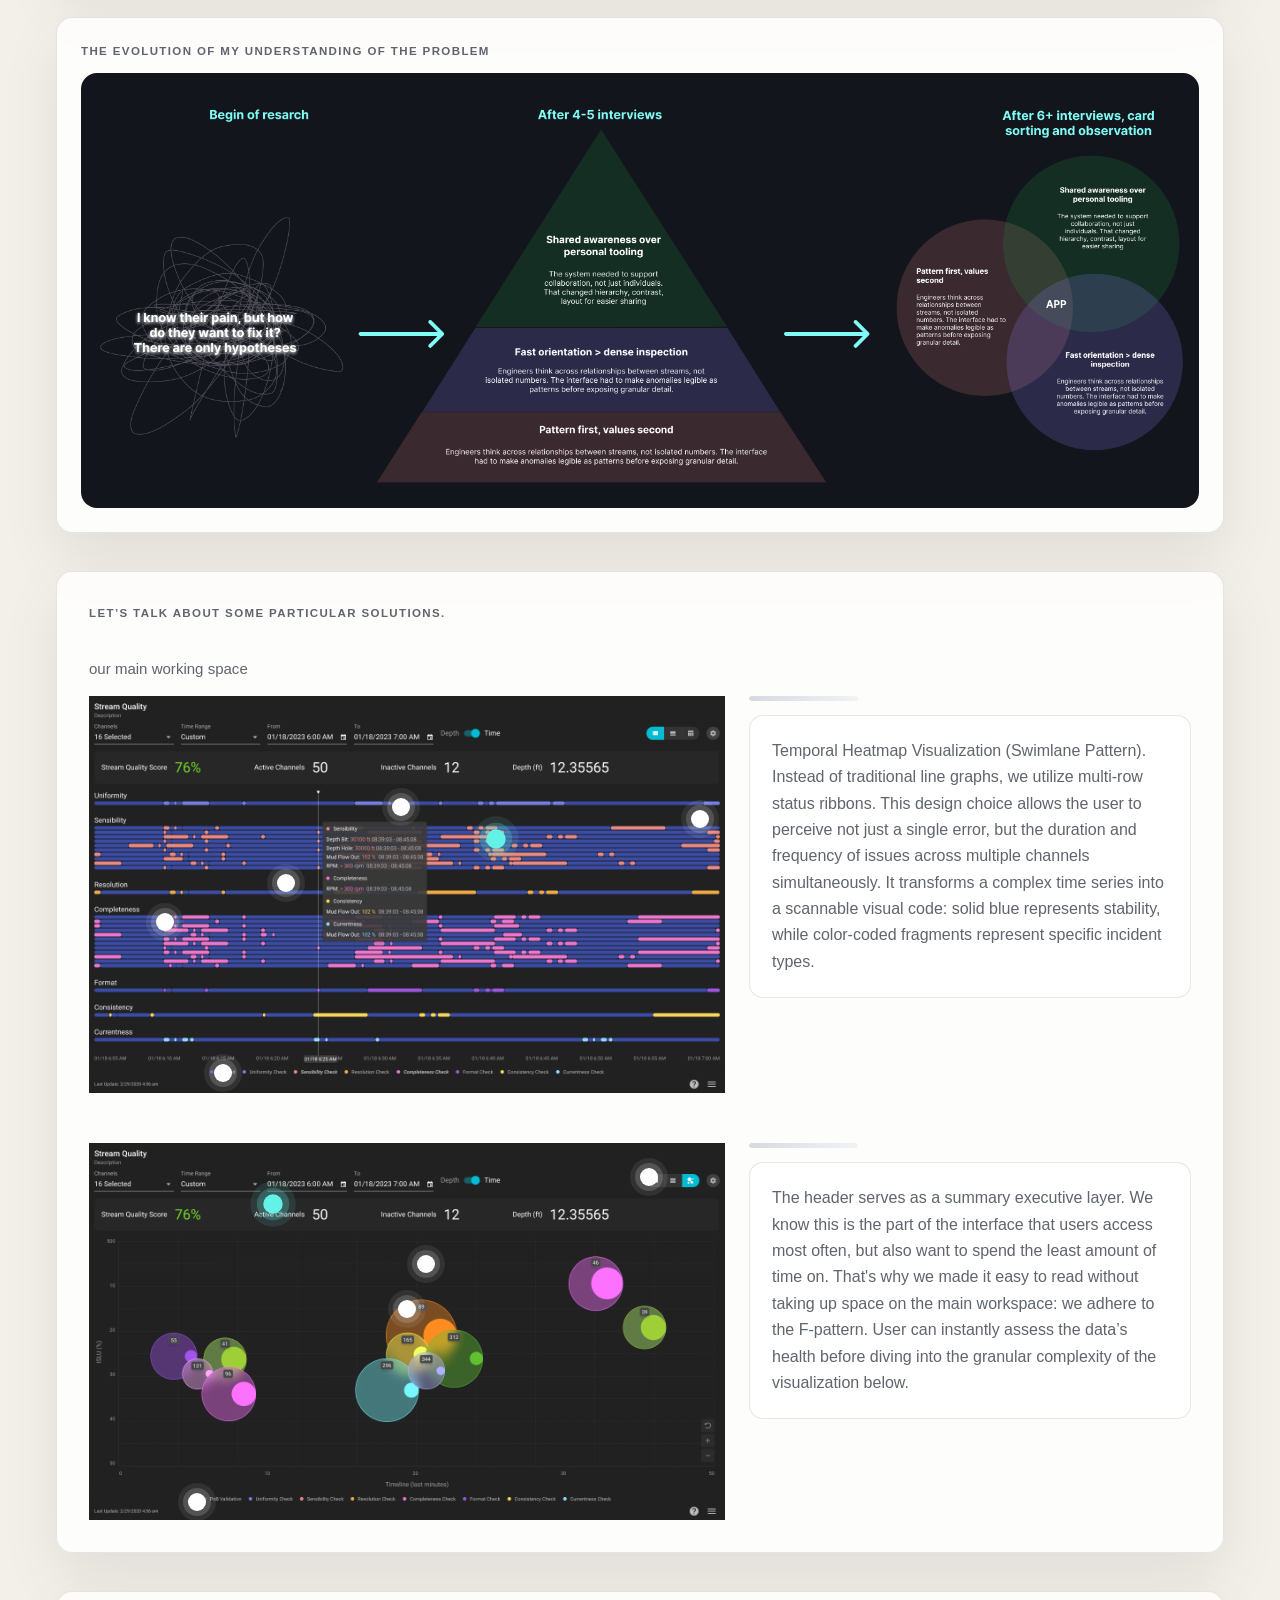
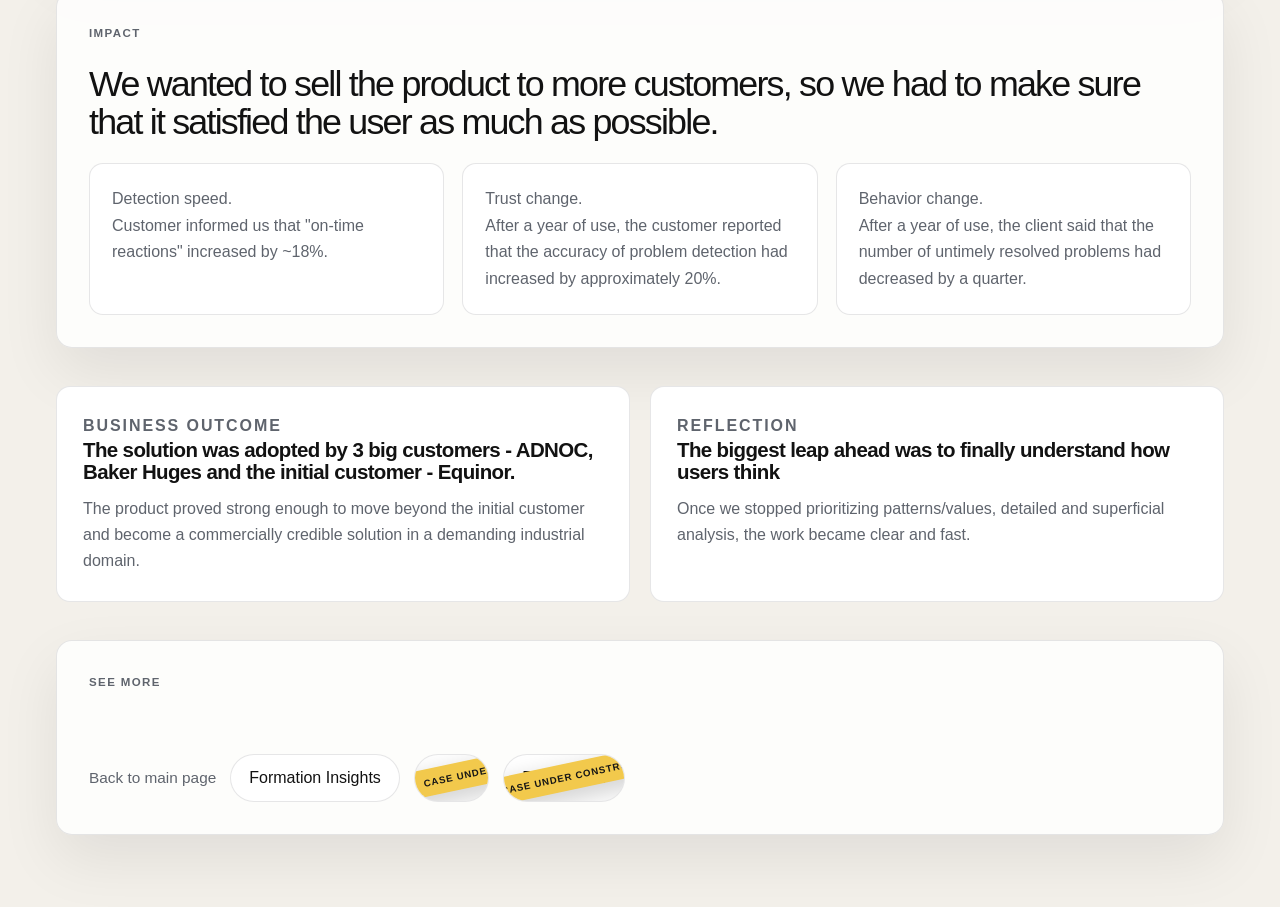
<file: case-stream-quality.html>
<!DOCTYPE html>
<html lang="en" data-theme="light">
  <head>
    <meta charset="UTF-8" />
    <meta name="viewport" content="width=device-width, initial-scale=1.0" />
    <title>Stream Quality | Nick Shastalov</title>
    <meta
      name="description"
      content="Stream Quality case study by Nick Shastalov."
    />
    <link rel="stylesheet" href="./styles.css" />
    <script src="./theme.js" defer></script>
  </head>
  <body class="case-page">
    <div class="site-shell">
      <div class="page-meta page-meta-row page-meta-case">
        <a class="back-link-subtle back-link-arrow" href="./index.html">Back to all case studies</a>
        <span>Nick Shastalov - Senior Product Designer</span>
      </div>

      <button class="theme-toggle theme-toggle-floating" type="button" aria-label="Toggle theme">
        <span class="theme-toggle-track">
          <span class="theme-toggle-thumb"></span>
        </span>
      </button>

      <main class="case-layout case-layout-refined">
        <section class="case-hero case-hero-refined case-hero-stacked">
          <div class="case-hero-copy case-hero-copy-refined case-hero-copy-centered">
            <h1>Stream Quality case</h1>
            <p class="case-hero-tagline case-hero-tagline-refined">
              Why seeing the real users within their real environment is crucial
            </p>
            <p class="case-lead-refined">
              I worked end-to-end on a monitoring tool for drilling teams that depend on
              real-time sensor streams. The challenge was not only to show data, but to
              help teams judge whether the data itself could be trusted before making
              expensive operational decisions.
            </p>
          </div>
          <div class="case-hero-media case-hero-media-refined">
            <div class="hero-duo">
              <figure class="hero-duo-card hero-duo-card-wide">
                <img
                  src="./assets/stream-quality-main.png"
                  alt="Stream Quality overview chart and score dashboard"
                />
              </figure>
              <figure class="hero-duo-card hero-duo-card-offset">
                <img
                  src="./assets/stream-quality-detail.png"
                  alt="Stream Quality anomaly stream view"
                />
              </figure>
            </div>
          </div>
        </section>

        <section class="case-meta case-meta-refined">
          <div>
            <strong>My Role</strong>
            <p>As a Senior Product Designer, led the entire product development from discovery to post-delivery support.</p>
          </div>
          <div>
            <strong>Client context</strong>
            <p>Equinor is a Norwegian energy giant, oil and gas producer</p>
          </div>
          <div>
            <strong>What happened</strong>
            <p>Through research, I discovered a user pain point that was not known before, so we developed an app to solve the problem.</p>
          </div>
          <div>
            <strong>Outcome</strong>
            <p>We sold the product to ADNOC, Baker Hughes, Equinor.</p>
          </div>
        </section>

        <section class="story-grid story-grid-refined">
          <article class="story-card story-card-refined story-card-accent">
            <p class="section-label">How User pain has been discovered</p>
            <p>
              Conducting research, I was present in a dispatcher room near a drilling site,
              sitting with one of the engineers. A colleague across the room asked him for the
              weight on bit (WOB) for a specific well. Having grown familiar with the software
              interface, I glanced at the engineer's screen and spotted the value immediately.
              It took me 1-2 seconds.
            </p>
            <p>
              However, the engineer didn't answer right away. Instead of looking where I was
              looking, he began cycling through several different applications. I found myself
              wondering, "Is it possible he doesn't know where the weight on bit is displayed?"
            </p>
            <p>
              After about ten seconds, he finally provided an answer, but the figure he gave
              was slightly different from what I saw on the screen.
            </p>
            <p>
              The insight: I followed up with an interview to understand his thought process.
              He explained that sensors on a well aren't always reliable and frequently provide
              "noisy" or incorrect data. Consequently, engineers don't take the dashboard at
              face value. Instead, they cross-reference data across multiple apps, look for
              indirect signs to verify the data quality, and apply manual corrections based on
              their own experience.
            </p>
            <p>
              That ten-second delay wasn't confusion; it was a manual validation process. This
              revealed a critical insight: our users are forced to act as "human filters" for
              unreliable sensor data. We now have a clear mission to solve this by automating
              data validation or improving data integrity at the source.
            </p>
          </article>
          <article class="story-card story-card-refined story-card-media-stack">
            <img src="./assets/drilling-dispatcher-room-1.png" alt="Dispatcher room near drilling site" />
            <img src="./assets/drilling-dispatcher-room-2.png" alt="Engineer workstation in dispatcher room" />
          </article>
        </section>

        <section class="case-section case-section-shell">
          <div class="section-heading-block section-heading-wide">
            <p class="section-label">How I think</p>
            <h2>We need an app, that's entire purpose is to help them immediately understand if they can trust data from their sensors.</h2>
          </div>
          <div class="logic-grid logic-grid-three">
            <article class="logic-card">
              <p>They think in patterns, so visualization should be pattern-first, instead of raw values</p>
            </article>
            <article class="logic-card">
              <p>They already can evaluate data, so we need to offer them an "at-a-glance-ification" of this process.</p>
            </article>
            <article class="logic-card">
              <p>User's double-check each others data quality, so we need to make the interface readable from afar by anyone in the room</p>
            </article>
          </div>
        </section>

        <section class="case-section case-section-shell">
          <div class="section-heading-block">
            <p class="section-label">My role in product development</p>
          </div>
          <div class="sprint-table sprint-table-three">
            <div class="sprint-row sprint-row-head">
              <div>Stage</div>
              <div>What I did</div>
              <div>Output</div>
            </div>
            <div class="sprint-row">
              <div>1. Validation</div>
              <div>Talked to more users, and tested quick prototypes with them. Talked to devs what is and what is not possible.</div>
              <div>Hypothesis confirmed, demand confirmed</div>
            </div>
            <div class="sprint-row">
              <div>2. Designing</div>
              <div>Based on previous step, created user flows, developed and polished UX and UI of the app. Periodically double checking with users and devs.</div>
              <div>Prototype, that can be used and evaluated on real devices. Entire scope of work is clear. Entire product view.</div>
            </div>
            <div class="sprint-row">
              <div>3. Development</div>
              <div>At this stage I've been supporting devs with corrections to design based on their input or vice versa - giving them directions on how features should work.</div>
              <div>Working product that can be pre-saled to customers. And that could reveal more insights on user flows for designers (me).</div>
            </div>
            <div class="sprint-row">
              <div>4. QA</div>
              <div>Based on QAs feedback, made changes to our UX</div>
              <div>Fixing all the issues</div>
            </div>
            <div class="sprint-row">
              <div>5. Launch</div>
              <div>Collecting feedback from our first users (Equinor)</div>
              <div>It's done! (For now). Live feedback for future improvements.</div>
            </div>
          </div>
        </section>

        <section class="case-section case-section-shell">
          <div class="section-heading-block">
            <p class="section-label">☝</p>
            <h2>My role in the team</h2>
          </div>
          <div class="info-card info-card-refined">
            <p>
              I was not only designing screens. I was aligning product direction, clarifying the
              problem, and helping the team agree on what “better” should mean in a high-risk
              environment.
            </p>
          </div>
        </section>

        <section class="visual-section visual-section-refined rejected-concept">
          <p class="artifact-caption artifact-caption-top">
            Some of the variants were rejected by users at the hypothesis-testing stage. They
            were based on a completely different approaches to what we had in the end: One option
            proposed users to have automatic running of sensors tests and present the results.
            This option was the idea of developers, but they missed the points (as expected). The
            other one was closer to timeline that we have in the final version, but lacked various
            types of issues, that were important for users
          </p>
          <div class="rejected-grid">
            <div class="visual-frame">
              <img src="./assets/early-design-declined-later.png" alt="Early rejected Stream Quality concept" />
            </div>
            <div class="visual-frame">
              <img src="./assets/two-wireline-boxes-running.png" alt="Alternative rejected concept for Stream Quality" />
            </div>
          </div>
        </section>

        <section class="visual-section visual-section-refined evolution-section">
          <p class="section-label">The evolution of my understanding of the problem</p>
          <div class="evolution-frame">
            <img
              src="./assets/rise-of-understanding.png"
              alt="Diagram showing the evolution of understanding from early research to consolidated design principles"
            />
          </div>
        </section>

        <section class="case-section case-section-shell">
          <div class="section-heading-block">
            <p class="section-label">Let’s talk about some particular solutions.</p>
          </div>

          <div class="hotspot-scene">
            <p class="hotspot-kicker">our main working space</p>
            <div class="hotspot-widget" data-rotation-seconds="10">
              <div class="hotspot-visual hotspot-visual-zoomable">
                <img src="./assets/stream-quality-main.png" alt="Main Stream Quality workspace" />
                <button class="hotspot-dot is-active" type="button" style="--x: 64%; --y: 36%;" data-hotspot-index="0" aria-label="Temporal Heatmap Visualization"></button>
                <button class="hotspot-dot" type="button" style="--x: 12%; --y: 57%;" data-hotspot-index="1" aria-label="Categorical Segmentation"></button>
                <button class="hotspot-dot" type="button" style="--x: 31%; --y: 47%;" data-hotspot-index="2" aria-label="The thin vertical hairline"></button>
                <button class="hotspot-dot" type="button" style="--x: 96%; --y: 31%;" data-hotspot-index="3" aria-label="High-Density Information Layering"></button>
                <button class="hotspot-dot" type="button" style="--x: 49%; --y: 28%;" data-hotspot-index="4" aria-label="Contextual Data Overlay"></button>
                <button class="hotspot-dot" type="button" style="--x: 21%; --y: 95%;" data-hotspot-index="5" aria-label="Leveraged Pre-attentive Processing"></button>
              </div>
              <div class="hotspot-copy">
                <div class="hotspot-progress" aria-hidden="true">
                  <span class="hotspot-progress-bar"></span>
                </div>
                <article class="artifact-note hotspot-panel is-active" data-hotspot-panel="0">
                  <p>Temporal Heatmap Visualization (Swimlane Pattern). Instead of traditional line graphs, we utilize multi-row status ribbons. This design choice allows the user to perceive not just a single error, but the duration and frequency of issues across multiple channels simultaneously. It transforms a complex time series into a scannable visual code: solid blue represents stability, while color-coded fragments represent specific incident types.</p>
                </article>
                <article class="artifact-note hotspot-panel" data-hotspot-panel="1">
                  <p>Categorical Segmentation (Functional Swimlanes). The interface is vertically partitioned into logical blocks (Uniformity, Sensibility, Completeness, etc.). These Categorical Swimlanes allow an operator to instantly isolate a problematic domain. For instance, if "Sensibility" shows heavy fragmentation while "Format" remains solid, the user can immediately narrow their diagnostic focus without being distracted by irrelevant data.</p>
                </article>
                <article class="artifact-note hotspot-panel" data-hotspot-panel="2">
                  <p>The thin vertical hairline is a critical tool for cross-parameter correlation. As the user hovers, the system aligns data across all categories. This solves the "context gap" by showing exactly what was happening in "Uniformity" at the precise moment "Sensibility" spiked, enabling rapid forensic analysis.</p>
                </article>
                <article class="artifact-note hotspot-panel" data-hotspot-panel="3">
                  <p>High-Density Information Layering. In sections like "Sensibility" and "Completeness," we display dozens of individual sub-channels. By using micro-line height and high-contrast color blocks, the design maximizes "data-to-pixel ratio." This allows the monitoring of a massive array of sensors on a single screen without the need for excessive vertical scrolling, which is vital for real-time mission-control environments.</p>
                </article>
                <article class="artifact-note hotspot-panel" data-hotspot-panel="4">
                  <p>Contextual Data Overlay (The Rich Tooltip). The Tooltip is designed as a deep-dive micro-dashboard. It doesn't just repeat the status; it provides specific telemetry values. By retaining the color markers within the tooltip, we maintain a strong visual scent, ensuring the user never loses track of which quality pillar they are investigating.</p>
                </article>
                <article class="artifact-note hotspot-panel" data-hotspot-panel="5">
                  <p>Leveraged Pre-attentive Processing. By making "All Good" (the blue baseline) the dominant background color, any anomaly acts as a visual disruptor. This leverages the human brain's ability to detect patterns and breaks in patterns almost instantly. This "Exception-Based Design" significantly reduces the Mean Time to Detect (MTTD) by drawing the eye only to the areas that require intervention.</p>
                </article>
              </div>
            </div>
          </div>

          <div class="hotspot-scene hotspot-scene-secondary hotspot-scene-reveal">
            <div class="hotspot-widget" data-rotation-seconds="10">
              <div class="hotspot-visual hotspot-visual-zoomable">
                <img src="./assets/bubbles.png" alt="Bubble chart Stream Quality view" />
                <button class="hotspot-dot is-active" type="button" style="--x: 29%; --y: 16%;" data-hotspot-index="0" aria-label="Executive layer in the header"></button>
                <button class="hotspot-dot" type="button" style="--x: 88%; --y: 9%;" data-hotspot-index="1" aria-label="Three available views"></button>
                <button class="hotspot-dot" type="button" style="--x: 50%; --y: 44%;" data-hotspot-index="2" aria-label="Position of bubble"></button>
                <button class="hotspot-dot" type="button" style="--x: 53%; --y: 32%;" data-hotspot-index="3" aria-label="Numeric labels"></button>
                <button class="hotspot-dot" type="button" style="--x: 17%; --y: 95%;" data-hotspot-index="4" aria-label="Legend colors"></button>
              </div>
              <div class="hotspot-copy">
                <div class="hotspot-progress" aria-hidden="true">
                  <span class="hotspot-progress-bar"></span>
                </div>
                <article class="artifact-note hotspot-panel is-active" data-hotspot-panel="0">
                  <p>The header serves as a summary executive layer. We know this is the part of the interface that users access most often, but also want to spend the least amount of time on. That's why we made it easy to read without taking up space on the main workspace: we adhere to the F-pattern. User can instantly assess the data’s health before diving into the granular complexity of the visualization below.</p>
                </article>
                <article class="artifact-note hotspot-panel" data-hotspot-panel="1">
                  <p>This app has 3 available «views». Every one was selected, based on user’s research and serves the various analytical approaches. Bubble chart is the last one - allows user to evaluate the quality of data streams, by seeing the dynamics of important parameter - ISLU (increase since the last update).</p>
                </article>
                <article class="artifact-note hotspot-panel" data-hotspot-panel="2">
                  <p>Position of Bubble tells the time and depth of Issue, color - type of issue and a small opaque bubble inside the bigger one shows the increase («I» in ISLU).</p>
                </article>
                <article class="artifact-note hotspot-panel" data-hotspot-panel="3">
                  <p>The numeric labels act as unique identifiers, allowing for quick cross-referencing with logs or reports. The semi-transparent overlapping of bubbles (Alpha-blending) prevents "data masking," ensuring that smaller events hidden behind larger ones remain visible.</p>
                </article>
                <article class="artifact-note hotspot-panel" data-hotspot-panel="4">
                  <p>Legend colors are based on colors, that are already associated by those types of issues in that customer’s team.</p>
                </article>
              </div>
            </div>
          </div>
        </section>

        <section class="case-section case-section-shell">
          <div class="section-heading-block section-heading-wide">
            <p class="section-label">Impact</p>
            <h2>We wanted to sell the product to more customers, so we had to make sure that it satisfied the user as much as possible.</h2>
          </div>
          <div class="metrics-grid metrics-grid-three">
            <article class="metric-card">
              <p class="metric-inline-title">Detection speed.</p>
              <p>Customer informed us that "on-time reactions" increased by ~18%.</p>
            </article>
            <article class="metric-card">
              <p class="metric-inline-title">Trust change.</p>
              <p>After a year of use, the customer reported that the accuracy of problem detection had increased by approximately 20%.</p>
            </article>
            <article class="metric-card">
              <p class="metric-inline-title">Behavior change.</p>
              <p>After a year of use, the client said that the number of untimely resolved problems had decreased by a quarter.</p>
            </article>
          </div>
        </section>

        <section class="three-up three-up-refined two-up">
          <article class="info-card info-card-refined">
            <p class="section-label">Business outcome</p>
            <h3>The solution was adopted by 3 big customers - ADNOC, Baker Huges and the initial customer - Equinor.</h3>
            <p>
              The product proved strong enough to move beyond the initial customer and become a
              commercially credible solution in a demanding industrial domain.
            </p>
          </article>
          <article class="info-card info-card-refined">
            <p class="section-label">Reflection</p>
            <h3>The biggest leap ahead was to finally understand how users think</h3>
            <p>
              Once we stopped prioritizing patterns/values, detailed and superficial analysis,
              the work became clear and fast.
            </p>
          </article>
        </section>

        <section class="case-section case-section-shell">
          <div class="section-heading-block">
            <p class="section-label">See more</p>
          </div>
          <div class="hero-actions case-nav-actions">
            <a class="back-link case-nav-link" href="./index.html">Back to main page</a>
            <a class="button button-secondary" href="./case-dashboard.html">Formation Insights</a>
            <span class="button button-secondary button-construction button-disabled" aria-disabled="true">
              <span class="button-construction-label">Cups</span>
              <span class="button-construction-ribbon case-tile-ribbon case-tile-ribbon-slow">
                <span>Case under construction</span>
                <span aria-hidden="true">Case under construction</span>
              </span>
            </span>
            <span class="button button-secondary button-construction button-disabled" aria-disabled="true">
              <span class="button-construction-label">Raffle Rush</span>
              <span class="button-construction-ribbon case-tile-ribbon case-tile-ribbon-slower">
                <span>Case under construction</span>
                <span aria-hidden="true">Case under construction</span>
              </span>
            </span>
          </div>
        </section>
      </main>
    </div>

    <div class="image-modal" aria-hidden="true">
      <button class="image-modal-close" type="button" aria-label="Close image">×</button>
      <div class="image-modal-content">
        <div class="image-modal-stage"></div>
        <div class="image-modal-tooltip" hidden></div>
      </div>
    </div>
  </body>
</html>
</file>
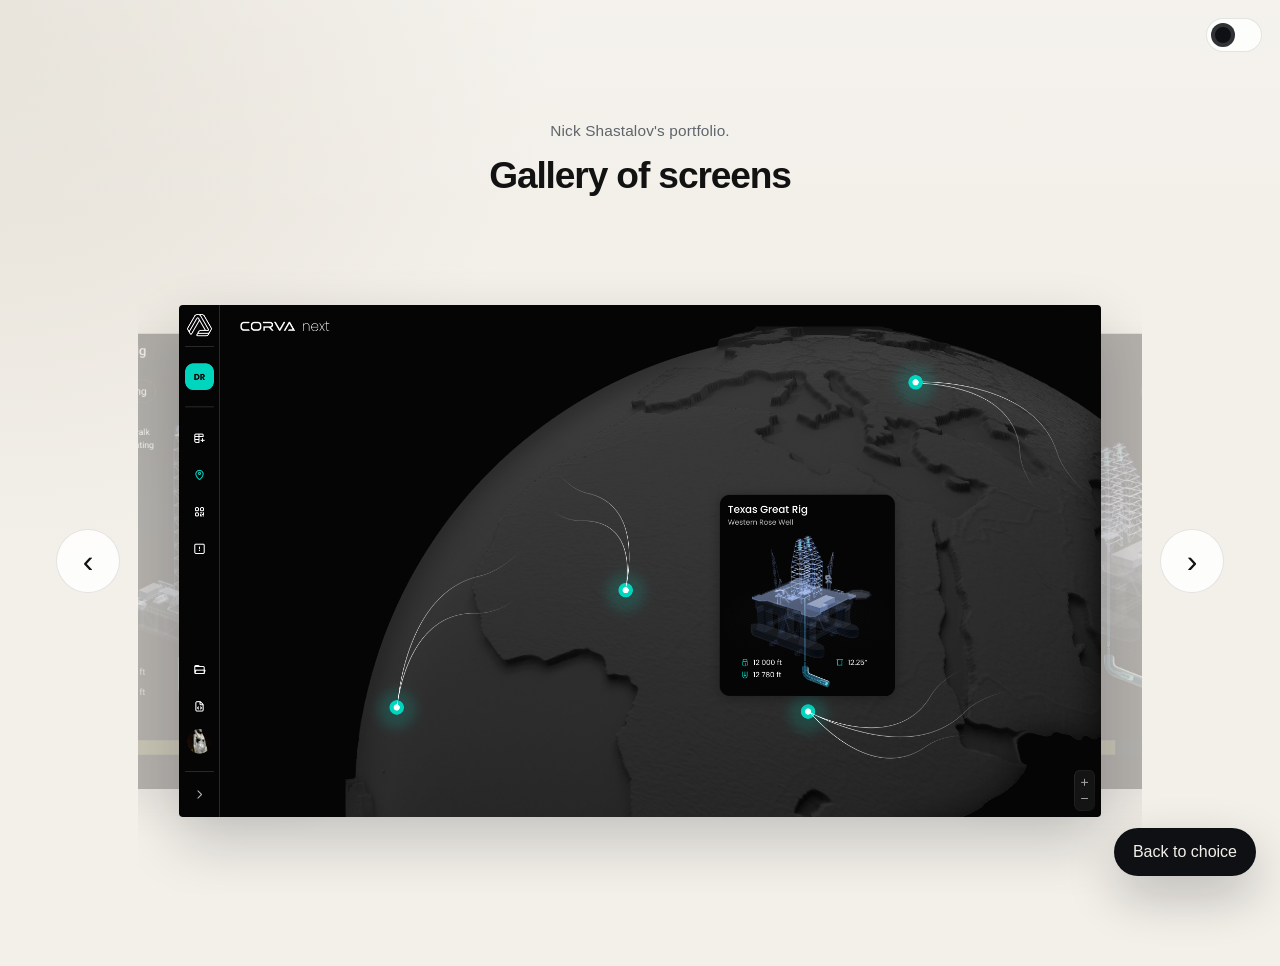
<file: gallery.html>
<!DOCTYPE html>
<html lang="en" data-theme="light">
  <head>
    <meta charset="UTF-8" />
    <meta name="viewport" content="width=device-width, initial-scale=1.0" />
    <title>Nick Shastalov | Gallery</title>
    <meta
      name="description"
      content="A visual gallery of product design screens by Nick Shastalov."
    />
    <link rel="stylesheet" href="./styles.css" />
    <script src="./theme.js" defer></script>
  </head>
  <body class="gallery-page">
    <div class="site-shell">
      <button class="theme-toggle theme-toggle-floating" type="button" aria-label="Toggle theme">
        <span class="theme-toggle-track">
          <span class="theme-toggle-thumb"></span>
        </span>
      </button>

      <main class="gallery-main">
        <section class="gallery-hero">
          <p class="choice-kicker">Nick Shastalov's portfolio.</p>
          <h1>Gallery of screens</h1>
        </section>

        <section class="gallery-carousel" aria-label="Design gallery">
          <button class="gallery-nav gallery-nav-prev" type="button" aria-label="Previous image">‹</button>
          <div class="gallery-stage">
            <figure class="gallery-slide is-active"><img loading="lazy" src="./assets/gallery/next.png" alt="Texas Great Rig screen" /></figure>
            <figure class="gallery-slide"><img loading="lazy" src="./assets/gallery/floating.png" alt="Well check-up screen" /></figure>
            <figure class="gallery-slide"><img loading="lazy" src="./assets/gallery/360.png" alt="Design screen 360" /></figure>
            <figure class="gallery-slide"><img loading="lazy" src="./assets/gallery/ActiveTournaments.png" alt="Design screen Active Tournaments" /></figure>
            <figure class="gallery-slide"><img loading="lazy" src="./assets/gallery/Boxes.png" alt="Design screen Boxes" /></figure>
            <figure class="gallery-slide"><img loading="lazy" src="./assets/gallery/cupsMain-1.png" alt="Design screen Cups main alternative" /></figure>
            <figure class="gallery-slide"><img loading="lazy" src="./assets/gallery/cupsMain.png" alt="Design screen Cups main" /></figure>
            <figure class="gallery-slide"><img loading="lazy" src="./assets/gallery/Equinor Rig Efficiency  Dashboard - Default.png" alt="Design screen Equinor Rig Efficiency dashboard" /></figure>
            <figure class="gallery-slide"><img loading="lazy" src="./assets/gallery/Equinor Rig Efficiency  Dashboard - details.png" alt="Design screen Equinor Rig Efficiency dashboard details" /></figure>
            <figure class="gallery-slide"><img loading="lazy" src="./assets/gallery/Frame 2087326685.png" alt="Design screen Frame" /></figure>
            <figure class="gallery-slide"><img loading="lazy" src="./assets/gallery/hugest table.png" alt="Design screen Hugest table" /></figure>
            <figure class="gallery-slide"><img loading="lazy" src="./assets/gallery/Improvements after research.png" alt="Design screen Improvements after research" /></figure>
            <figure class="gallery-slide"><img loading="lazy" src="./assets/gallery/Lobby.png" alt="Design screen Lobby" /></figure>
            <figure class="gallery-slide"><img loading="lazy" src="./assets/gallery/MC.svg" alt="Design screen MC" /></figure>
            <figure class="gallery-slide"><img loading="lazy" src="./assets/gallery/Mob 382.png" alt="Design screen Mob" /></figure>
            <figure class="gallery-slide"><img loading="lazy" src="./assets/gallery/Mobile RTV.png" alt="Design screen Mobile RTV" /></figure>
            <figure class="gallery-slide"><img loading="lazy" src="./assets/gallery/rtwb 1.png" alt="Design screen RTWB 1" /></figure>
            <figure class="gallery-slide"><img loading="lazy" src="./assets/gallery/rtwb 2.png" alt="Design screen RTWB 2" /></figure>
            <figure class="gallery-slide"><img loading="lazy" src="./assets/gallery/Start.png" alt="Design screen Start" /></figure>
            <figure class="gallery-slide"><img loading="lazy" src="./assets/gallery/tab 1.png" alt="Design screen Tab 1" /></figure>
            <figure class="gallery-slide"><img loading="lazy" src="./assets/gallery/tab 2 - ch.png" alt="Design screen Tab 2" /></figure>
            <figure class="gallery-slide"><img loading="lazy" src="./assets/gallery/tab 3 - ch2.png" alt="Design screen Tab 3" /></figure>
            <figure class="gallery-slide"><img loading="lazy" src="./assets/gallery/tab 4.png" alt="Design screen Tab 4" /></figure>
            <figure class="gallery-slide"><img loading="lazy" src="./assets/gallery/Tablet RTV.png" alt="Design screen Tablet RTV" /></figure>
            <figure class="gallery-slide"><img loading="lazy" src="./assets/gallery/Tablet RTV2.png" alt="Design screen Tablet RTV 2" /></figure>
            <figure class="gallery-slide"><img loading="lazy" src="./assets/gallery/Tooltip.png" alt="Design screen Tooltip" /></figure>
            <figure class="gallery-slide"><img loading="lazy" src="./assets/gallery/Upgrade.png" alt="Design screen Upgrade" /></figure>
            <figure class="gallery-slide"><img loading="lazy" src="./assets/gallery/vertical.png" alt="Design screen Vertical" /></figure>
          </div>
          <button class="gallery-nav gallery-nav-next" type="button" aria-label="Next image">›</button>
        </section>
      </main>

      <a class="button button-primary gallery-back-button" href="./portfolio-choice.html">Back to choice</a>

      <div class="gallery-lightbox" aria-hidden="true">
        <button class="gallery-lightbox-close" type="button" aria-label="Close image">×</button>
        <img class="gallery-lightbox-img" alt="" />
      </div>
    </div>
  </body>
</html>
</file>
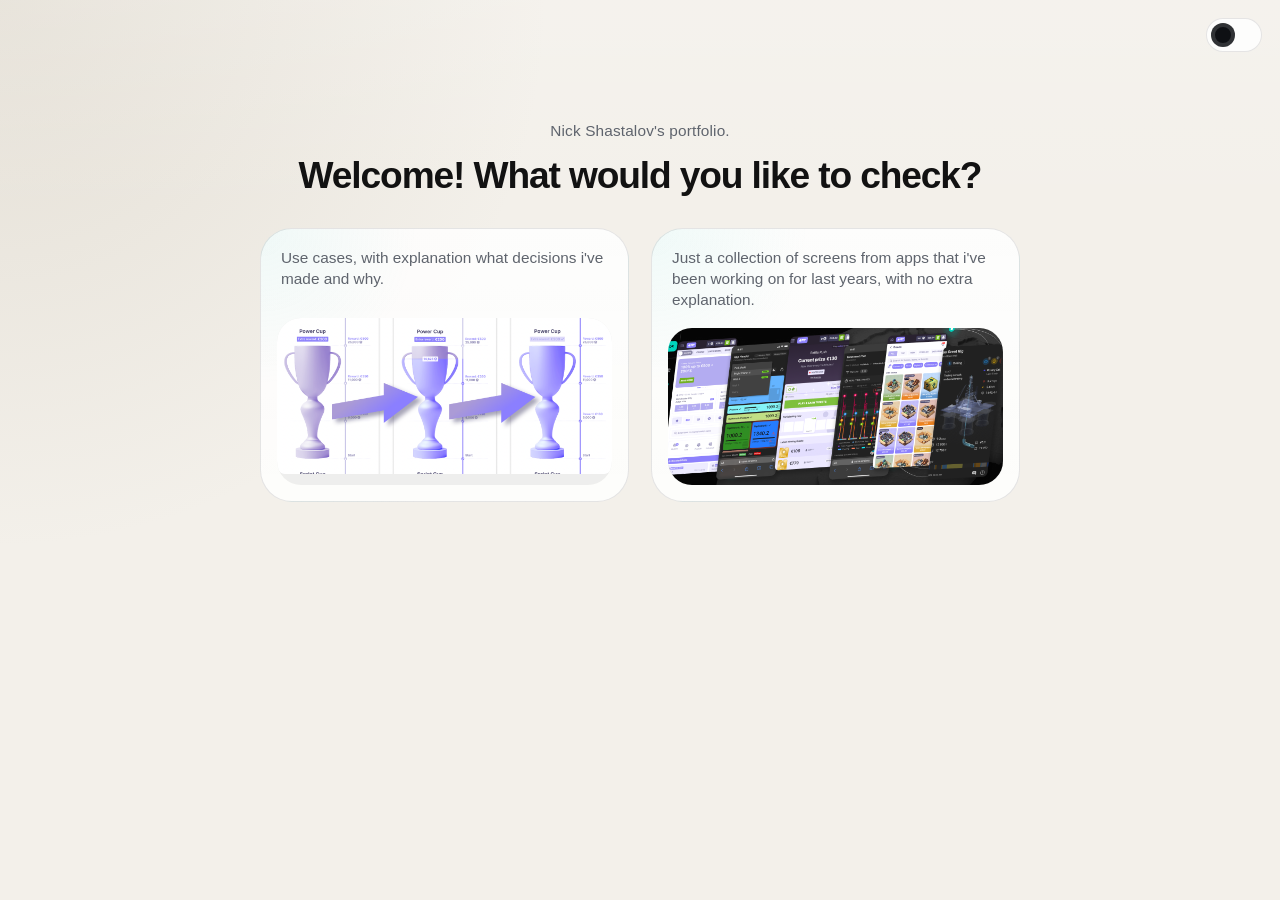
<file: portfolio-choice.html>
<!DOCTYPE html>
<html lang="en" data-theme="light">
  <head>
    <meta charset="UTF-8" />
    <meta name="viewport" content="width=device-width, initial-scale=1.0" />
    <title>Nick Shastalov | Portfolio Choice</title>
    <meta
      name="description"
      content="Choose between detailed case studies and a visual gallery of Nick Shastalov's product design work."
    />
    <link rel="stylesheet" href="./styles.css" />
    <script src="./theme.js" defer></script>
  </head>
  <body class="choice-page">
    <div class="site-shell">
      <button class="theme-toggle theme-toggle-floating" type="button" aria-label="Toggle theme">
        <span class="theme-toggle-track">
          <span class="theme-toggle-thumb"></span>
        </span>
      </button>

      <main class="choice-main">
        <section class="choice-hero">
          <p class="choice-kicker">Nick Shastalov's portfolio.</p>
          <h1>Welcome! What would you like to check?</h1>
        </section>

        <section class="choice-grid" aria-label="Portfolio navigation">
          <a class="choice-card" href="./index.html">
            <div class="choice-card-copy">
              <p>Use cases, with explanation what decisions i've made and why.</p>
            </div>
            <div class="choice-card-media">
              <img src="./assets/gallery-choice-card-1.png" alt="Use cases preview" />
            </div>
          </a>

          <a class="choice-card choice-card-alt" href="./gallery.html">
            <div class="choice-card-copy">
              <p>Just a collection of screens from apps that i've been working on for last years, with no extra explanation.</p>
            </div>
            <div class="choice-card-media">
              <img src="./assets/gallery-choice-card-2.png" alt="Gallery preview" />
            </div>
          </a>
        </section>
      </main>
    </div>
  </body>
</html>
</file>
<file: styles.css>
:root {
  color-scheme: light;
  --bg: #f3f0ea;
  --bg-elevated: rgba(255, 255, 255, 0.72);
  --surface: rgba(255, 255, 255, 0.82);
  --surface-strong: #ffffff;
  --surface-dark: #111111;
  --border: rgba(12, 16, 24, 0.1);
  --text: #121212;
  --muted: #5f646d;
  --accent: #0e1014;
  --accent-soft: #d9d4ca;
  --shadow: 0 24px 60px rgba(18, 18, 18, 0.08);
  --hero-glow: radial-gradient(circle at top left, rgba(190, 180, 160, 0.28), transparent 35%);
  --font-display: "Iowan Old Style", "Palatino Linotype", "Book Antiqua", Georgia, serif;
  --font-body: "Avenir Next", "Segoe UI", "Helvetica Neue", Arial, sans-serif;
}

html[data-theme="dark"] {
  color-scheme: dark;
  --bg: #0d0f12;
  --bg-elevated: rgba(18, 20, 24, 0.76);
  --surface: rgba(20, 22, 28, 0.9);
  --surface-strong: #171a20;
  --surface-dark: #0a0c0f;
  --border: rgba(255, 255, 255, 0.09);
  --text: #f4f1eb;
  --muted: #a4aab6;
  --accent: #f5f2ec;
  --accent-soft: #242933;
  --shadow: 0 28px 70px rgba(0, 0, 0, 0.36);
  --hero-glow: radial-gradient(circle at top left, rgba(120, 137, 168, 0.18), transparent 35%);
}

* {
  box-sizing: border-box;
}

html {
  scroll-behavior: smooth;
}

body {
  margin: 0;
  min-height: 100vh;
  font-family: var(--font-body);
  color: var(--text);
  background:
    linear-gradient(180deg, rgba(255, 255, 255, 0.16), transparent 24%),
    var(--hero-glow),
    var(--bg);
}

img {
  display: block;
  max-width: 100%;
}

a {
  color: inherit;
  text-decoration: none;
}

p,
li {
  color: var(--muted);
  line-height: 1.65;
}

h1,
h2,
h3,
strong {
  color: var(--text);
}

h1,
h2,
h3 {
  margin: 0;
  font-family: var(--font-display);
  font-weight: 600;
  line-height: 1.08;
}

.site-shell {
  width: min(100%, calc(100% - 112px));
  max-width: 1580px;
  margin: 0 auto;
  padding: 22px 0 72px;
}

.page-meta {
  margin-bottom: 12px;
  color: rgba(97, 102, 112, 0.88);
  font-size: 0.86rem;
}

.page-meta-centered {
  text-align: center;
}

.page-meta-row {
  display: flex;
  align-items: center;
  justify-content: center;
  gap: 16px;
}

.page-meta-case {
  position: relative;
  min-height: 24px;
  text-align: center;
}

.page-meta-case .back-link-subtle {
  position: absolute;
  left: 0;
  top: 50%;
  transform: translateY(-50%);
}

.back-link-subtle {
  color: rgba(97, 102, 112, 0.88);
  font-size: 0.86rem;
}

.back-link-arrow::before {
  content: "←";
  display: inline-block;
  margin-right: 8px;
}

.back-link-subtle:hover {
  color: var(--text);
}

.copy-toast {
  position: fixed;
  left: 50%;
  bottom: 24px;
  z-index: 30;
  padding: 11px 16px;
  border-radius: 999px;
  border: 1px solid var(--border);
  background: var(--surface-dark);
  color: #f8f4ee;
  font-size: 0.9rem;
  opacity: 0;
  pointer-events: none;
  transform: translateX(-50%) translateY(12px);
  transition: opacity 180ms ease, transform 180ms ease;
}

.copy-toast.is-visible {
  opacity: 1;
  transform: translateX(-50%) translateY(0);
}

.scroll-reveal-block {
  opacity: 0;
  transform: translateY(36px);
  pointer-events: none;
  transition: opacity 420ms ease, transform 420ms ease;
}

.scroll-reveal-block.is-visible {
  opacity: 1;
  transform: translateY(0);
  pointer-events: auto;
}

.topbar {
  position: sticky;
  top: 16px;
  z-index: 10;
  display: flex;
  align-items: center;
  justify-content: space-between;
  gap: 20px;
  padding: 14px 18px;
  margin-bottom: 24px;
  border: 1px solid var(--border);
  border-radius: 22px;
  background: var(--bg-elevated);
  backdrop-filter: blur(18px);
  box-shadow: var(--shadow);
}

.brand {
  display: inline-flex;
  align-items: center;
  gap: 14px;
}

.brand-mark {
  display: grid;
  place-items: center;
  width: 44px;
  aspect-ratio: 1;
  border-radius: 14px;
  background: var(--accent);
  color: var(--bg);
  font-size: 0.95rem;
  letter-spacing: 0.08em;
  text-transform: uppercase;
}

.brand-copy {
  display: grid;
  gap: 2px;
}

.brand-copy strong {
  font-size: 0.98rem;
}

.brand-copy span {
  font-size: 0.84rem;
  color: var(--muted);
}

.topbar-actions,
.topnav {
  display: flex;
  align-items: center;
  gap: 18px;
}

.topnav a,
.back-link {
  font-size: 0.92rem;
  color: var(--muted);
}

.topnav a:hover,
.back-link:hover,
.inline-link:hover {
  color: var(--text);
}

.theme-toggle {
  cursor: pointer;
  border: 0;
  background: transparent;
  padding: 0;
}

.theme-toggle-floating {
  position: fixed;
  top: 18px;
  right: 18px;
  z-index: 20;
}

.theme-toggle-track {
  display: inline-flex;
  align-items: center;
  gap: 10px;
  padding: 5px 7px;
  border-radius: 999px;
  border: 1px solid var(--border);
  background: var(--surface);
}

.theme-toggle-floating .theme-toggle-track {
  width: 56px;
  justify-content: flex-start;
  padding: 4px;
  border-radius: 999px;
}

.theme-toggle-label {
  font-size: 0.76rem;
  color: var(--muted);
  min-width: 35px;
}

.theme-toggle-thumb {
  width: 24px;
  height: 24px;
  border-radius: 50%;
  background: var(--accent);
  box-shadow: inset 0 0 0 4px rgba(255, 255, 255, 0.14);
  transition: transform 180ms ease;
}

html[data-theme="dark"] .theme-toggle-floating .theme-toggle-thumb {
  transform: translateX(24px);
}

.eyebrow,
.section-label {
  margin: 0 0 12px;
  text-transform: uppercase;
  letter-spacing: 0.12em;
  font-size: 0.72rem;
  font-weight: 700;
  color: var(--muted);
}

.hero,
.case-hero {
  display: grid;
  grid-template-columns: minmax(0, 1.1fr) minmax(320px, 0.9fr);
  gap: 28px;
  padding: clamp(28px, 4vw, 46px);
  border-radius: 34px;
  border: 1px solid var(--border);
  background:
    linear-gradient(135deg, rgba(255, 255, 255, 0.18), transparent 40%),
    var(--surface);
  box-shadow: var(--shadow);
  overflow: hidden;
}

.hero-centered {
  grid-template-columns: 1fr;
  min-height: 78vh;
  place-items: center;
  text-align: left;
  background: transparent;
  border: 0;
  box-shadow: none;
  padding: 8vh 0 6vh;
  margin-bottom: 56px;
}

.hero-copy h1,
.case-hero-copy h1 {
  font-size: clamp(2.9rem, 7vw, 5.3rem);
  max-width: 11ch;
}

.hero-centered .hero-copy h1 {
  max-width: none;
  margin: 0;
  font-family: var(--font-body);
  font-size: clamp(1.9rem, 3.15vw, 3.3rem);
  font-weight: 500;
  letter-spacing: -0.06em;
  line-height: 0.98;
  width: 100%;
}

.hero-highlight {
  position: relative;
  display: inline-block;
  color: inherit;
  animation: heroGlowText 7.5s ease-in-out infinite;
}

.hero-highlight-delay-1 {
  animation-delay: 0s;
}

.hero-highlight-delay-2 {
  animation-delay: 1.2s;
}

.hero-highlight-delay-3 {
  animation-delay: 2.4s;
}

.lead {
  margin: 20px 0 0;
  max-width: 60ch;
  font-size: 1.05rem;
}

.hero-note {
  display: grid;
  grid-template-columns: auto 1fr;
  gap: 14px;
  align-items: start;
  margin-top: 28px;
  padding: 18px 20px;
  border-radius: 20px;
  background: var(--surface-strong);
  border: 1px solid var(--border);
}

.hero-note-mark {
  font-family: var(--font-display);
  font-size: 3.6rem;
  line-height: 0.8;
  color: rgba(147, 148, 152, 0.55);
}

.hero-note p {
  margin: 0;
}

.hero-actions {
  display: flex;
  gap: 14px;
  margin-top: 28px;
}

.button {
  display: inline-flex;
  align-items: center;
  justify-content: center;
  min-height: 48px;
  padding: 0 18px;
  border-radius: 999px;
  border: 1px solid var(--border);
  transition: transform 180ms ease, background-color 180ms ease;
}

.button:hover {
  transform: translateY(-1px);
}

.button-primary {
  background: var(--accent);
  color: var(--bg);
}

.button-secondary {
  background: var(--surface-strong);
}

.hero-panel,
.case-hero-media {
  align-self: stretch;
  display: grid;
  gap: 14px;
}

.hero-panel img,
.case-hero-media img,
.visual-frame img,
.case-card-image {
  width: 100%;
  height: 100%;
  object-fit: cover;
  border-radius: 24px;
  border: 1px solid var(--border);
  background: var(--surface-strong);
}

.hero-panel-caption {
  display: flex;
  justify-content: space-between;
  gap: 16px;
  padding: 0 4px;
  font-size: 0.84rem;
}

.hero-panel-caption span {
  color: var(--muted);
}

.section-heading {
  margin: 72px 0 24px;
}

.section-heading-cases {
  margin-top: 0;
  text-align: left;
  margin-bottom: 34px;
}

.section-heading h2 {
  max-width: 12ch;
  font-size: clamp(2rem, 4vw, 3.35rem);
}

.section-heading-cases h2 {
  max-width: none;
  font-family: var(--font-body);
  font-size: clamp(1.35rem, 2vw, 1.65rem);
  font-weight: 500;
  letter-spacing: -0.04em;
  text-transform: none;
  color: var(--text);
}

.section-heading-cases p {
  max-width: none;
  margin: 18px 0 0;
  color: #7c818b;
  font-size: clamp(1.35rem, 2vw, 1.65rem);
  line-height: 1.34;
}

.section-heading p:last-child,
.compact p:last-child {
  max-width: 65ch;
}

.case-grid {
  display: grid;
  grid-template-columns: repeat(2, minmax(0, 1fr));
  gap: 22px;
}

.case-grid-row {
  grid-template-columns: repeat(4, minmax(0, 1fr));
  align-items: stretch;
  gap: 18px;
}

.case-tile {
  position: relative;
  display: block;
  min-height: 460px;
  border-radius: 12px;
  overflow: hidden;
  border: 1px solid var(--border);
  box-shadow: var(--shadow);
  transform-style: preserve-3d;
  transform: perspective(1200px) rotateX(0deg) rotateY(0deg) translateY(0);
  transition: transform 240ms ease, box-shadow 240ms ease;
}

.case-tile:hover {
  transform: perspective(1200px) rotateX(5deg) rotateY(-7deg) translateY(-6px);
  box-shadow: 0 32px 70px rgba(12, 16, 24, 0.18);
}

.case-tile-light:hover {
  box-shadow: 0 28px 60px rgba(125, 111, 210, 0.26);
}

.case-tile .case-card-image {
  position: absolute;
  left: 0;
  right: 0;
  bottom: 0;
  height: 68%;
  border: 0;
  border-radius: 0;
  object-position: center;
}

.case-tile-overlay {
  position: absolute;
  inset: 0;
  background:
    linear-gradient(180deg, rgba(5, 8, 14, 0.94) 0%, rgba(5, 8, 14, 0.88) 22%, rgba(5, 8, 14, 0.46) 46%, rgba(5, 8, 14, 0.08) 76%, rgba(5, 8, 14, 0.02) 100%);
}

.case-tile-light .case-tile-overlay {
  background:
    linear-gradient(180deg, rgba(30, 24, 56, 0.84) 0%, rgba(43, 30, 87, 0.72) 22%, rgba(78, 60, 158, 0.2) 48%, rgba(120, 101, 255, 0.05) 78%, rgba(120, 101, 255, 0.02) 100%);
}

.case-tile-copy {
  position: absolute;
  left: 18px;
  right: 18px;
  top: 18px;
  z-index: 1;
}

.case-tile-copy h3 {
  font-family: var(--font-body);
  font-weight: 600;
  letter-spacing: -0.03em;
  font-size: 1.28rem;
  color: #f8f4ee;
  text-shadow: 0 8px 32px rgba(0, 0, 0, 0.54);
  line-height: 1.15;
  max-width: none;
}

.case-tile-disabled {
  cursor: default;
  filter: saturate(0.9);
}

.case-tile-disabled .case-card-image {
  opacity: 0.88;
}

.case-tile-ribbon {
  position: absolute;
  left: -18%;
  right: -18%;
  top: 48%;
  z-index: 2;
  padding: 12px 24px;
  background: #f2c94c;
  color: #161616;
  font-size: 0.78rem;
  font-weight: 700;
  letter-spacing: 0.08em;
  text-transform: uppercase;
  text-align: center;
  transform: rotate(-15deg);
  box-shadow: 0 12px 30px rgba(0, 0, 0, 0.2);
  overflow: hidden;
  white-space: nowrap;
  display: flex;
}

.case-tile-ribbon span {
  flex: 0 0 100%;
  display: inline-flex;
  align-items: center;
  justify-content: center;
  padding: 0 16px;
  animation: ribbonLoop 9.8s linear infinite;
}

.case-tile-ribbon-slow span {
  animation-duration: 10.4s;
}

.case-tile-ribbon-slower span {
  animation-duration: 11.6s;
}

@keyframes ribbonLoop {
  0%,
  12% {
    transform: translateX(0);
  }

  46%,
  58% {
    transform: translateX(-100%);
  }

  100% {
    transform: translateX(-200%);
  }
}

.case-tile-copy .case-kicker {
  color: rgba(255, 255, 255, 0.82);
  margin-bottom: 10px;
  font-size: 0.72rem;
  text-shadow: 0 6px 24px rgba(0, 0, 0, 0.5);
  line-height: 1.35;
  max-width: none;
}

.case-card {
  display: grid;
  grid-template-columns: minmax(220px, 0.9fr) minmax(0, 1fr);
  min-height: 340px;
  border-radius: 28px;
  overflow: hidden;
  border: 1px solid var(--border);
  box-shadow: var(--shadow);
}

.case-card-dark {
  background: #121418;
}

.case-card-light {
  background: #ece8ff;
}

.case-card-content {
  display: flex;
  flex-direction: column;
  justify-content: flex-end;
  gap: 10px;
  padding: 24px;
}

.case-card-dark .case-card-content h3,
.case-card-dark .case-card-content p,
.case-card-dark .case-card-content li,
.case-card-dark .case-card-content a {
  color: #f6f3ee;
}

.case-kicker {
  margin: 0;
  text-transform: uppercase;
  letter-spacing: 0.1em;
  font-size: 0.72rem;
  opacity: 0.72;
}

.case-card h3 {
  font-size: 2rem;
}

.case-tagline {
  margin: 0;
  font-size: 1.12rem;
  line-height: 1.3;
}

.meta-list {
  display: flex;
  flex-wrap: wrap;
  gap: 8px;
  margin: 0;
  padding: 0;
  list-style: none;
}

.meta-list li {
  padding: 8px 12px;
  border-radius: 999px;
  border: 1px solid rgba(255, 255, 255, 0.14);
  font-size: 0.82rem;
  line-height: 1.2;
}

.case-card-light .meta-list li {
  border-color: rgba(18, 18, 18, 0.1);
}

.inline-link {
  margin-top: 6px;
  font-weight: 700;
}

.principles {
  margin-top: 70px;
  padding: 28px;
  border-radius: 32px;
  border: 1px solid var(--border);
  background: var(--surface);
  box-shadow: var(--shadow);
}

.bio-layout {
  display: grid;
  gap: 38px;
  margin-top: 110px;
}

.bio-row {
  display: grid;
  grid-template-columns: minmax(220px, 0.7fr) minmax(0, 1.3fr);
  gap: 56px;
  align-items: start;
}

.bio-row h2 {
  font-family: var(--font-body);
  font-size: clamp(1.8rem, 3.45vw, 3.05rem);
  font-weight: 500;
  letter-spacing: -0.05em;
}

.bio-row p {
  margin: 0;
  font-family: var(--font-body);
  color: var(--text);
  font-size: clamp(1.05rem, 1.84vw, 1.61rem);
  line-height: 1.28;
  letter-spacing: -0.04em;
}

.principles-grid,
.three-up {
  display: grid;
  grid-template-columns: repeat(3, minmax(0, 1fr));
  gap: 18px;
}

.principle-card,
.info-card,
.story-card,
.content-panel,
.contact-strip {
  border: 1px solid var(--border);
  border-radius: 24px;
  background: var(--surface-strong);
}

.principle-card,
.info-card,
.story-card,
.content-panel {
  padding: 22px;
}

.principle-card span {
  display: inline-flex;
  margin-bottom: 18px;
  color: var(--muted);
  font-size: 0.88rem;
}

.contact-strip {
  display: flex;
  align-items: center;
  justify-content: space-between;
  gap: 18px;
  margin-top: 28px;
  padding: 28px;
}

.contact-strip-home {
  margin-top: 84px;
  align-items: flex-start;
}

.contact-copy h2 {
  margin-bottom: 16px;
  font-family: var(--font-body);
  font-size: clamp(1.8rem, 3.45vw, 3.05rem);
  font-weight: 500;
  letter-spacing: -0.05em;
}

.availability-pill {
  display: inline-flex;
  align-items: center;
  gap: 10px;
  padding: 10px 14px;
  border-radius: 999px;
  border: 1px solid rgba(58, 128, 84, 0.2);
  background: rgba(120, 188, 139, 0.08);
  color: var(--text);
  font-size: 0.88rem;
}

.availability-dot {
  width: 10px;
  height: 10px;
  border-radius: 50%;
  background: #2cb45b;
  box-shadow: 0 0 0 6px rgba(44, 180, 91, 0.12);
}

.contact-tags {
  display: flex;
  flex-wrap: wrap;
  justify-content: flex-end;
  gap: 12px;
  max-width: 680px;
}

.contact-tag {
  display: inline-flex;
  align-items: center;
  gap: 10px;
  min-height: 46px;
  padding: 0 16px;
  border-radius: 999px;
  border: 1px solid var(--border);
  background: var(--surface-strong);
  color: var(--text);
  position: relative;
  font: inherit;
  cursor: pointer;
}

.contact-copy-trigger {
  appearance: none;
}

.contact-hover-copy {
  position: absolute;
  top: -34px;
  right: 12px;
  padding: 6px 10px;
  border-radius: 999px;
  background: var(--surface-dark);
  color: #f8f4ee;
  font-size: 0.74rem;
  opacity: 0;
  transform: translateY(6px);
  pointer-events: none;
  transition: opacity 160ms ease, transform 160ms ease;
  white-space: nowrap;
}

.contact-tag:hover .contact-hover-copy,
.contact-tag:focus-visible .contact-hover-copy {
  opacity: 1;
  transform: translateY(0);
}

.contact-linkedin {
  cursor: pointer;
}

.link-icon {
  font-size: 0.88rem;
  color: var(--muted);
}

@keyframes heroGlowText {
  0%,
  14%,
  100% {
    color: inherit;
    text-shadow: 0 0 0 rgba(198, 176, 142, 0);
  }

  22%,
  34% {
    color: #b88a3b;
    text-shadow:
      0 0 10px rgba(184, 138, 59, 0.22),
      0 0 22px rgba(184, 138, 59, 0.18),
      0 0 40px rgba(184, 138, 59, 0.12);
  }

  40% {
    color: inherit;
    text-shadow: 0 0 0 rgba(198, 176, 142, 0);
  }
}

.contact-strip h2 {
  max-width: 18ch;
  font-size: clamp(1.7rem, 4vw, 2.8rem);
}

.case-layout {
  display: grid;
  gap: 26px;
}

.case-layout-refined {
  gap: 38px;
  padding-top: 32px;
}

.case-hero-refined {
  grid-template-columns: minmax(0, 1.05fr) minmax(320px, 0.95fr);
  padding: 0;
  border: 0;
  box-shadow: none;
  background: transparent;
  align-items: start;
}

.case-hero-copy-refined h1 {
  font-family: var(--font-body);
  font-size: clamp(2.8rem, 5.2vw, 5.4rem);
  font-weight: 500;
  letter-spacing: -0.06em;
  line-height: 0.98;
  max-width: 10ch;
}

.case-hero-tagline-refined {
  margin: 18px 0 0;
  max-width: 18ch;
  font-family: var(--font-body);
  font-size: clamp(1.25rem, 2.1vw, 1.75rem);
  line-height: 1.14;
  color: var(--text);
  letter-spacing: -0.03em;
}

.case-lead-refined {
  max-width: 46ch;
  margin: 22px 0 0;
  font-size: 1.04rem;
  color: var(--muted);
}

.case-hero-media-refined img {
  border-radius: 14px;
}

.case-hero-stacked {
  grid-template-columns: 1fr;
  gap: 24px;
}

.case-hero-stacked .case-hero-media-refined {
  width: min(100%, 1280px);
  justify-self: center;
}

.case-hero-copy-centered {
  text-align: center;
  justify-self: center;
  width: min(100%, 1180px);
}

.case-hero-copy-centered h1,
.case-hero-copy-centered .case-hero-tagline-refined,
.case-hero-copy-centered .case-lead-refined {
  margin-left: auto;
  margin-right: auto;
  text-align: center;
}

.case-hero-copy-centered h1 {
  max-width: none;
}

.case-hero-copy-centered .case-hero-tagline-refined {
  max-width: 24ch;
}

.case-hero-copy-centered .case-lead-refined {
  max-width: 78ch;
}

.case-title-compact {
  font-family: "Segoe UI", "Helvetica Neue", Arial, sans-serif;
  font-size: clamp(2rem, 3.5vw, 3.4rem);
  letter-spacing: 0.04em;
  font-weight: 400;
  font-kerning: none;
  font-feature-settings: "kern" 0, "liga" 0, "clig" 0;
  text-rendering: geometricPrecision;
}

.case-title-compact + .case-hero-tagline-refined {
  max-width: 38ch;
}

.hero-duo {
  display: grid;
  gap: 18px;
  align-content: start;
  grid-template-columns: 1fr;
}

.hero-duo-card {
  position: relative;
  margin: 0;
  padding: 0;
  overflow: hidden;
  border-radius: 18px;
  border: 1px solid var(--border);
  background: transparent;
  box-shadow: none;
}

.hero-duo-card img {
  width: 100%;
  height: auto;
  border-radius: 18px;
  border: 0;
  background: #111111;
}

.hero-duo-card-offset {
  width: 100%;
}

.story-card-media-stack {
  display: grid;
  gap: 18px;
  align-content: start;
}

.story-card-media-stack img {
  width: 100%;
  height: auto;
  border-radius: 14px;
  border: 1px solid var(--border);
  background: var(--surface-strong);
}

.case-hero-tagline {
  margin: 16px 0 0;
  font-size: clamp(1.24rem, 2vw, 1.58rem);
  line-height: 1.2;
  color: var(--text);
}

.case-meta {
  display: grid;
  grid-template-columns: repeat(4, minmax(0, 1fr));
  gap: 14px;
}

.case-meta-refined {
  gap: 18px;
}

.case-meta div {
  padding: 18px;
  border-radius: 20px;
  border: 1px solid var(--border);
  background: var(--surface);
}

.case-meta-refined div {
  padding: 18px 20px 20px;
  border-radius: 14px;
  background: transparent;
}

.case-meta-refined strong {
  display: block;
  margin-bottom: 8px;
  font-family: var(--font-body);
  font-size: 0.98rem;
  font-weight: 600;
  letter-spacing: -0.02em;
}

.case-meta-refined p {
  margin: 0;
  font-size: 0.96rem;
}

.case-meta span {
  display: block;
  margin-bottom: 10px;
  font-size: 0.74rem;
  text-transform: uppercase;
  letter-spacing: 0.1em;
  color: var(--muted);
}

.story-grid {
  display: grid;
  grid-template-columns: repeat(2, minmax(0, 1fr));
  gap: 18px;
}

.story-grid-refined {
  gap: 20px;
}

.story-grid-mixed {
  grid-template-columns: minmax(0, 1fr) minmax(320px, 0.8fr);
  align-items: start;
}

.story-stack {
  display: grid;
  gap: 20px;
}

.story-card-accent {
  background:
    linear-gradient(135deg, rgba(176, 163, 138, 0.14), transparent 42%),
    var(--surface-strong);
}

.story-card-refined {
  padding: 28px;
  border-radius: 14px;
}

.story-photo-card {
  display: grid;
  gap: 14px;
}

.story-photo-card img {
  display: block;
  width: 100%;
  height: auto;
  border-radius: 12px;
}

.story-photo-caption {
  margin: 0;
  color: var(--muted);
  font-size: 0.95rem;
  line-height: 1.55;
}

.story-card-refined h2,
.content-copy-refined h2,
.visual-section-refined h2 {
  font-family: var(--font-body);
  font-size: clamp(1.7rem, 2.6vw, 2.45rem);
  font-weight: 500;
  letter-spacing: -0.05em;
  line-height: 1.06;
  margin-bottom: 14px;
}

.story-card-refined p,
.content-copy-refined p,
.content-panel-refined p,
.info-card-refined p {
  margin: 0;
  font-size: 1rem;
}

.content-band {
  display: grid;
  grid-template-columns: minmax(0, 1.35fr) minmax(260px, 0.65fr);
  gap: 18px;
}

.content-band-refined {
  gap: 20px;
}

.content-copy {
  padding: 8px 2px;
}

.content-copy-refined {
  padding: 8px 0 0;
}

.detail-list {
  margin: 20px 0 0;
  padding-left: 20px;
}

.detail-list-compact {
  margin-top: 14px;
}

.content-panel-refined {
  padding: 28px;
  border-radius: 14px;
}

.content-panel-refined h3,
.info-card-refined h3 {
  font-family: var(--font-body);
  font-size: 1.28rem;
  font-weight: 600;
  letter-spacing: -0.03em;
  margin-bottom: 12px;
}

.visual-section {
  padding: 28px;
  border: 1px solid var(--border);
  border-radius: 30px;
  background: var(--surface);
  box-shadow: var(--shadow);
}

.visual-section-refined {
  padding: 32px;
  border-radius: 16px;
}

.visual-section h2 {
  margin-bottom: 18px;
  max-width: 14ch;
  font-size: clamp(1.8rem, 3.8vw, 3rem);
}

.visual-section-refined h2 {
  max-width: 16ch;
}

.visual-title-wide {
  max-width: none;
}

.visual-frame {
  overflow: hidden;
  border-radius: 24px;
}

.visual-section-refined .visual-frame {
  border-radius: 12px;
}

.rejected-grid,
.solution-pair {
  display: grid;
  gap: 22px;
}

.rejected-grid {
  grid-template-columns: repeat(2, minmax(0, 1fr));
}

.solution-pair {
  grid-template-columns: minmax(0, 1.15fr) minmax(320px, 0.85fr);
  align-items: start;
}

.solution-pair-secondary {
  margin-top: 22px;
}

.solution-image-column .visual-frame,
.rejected-grid .visual-frame {
  border-radius: 14px;
  border: 1px solid var(--border);
  background: var(--surface-strong);
}

.rejected-grid .visual-frame {
  border: 0;
  background: transparent;
  border-radius: 0;
}

.rejected-grid .visual-frame img {
  border-radius: 4px;
}

.solution-notes {
  display: grid;
  gap: 16px;
}

.evolution-section {
  padding: 24px;
}

.evolution-frame {
  overflow: hidden;
  border-radius: 16px;
  border: 0;
  background: transparent;
}

.evolution-frame img {
  display: block;
  width: 100%;
  height: auto;
}

.hotspot-scene + .hotspot-scene {
  margin-top: 28px;
}

.hotspot-scene-reveal {
  opacity: 0;
  transform: translateY(40px);
  transition: opacity 420ms ease, transform 420ms ease;
}

.hotspot-scene-reveal.is-visible {
  opacity: 1;
  transform: translateY(0);
}

.hotspot-kicker {
  margin: 0 0 14px;
  color: var(--muted);
  font-size: 0.94rem;
  font-weight: 400;
}

.hotspot-widget {
  display: grid;
  grid-template-columns: minmax(0, 1.18fr) minmax(320px, 0.82fr);
  gap: 24px;
  align-items: start;
}

.hotspot-visual {
  position: relative;
}

.hotspot-visual img {
  display: block;
  width: 100%;
  height: auto;
  border-radius: 0;
}

.hotspot-visual-zoomable img {
  cursor: zoom-in;
}

.hotspot-visual-zoomable::after {
  content: "click to zoom";
  position: absolute;
  left: 50%;
  bottom: 18px;
  transform: translateX(-50%) translateY(8px);
  padding: 7px 12px;
  border-radius: 999px;
  background: rgba(18, 20, 24, 0.92);
  color: #f4f1eb;
  font-size: 0.82rem;
  opacity: 0;
  pointer-events: none;
  transition: opacity 220ms ease, transform 220ms ease;
  white-space: nowrap;
}

.hotspot-visual-zoomable.is-image-hovered::after {
  opacity: 1;
  transform: translateX(-50%) translateY(0);
}

.hotspot-dot {
  position: absolute;
  left: var(--x);
  top: var(--y);
  transform: translate(-50%, -50%);
  width: 18px;
  height: 18px;
  border-radius: 999px;
  border: 0;
  padding: 0;
  cursor: pointer;
  background: #ffffff;
  box-shadow:
    0 0 0 5px rgba(255, 255, 255, 0.16),
    0 0 0 10px rgba(255, 255, 255, 0.08);
  transition: transform 180ms ease, box-shadow 180ms ease, background-color 180ms ease;
}

.hotspot-dot:hover,
.hotspot-dot.is-active {
  transform: translate(-50%, -50%) scale(1.08);
  background: #64f2e8;
  box-shadow:
    0 0 0 6px rgba(100, 242, 232, 0.22),
    0 0 0 12px rgba(100, 242, 232, 0.1);
}

.hotspot-copy {
  display: grid;
  gap: 14px;
  align-content: start;
}

.hotspot-progress {
  height: 5px;
  border-radius: 999px;
  overflow: hidden;
  background: rgba(255, 255, 255, 0.08);
}

.hotspot-progress-bar {
  display: block;
  width: 0%;
  height: 100%;
  border-radius: inherit;
  background: linear-gradient(90deg, #d6d9df, #f1f3f6);
}

.hotspot-panel {
  display: none;
  min-height: 220px;
}

.hotspot-panel.is-active {
  display: block;
}

.image-modal {
  position: fixed;
  inset: 0;
  z-index: 60;
  display: block;
  padding: 32px;
  overflow: auto;
  background: rgba(7, 10, 14, 0.86);
  opacity: 0;
  pointer-events: none;
  transition: opacity 220ms ease;
}

.image-modal.is-open {
  opacity: 1;
  pointer-events: auto;
}

.image-modal-content {
  position: relative;
  width: min(96vw, var(--modal-width, 1800px));
  margin: 0 auto;
}

.image-modal-stage {
  position: relative;
  width: 100%;
}

.image-modal-stage .hotspot-visual {
  position: relative;
}

.image-modal-stage .hotspot-visual img {
  display: block;
  width: 100%;
  height: auto;
  border-radius: 0;
  box-shadow: 0 28px 80px rgba(0, 0, 0, 0.45);
}

.image-modal-stage .hotspot-dot {
  width: 20px;
  height: 20px;
}

.image-modal-close {
  position: absolute;
  top: 18px;
  right: 18px;
  z-index: 1;
  width: 42px;
  height: 42px;
  border: 0;
  border-radius: 999px;
  background: rgba(18, 20, 24, 0.92);
  color: #f4f1eb;
  font-size: 1.5rem;
  line-height: 1;
  cursor: pointer;
}

.image-modal-tooltip {
  position: fixed;
  z-index: 2;
  max-width: min(420px, 34vw);
  padding: 16px 18px;
  border-radius: 16px;
  background: rgba(14, 16, 20, 0.96);
  border: 1px solid rgba(255, 255, 255, 0.08);
  box-shadow: 0 24px 60px rgba(0, 0, 0, 0.34);
  color: #f4f1eb;
  pointer-events: none;
  box-sizing: border-box;
}

.image-modal-tooltip h3 {
  display: none;
}

.image-modal-tooltip p {
  margin: 0;
  color: rgba(244, 241, 235, 0.86);
  font-size: 0.94rem;
  line-height: 1.55;
}

.image-modal-tooltip p + p {
  margin-top: 10px;
}

.three-up-refined {
  gap: 20px;
}

.two-up {
  grid-template-columns: repeat(2, minmax(0, 1fr));
}

.info-card-refined {
  padding: 26px;
  border-radius: 14px;
}

.visual-frame img {
  height: auto;
  object-fit: contain;
}

.case-section {
  display: grid;
  gap: 22px;
}

.case-section-shell {
  padding: 32px;
  border: 1px solid var(--border);
  border-radius: 16px;
  background: var(--surface);
  box-shadow: var(--shadow);
}

.section-heading-block {
  display: grid;
  gap: 10px;
}

.section-heading-block h2 {
  max-width: 18ch;
  font-family: var(--font-body);
  font-size: clamp(1.8rem, 2.8vw, 2.7rem);
  font-weight: 500;
  letter-spacing: -0.05em;
  line-height: 1.06;
}

.section-heading-wide h2 {
  max-width: none;
}

.section-heading-compact h2 {
  font-size: clamp(1.5rem, 2.2vw, 2rem);
  line-height: 1.12;
}

.split-grid,
.logic-grid,
.metrics-grid,
.future-list,
.artifact-notes {
  display: grid;
  gap: 18px;
}

.split-grid {
  grid-template-columns: repeat(2, minmax(0, 1fr));
}

.logic-grid {
  grid-template-columns: repeat(2, minmax(0, 1fr));
}

.logic-grid-three {
  grid-template-columns: repeat(3, minmax(0, 1fr));
}

.metrics-grid,
.future-list,
.artifact-notes {
  grid-template-columns: repeat(3, minmax(0, 1fr));
}

.logic-card,
.metric-card,
.future-card,
.artifact-note,
.strategy-card {
  border: 1px solid var(--border);
  border-radius: 14px;
  background: var(--surface-strong);
  padding: 22px;
}

.logic-card h3,
.metric-card h3,
.future-card h3,
.artifact-note h3,
.strategy-card h3,
.process-step h3 {
  margin-bottom: 12px;
  font-family: var(--font-body);
  font-size: 1.18rem;
  font-weight: 600;
  letter-spacing: -0.03em;
}

.logic-card p,
.metric-card p,
.future-card p,
.artifact-note p,
.strategy-card p,
.process-step p {
  margin: 0;
}

.metric-inline-title {
  color: var(--muted);
  font-size: 1rem;
  line-height: 1.65;
}

.process-story {
  display: grid;
  grid-template-columns: repeat(4, minmax(0, 1fr));
  gap: 18px;
}

.process-step {
  position: relative;
  padding: 22px 20px 20px;
  border-radius: 14px;
  border: 1px solid var(--border);
  background:
    linear-gradient(180deg, rgba(176, 163, 138, 0.12), transparent 46%),
    var(--surface-strong);
}

.process-step span {
  display: inline-flex;
  align-items: center;
  justify-content: center;
  width: 42px;
  height: 42px;
  margin-bottom: 18px;
  border-radius: 999px;
  border: 1px solid var(--border);
  background: var(--surface);
  color: var(--text);
  font-size: 0.82rem;
  font-weight: 700;
  letter-spacing: 0.08em;
}

.sprint-table {
  display: grid;
  border: 1px solid var(--border);
  border-radius: 14px;
  overflow: hidden;
}

.research-table {
  display: grid;
}

.research-row {
  display: grid;
  grid-template-columns: minmax(220px, 0.9fr) minmax(0, 1.35fr);
  gap: 28px;
  padding: 24px 0;
  border-bottom: 1px solid var(--border);
}

.research-row:last-child {
  border-bottom: 0;
}

.research-row div {
  color: var(--text);
  font-size: clamp(1.02rem, 1.5vw, 1.18rem);
  line-height: 1.45;
  letter-spacing: -0.02em;
}

.research-row-head {
  padding-top: 0;
}

.research-row-head div {
  font-family: var(--font-body);
  font-size: 0.95rem;
  font-weight: 600;
  color: var(--text);
}

.research-badge {
  display: inline-flex;
  align-items: center;
  justify-content: center;
  width: 1.2em;
  flex: 0 0 1.2em;
  font-weight: 700;
}

.research-badge-confirm {
  color: #37b86f;
}

.research-badge-deny {
  color: #e05a5a;
}

.research-followup {
  margin-top: 24px;
  max-width: 78ch;
}

.research-followup-plain {
  margin: -2px 0 8px;
}

.research-cell-with-badge {
  display: grid;
  grid-template-columns: 1.2em minmax(0, 1fr);
  gap: 10px;
  align-items: start;
}

.research-followup p {
  margin: 0;
  color: var(--text);
  font-size: 1.02rem;
  line-height: 1.6;
}

.research-followup p + p {
  margin-top: 14px;
}

.sprint-row {
  display: grid;
  grid-template-columns: 0.82fr 1fr 1.12fr 1fr;
  background: var(--surface-strong);
}

.sprint-table-three .sprint-row {
  grid-template-columns: 0.82fr 1.45fr 1.1fr;
}

.sprint-row + .sprint-row {
  border-top: 1px solid var(--border);
}

.sprint-row div {
  padding: 18px;
  font-size: 0.96rem;
  line-height: 1.55;
  color: var(--muted);
}

.sprint-row div + div {
  border-left: 1px solid var(--border);
}

.sprint-row-head {
  background: var(--accent);
}

.sprint-row-head div {
  color: var(--bg);
  font-size: 0.78rem;
  text-transform: uppercase;
  letter-spacing: 0.1em;
  font-weight: 700;
}

.strategy-card span {
  display: inline-flex;
  margin-bottom: 18px;
  color: var(--muted);
  font-size: 0.84rem;
  font-weight: 700;
}

.artifact-caption {
  margin: 16px 0 0;
  font-size: 0.96rem;
}

.artifact-caption-top {
  margin: 0 0 18px;
  max-width: 95ch;
}

.case-nav-actions {
  flex-wrap: wrap;
  align-items: center;
}

.case-nav-link {
  display: inline-flex;
  align-items: center;
  min-height: 44px;
  font-size: 0.96rem;
}

.button-construction {
  position: relative;
  overflow: hidden;
}

.button-disabled {
  cursor: default;
}

.button-construction-label {
  position: relative;
  z-index: 1;
}

.button-construction-ribbon {
  left: -28%;
  right: -28%;
  top: 50%;
  padding: 8px 16px;
  font-size: 0.6rem;
  letter-spacing: 0.09em;
  transform: rotate(-12deg) translateY(-50%);
  box-shadow: 0 8px 24px rgba(0, 0, 0, 0.2);
}

.choice-main,
.gallery-main {
  padding-top: clamp(54px, 8vw, 96px);
}

.choice-hero,
.gallery-hero {
  max-width: 920px;
  margin: 0 auto 34px;
  text-align: center;
}

.choice-kicker {
  margin: 0 0 14px;
  color: var(--muted);
  font-size: 0.96rem;
  letter-spacing: 0.01em;
}

.choice-hero h1,
.gallery-hero h1 {
  margin: 0;
  font-family: var(--font-body);
  font-size: clamp(1.28rem, 2.9vw, 2.4rem);
  line-height: 0.98;
  letter-spacing: -0.03em;
  white-space: nowrap;
}

.choice-grid {
  display: grid;
  grid-template-columns: repeat(2, minmax(0, 1fr));
  gap: 22px;
  max-width: 760px;
  margin: 0 auto;
}

.choice-card {
  display: grid;
  gap: 18px;
  padding: 16px;
  border-radius: 32px;
  background:
    radial-gradient(circle at top left, rgba(142, 228, 223, 0.12), transparent 34%),
    linear-gradient(180deg, rgba(255, 255, 255, 0.02), rgba(255, 255, 255, 0)),
    var(--surface);
  border: 1px solid var(--border);
  box-shadow: var(--card-shadow);
  text-decoration: none;
  color: inherit;
  transform-origin: center;
  transition: transform 220ms ease, box-shadow 220ms ease, border-color 220ms ease;
}

.choice-card:hover {
  transform: translateY(-4px) rotate(-0.45deg);
  border-color: rgba(100, 242, 232, 0.24);
  box-shadow: 0 28px 60px rgba(7, 10, 14, 0.14);
}

.choice-card-alt:hover {
  transform: translateY(-4px) rotate(0.45deg);
}

.choice-card-media {
  overflow: hidden;
  border-radius: 24px;
  background: rgba(8, 12, 18, 0.06);
}

.choice-card-media img {
  display: block;
  width: 100%;
  height: auto;
}

.choice-card-copy {
  padding: 2px 4px 0;
  order: -1;
}

.choice-card-copy p {
  margin: 0;
  font-size: clamp(0.94rem, 1.2vw, 1.05rem);
  line-height: 1.38;
}

.gallery-carousel {
  position: relative;
  display: grid;
  grid-template-columns: 64px minmax(0, 1fr) 64px;
  align-items: center;
  gap: 18px;
}

.gallery-stage {
  position: relative;
  min-height: min(74vh, 880px);
  display: grid;
  place-items: center;
  overflow: hidden;
}

.gallery-slide {
  position: absolute;
  inset: 0;
  display: grid;
  place-items: center;
  margin: 0;
  opacity: 0;
  pointer-events: none;
  transform: translateX(0) scale(0.74);
  transition: transform 320ms ease, opacity 320ms ease, filter 320ms ease;
  filter: saturate(0.72);
}

.gallery-slide img {
  display: block;
  max-width: min(72vw, 1120px);
  max-height: min(72vh, 820px);
  width: auto;
  height: auto;
  border-radius: 4px;
  box-shadow: 0 24px 60px rgba(7, 10, 14, 0.2);
  cursor: zoom-in;
}

.gallery-slide.is-active,
.gallery-slide.is-prev,
.gallery-slide.is-next {
  opacity: 1;
}

.gallery-slide.is-active {
  z-index: 3;
  pointer-events: auto;
  transform: translateX(0) scale(1);
  filter: none;
}

.gallery-slide.is-prev {
  z-index: 1;
  transform: translateX(-46%) scale(0.72);
  opacity: 0.3;
}

.gallery-slide.is-next {
  z-index: 1;
  transform: translateX(46%) scale(0.72);
  opacity: 0.3;
}

.gallery-nav {
  width: 64px;
  height: 64px;
  border-radius: 999px;
  border: 1px solid var(--border);
  background: var(--surface);
  color: var(--text);
  font-size: 2rem;
  line-height: 1;
  box-shadow: var(--card-shadow);
  cursor: pointer;
}

.gallery-nav:hover {
  border-color: rgba(100, 242, 232, 0.26);
}

.gallery-lightbox {
  position: fixed;
  inset: 0;
  z-index: 40;
  display: block;
  padding: 28px;
  overflow: auto;
  background: rgba(7, 10, 14, 0.9);
  opacity: 0;
  pointer-events: none;
  transition: opacity 220ms ease;
}

.gallery-lightbox.is-open {
  opacity: 1;
  pointer-events: auto;
}

.gallery-lightbox-img {
  display: block;
  max-width: none;
  max-height: none;
  width: auto;
  height: auto;
  border-radius: 4px;
  box-shadow: 0 32px 80px rgba(0, 0, 0, 0.4);
  margin: 0 auto;
}

.gallery-lightbox-close {
  position: absolute;
  top: 18px;
  right: 18px;
  width: 42px;
  height: 42px;
  border-radius: 999px;
  border: 0;
  background: rgba(14, 16, 20, 0.96);
  color: #fff;
  font-size: 1.5rem;
  cursor: pointer;
}

.gallery-back-button {
  position: fixed;
  right: 24px;
  bottom: 24px;
  z-index: 20;
  box-shadow: 0 20px 50px rgba(7, 10, 14, 0.24);
}

.gallery-back-button-compact {
  right: 18px;
  bottom: 18px;
  width: auto;
  min-width: 0;
  padding: 10px 16px;
  font-size: 0.88rem;
  box-shadow: 0 14px 34px rgba(7, 10, 14, 0.18);
}

@media (max-width: 1040px) {
  .hero,
  .case-hero,
  .case-card,
  .content-band,
  .bio-row {
    grid-template-columns: 1fr;
  }

  .case-hero-refined {
    grid-template-columns: 1fr;
  }

  .hero-duo-card-offset {
    width: 100%;
  }

  .hero-duo {
    grid-template-columns: 1fr;
  }

  .choice-grid {
    grid-template-columns: 1fr;
  }

  .gallery-carousel {
    grid-template-columns: 1fr;
  }

  .gallery-stage {
    min-height: min(66vh, 620px);
  }

  .gallery-slide img {
    max-width: min(84vw, 920px);
  }

  .gallery-nav {
    width: 52px;
    height: 52px;
  }

  .gallery-nav-prev {
    position: absolute;
    left: 8px;
    top: 50%;
    z-index: 4;
    transform: translateY(-50%);
  }

  .gallery-nav-next {
    position: absolute;
    right: 8px;
    top: 50%;
    z-index: 4;
    transform: translateY(-50%);
  }

  .page-meta-case {
    padding-top: 26px;
  }

  .page-meta-case .back-link-subtle {
    top: 0;
    transform: none;
  }

  .case-grid,
  .principles-grid,
  .three-up,
  .case-meta,
  .story-grid,
  .case-grid-row,
  .split-grid,
  .logic-grid,
  .metrics-grid,
  .future-list,
  .artifact-notes,
  .process-story,
  .rejected-grid,
  .solution-pair,
  .hotspot-widget {
    grid-template-columns: 1fr;
  }

  .case-card {
    min-height: unset;
  }

  .case-card-image {
    min-height: 260px;
  }

  .sprint-row {
    grid-template-columns: 1fr;
  }

  .research-row {
    grid-template-columns: 1fr;
    gap: 10px;
  }

  .sprint-row div + div {
    border-left: 0;
    border-top: 1px solid var(--border);
  }
}

@media (max-width: 760px) {
  .site-shell {
    width: min(100%, calc(100% - 32px));
    max-width: 1580px;
    padding-top: 10px;
  }

  .topbar,
  .topbar-actions,
  .topnav,
  .hero-actions,
  .contact-strip {
    flex-direction: column;
    align-items: stretch;
  }

  .topbar {
    position: static;
  }

  .brand {
    justify-content: center;
  }

  .topnav {
    justify-content: center;
  }

  .theme-toggle-track,
  .button {
    justify-content: center;
    width: 100%;
  }

  .hero-copy h1,
  .case-hero-copy h1 {
    max-width: none;
    font-size: clamp(2.4rem, 12vw, 4rem);
  }

  .hero-centered {
    min-height: unset;
    margin-bottom: 56px;
    padding-top: 28px;
  }

  .hero-centered .hero-copy h1 {
    font-size: clamp(1.8rem, 7.2vw, 2.6rem);
    line-height: 1.02;
  }

  .section-heading-cases p {
    max-width: none;
    font-size: 1.05rem;
  }

  .bio-row h2 {
    font-size: clamp(1.45rem, 6vw, 2.1rem);
  }

  .bio-row p {
    font-size: clamp(0.95rem, 3.6vw, 1.1rem);
    line-height: 1.34;
  }

  .contact-copy h2 {
    font-size: clamp(1.45rem, 6vw, 2.1rem);
  }

  .hero,
  .case-hero,
  .principles,
  .visual-section,
  .case-section-shell {
    padding: 22px;
    border-radius: 26px;
  }

  .theme-toggle-floating {
    top: 12px;
    right: 12px;
  }

  .bio-layout {
    gap: 28px;
    margin-top: 60px;
  }

  .contact-tags {
    justify-content: flex-start;
  }

  .choice-hero h1,
  .gallery-hero h1 {
    white-space: normal;
    line-height: 1.05;
  }

  .gallery-slide.is-prev,
  .gallery-slide.is-next {
    opacity: 0.18;
    transform: translateX(0) scale(0.84);
  }

  .gallery-back-button {
    right: 16px;
    bottom: 16px;
  }

  .gallery-back-button-compact {
    right: 12px;
    bottom: 12px;
  }
}
</file>
